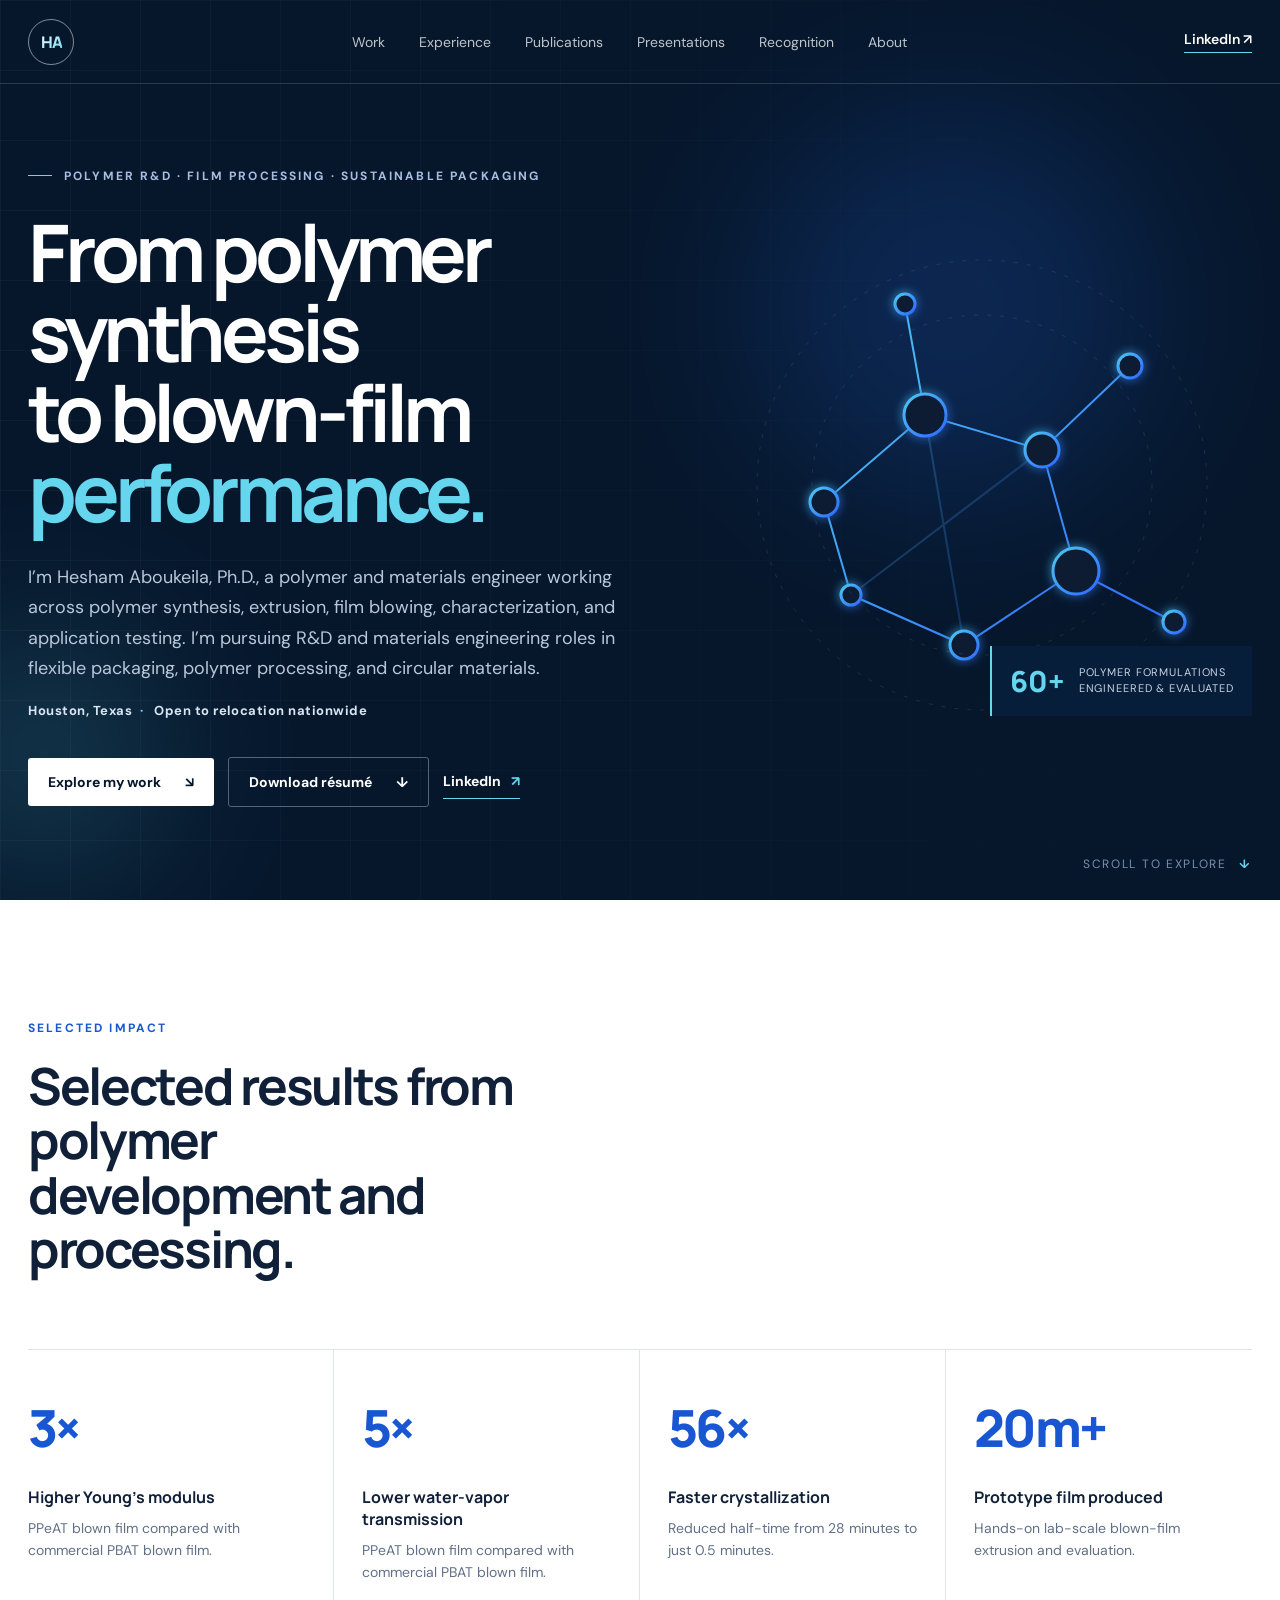
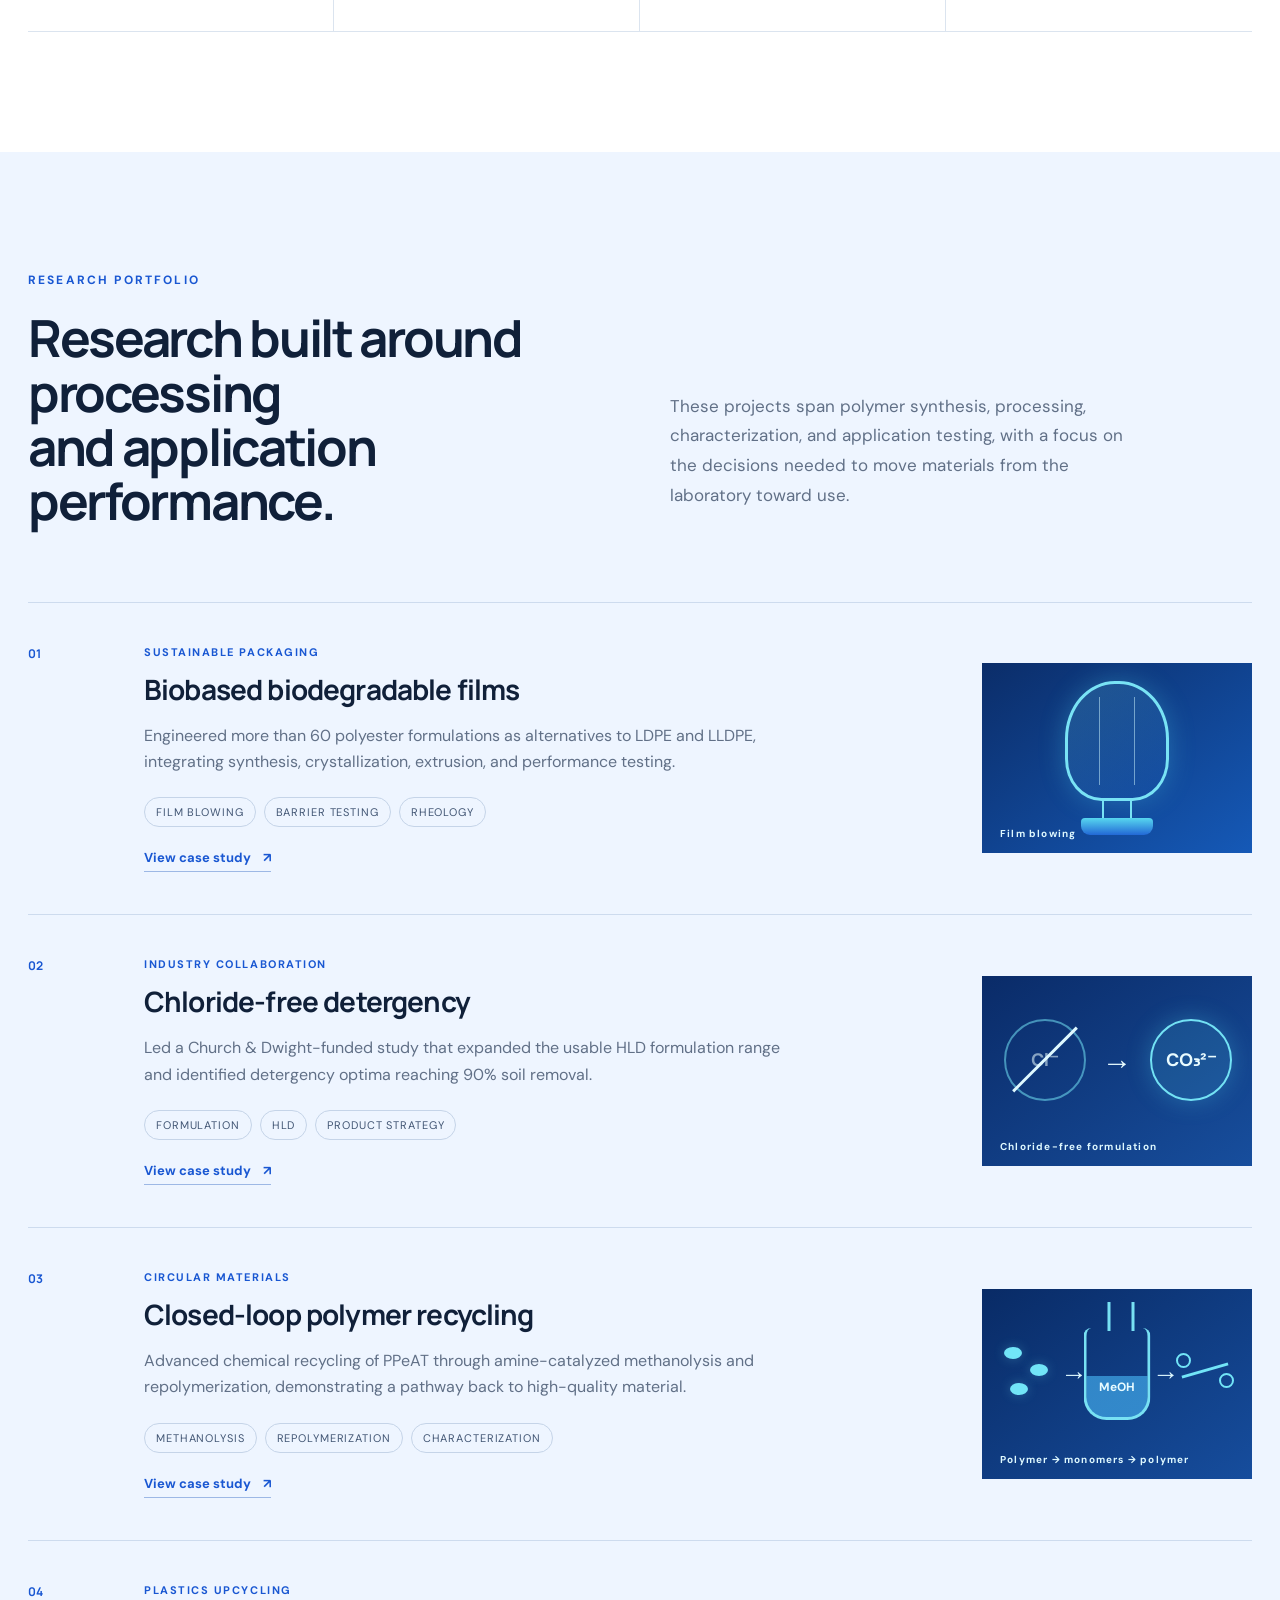
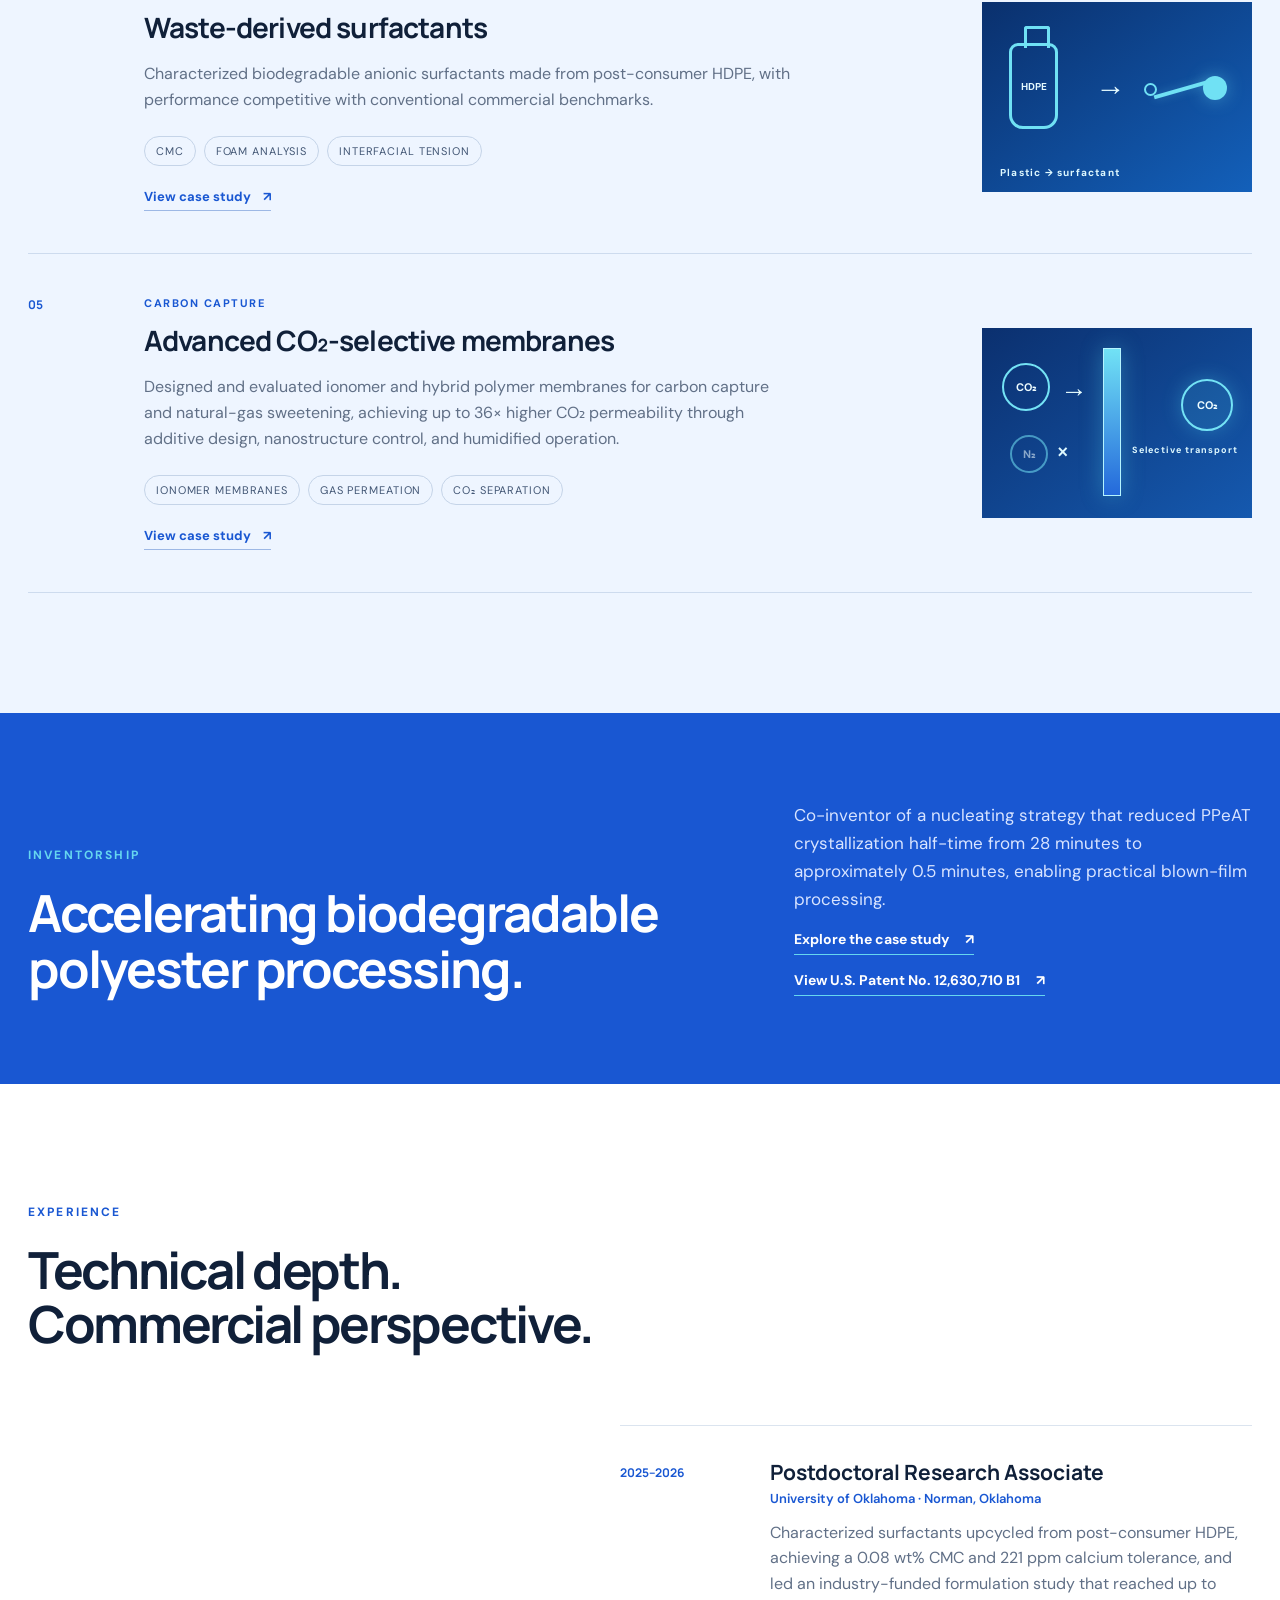
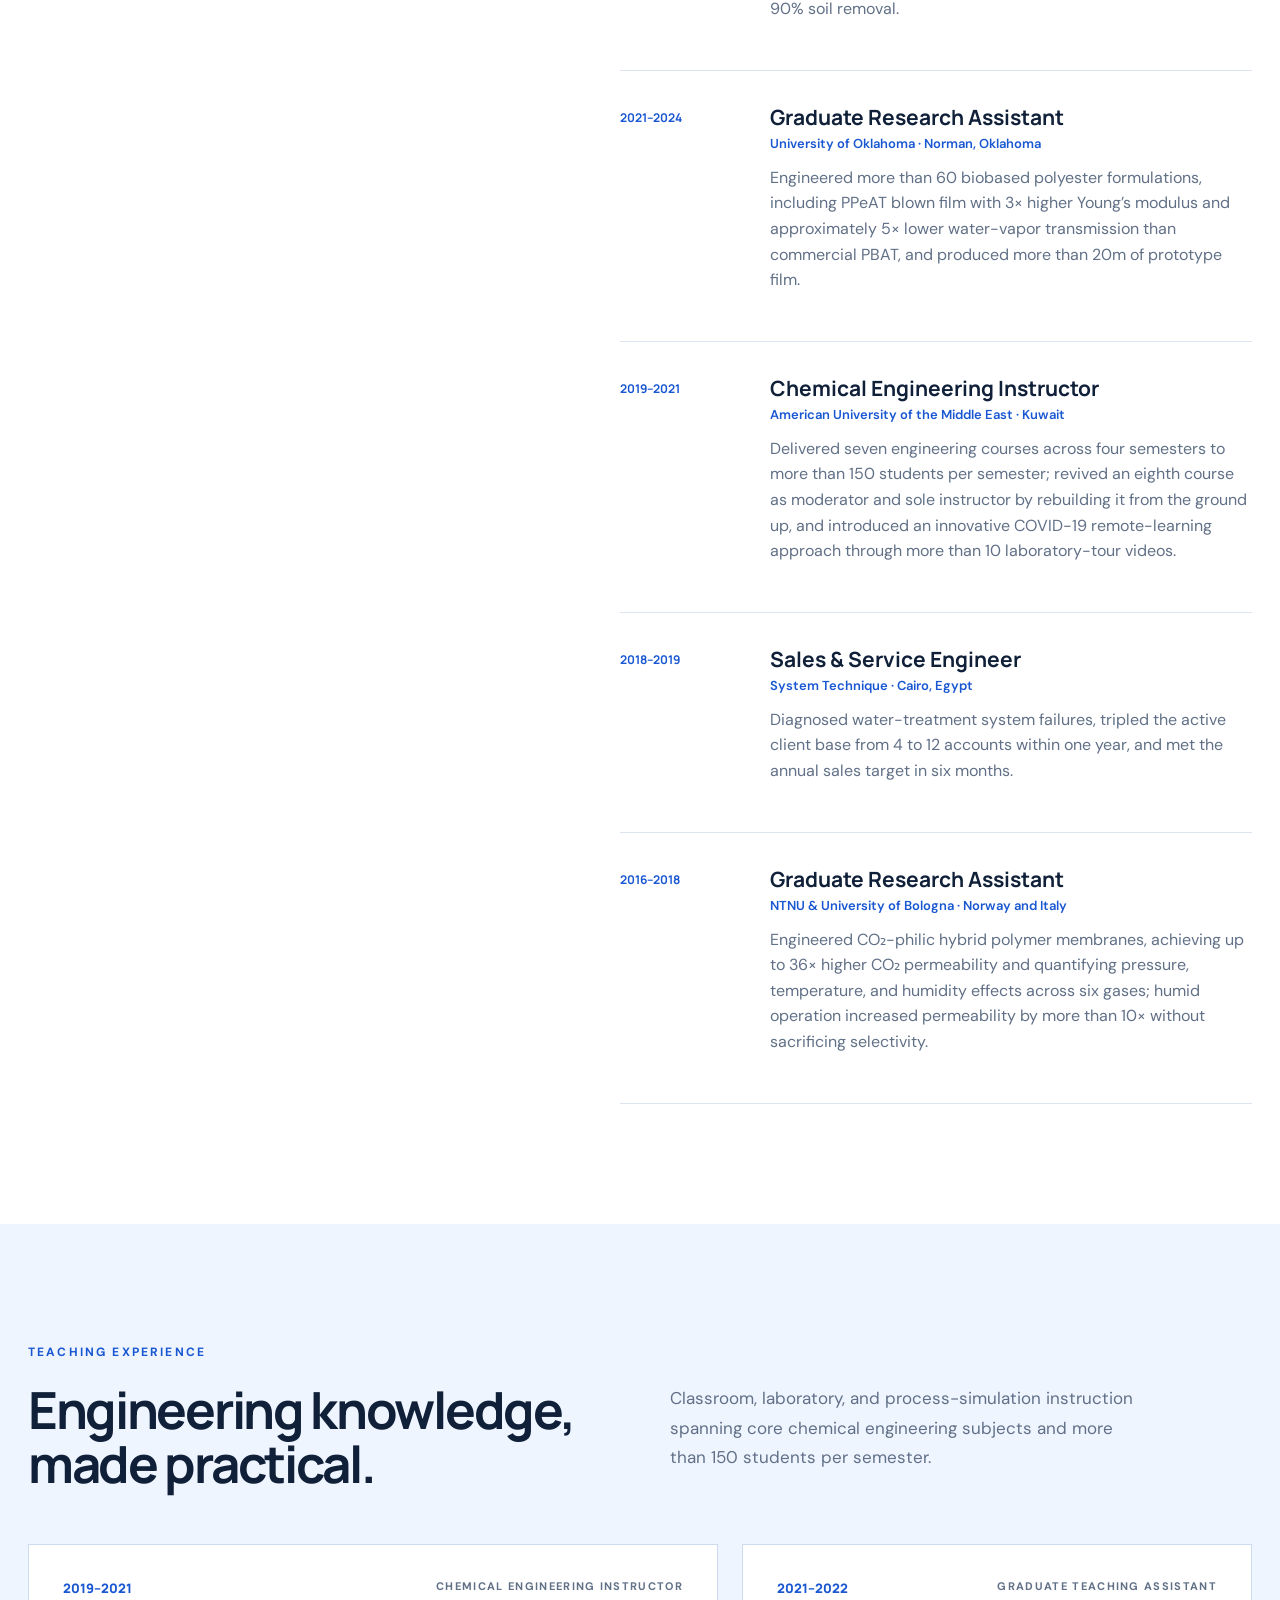
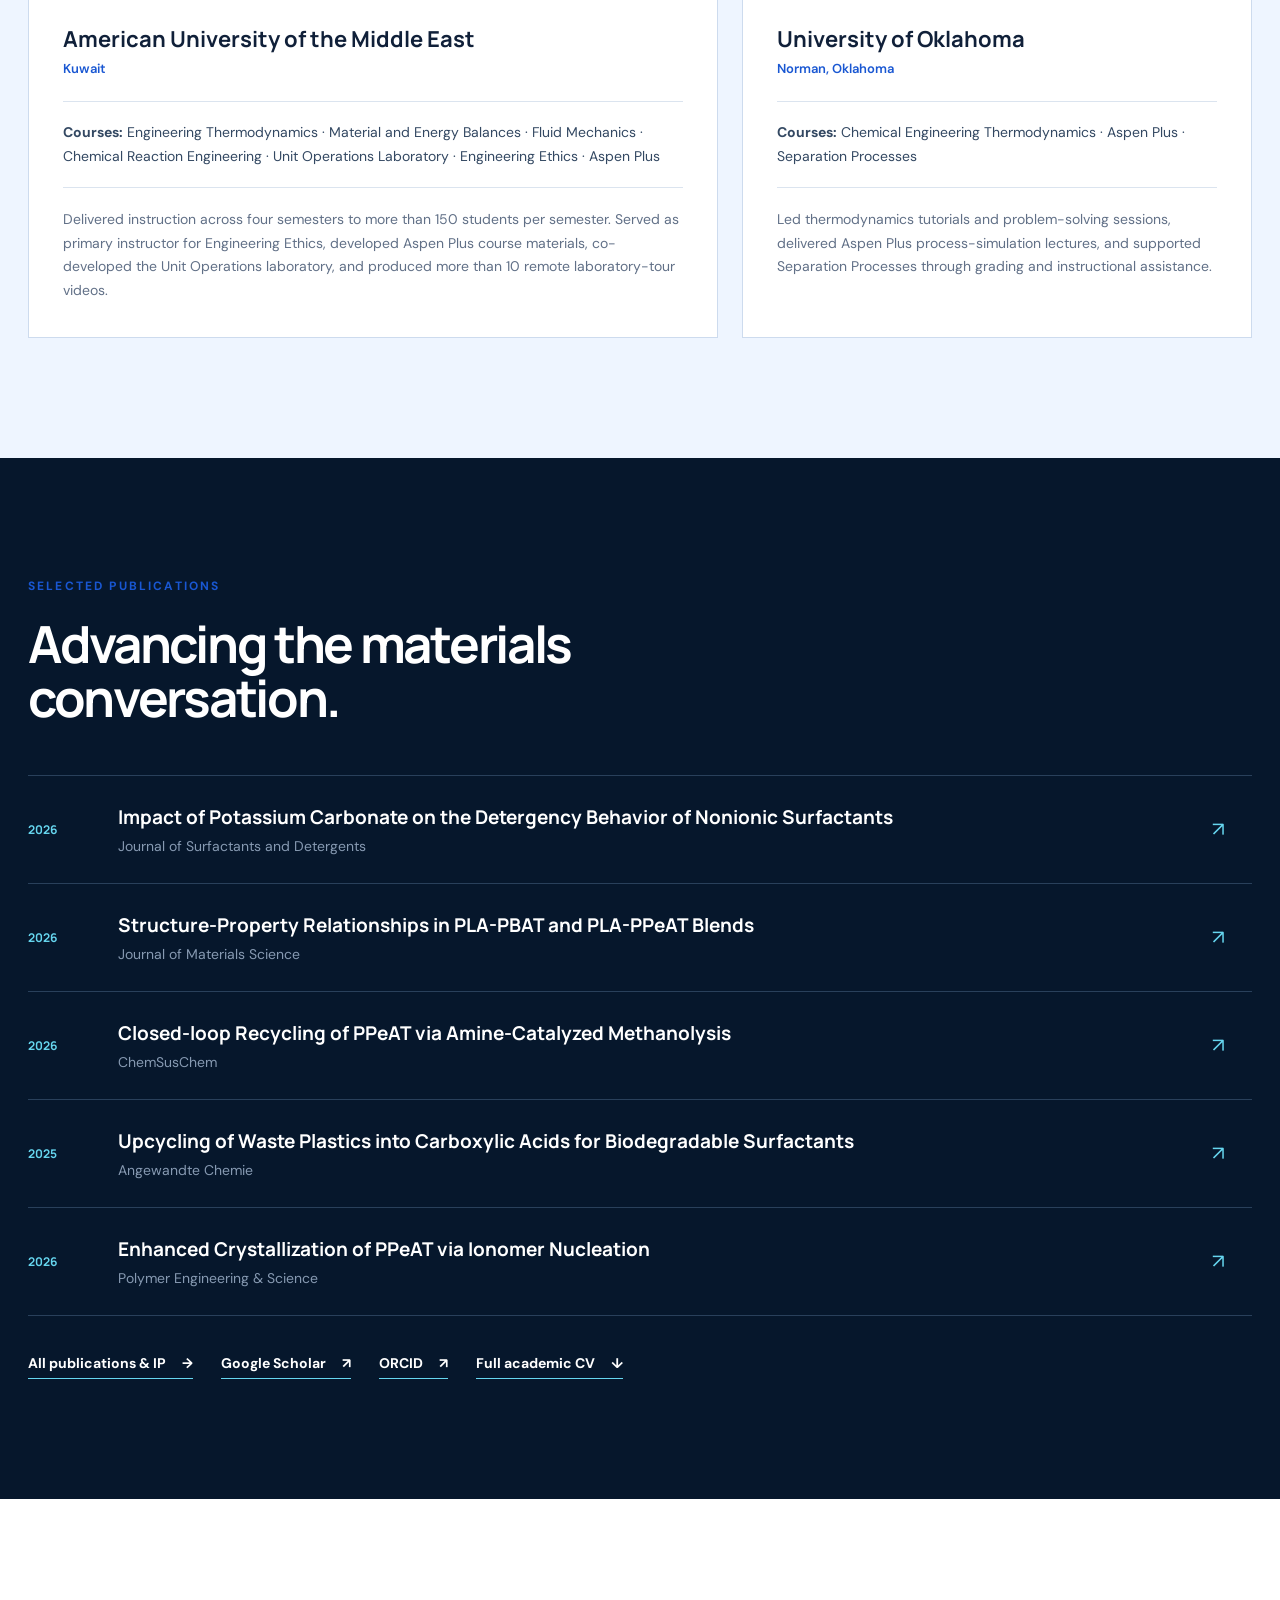
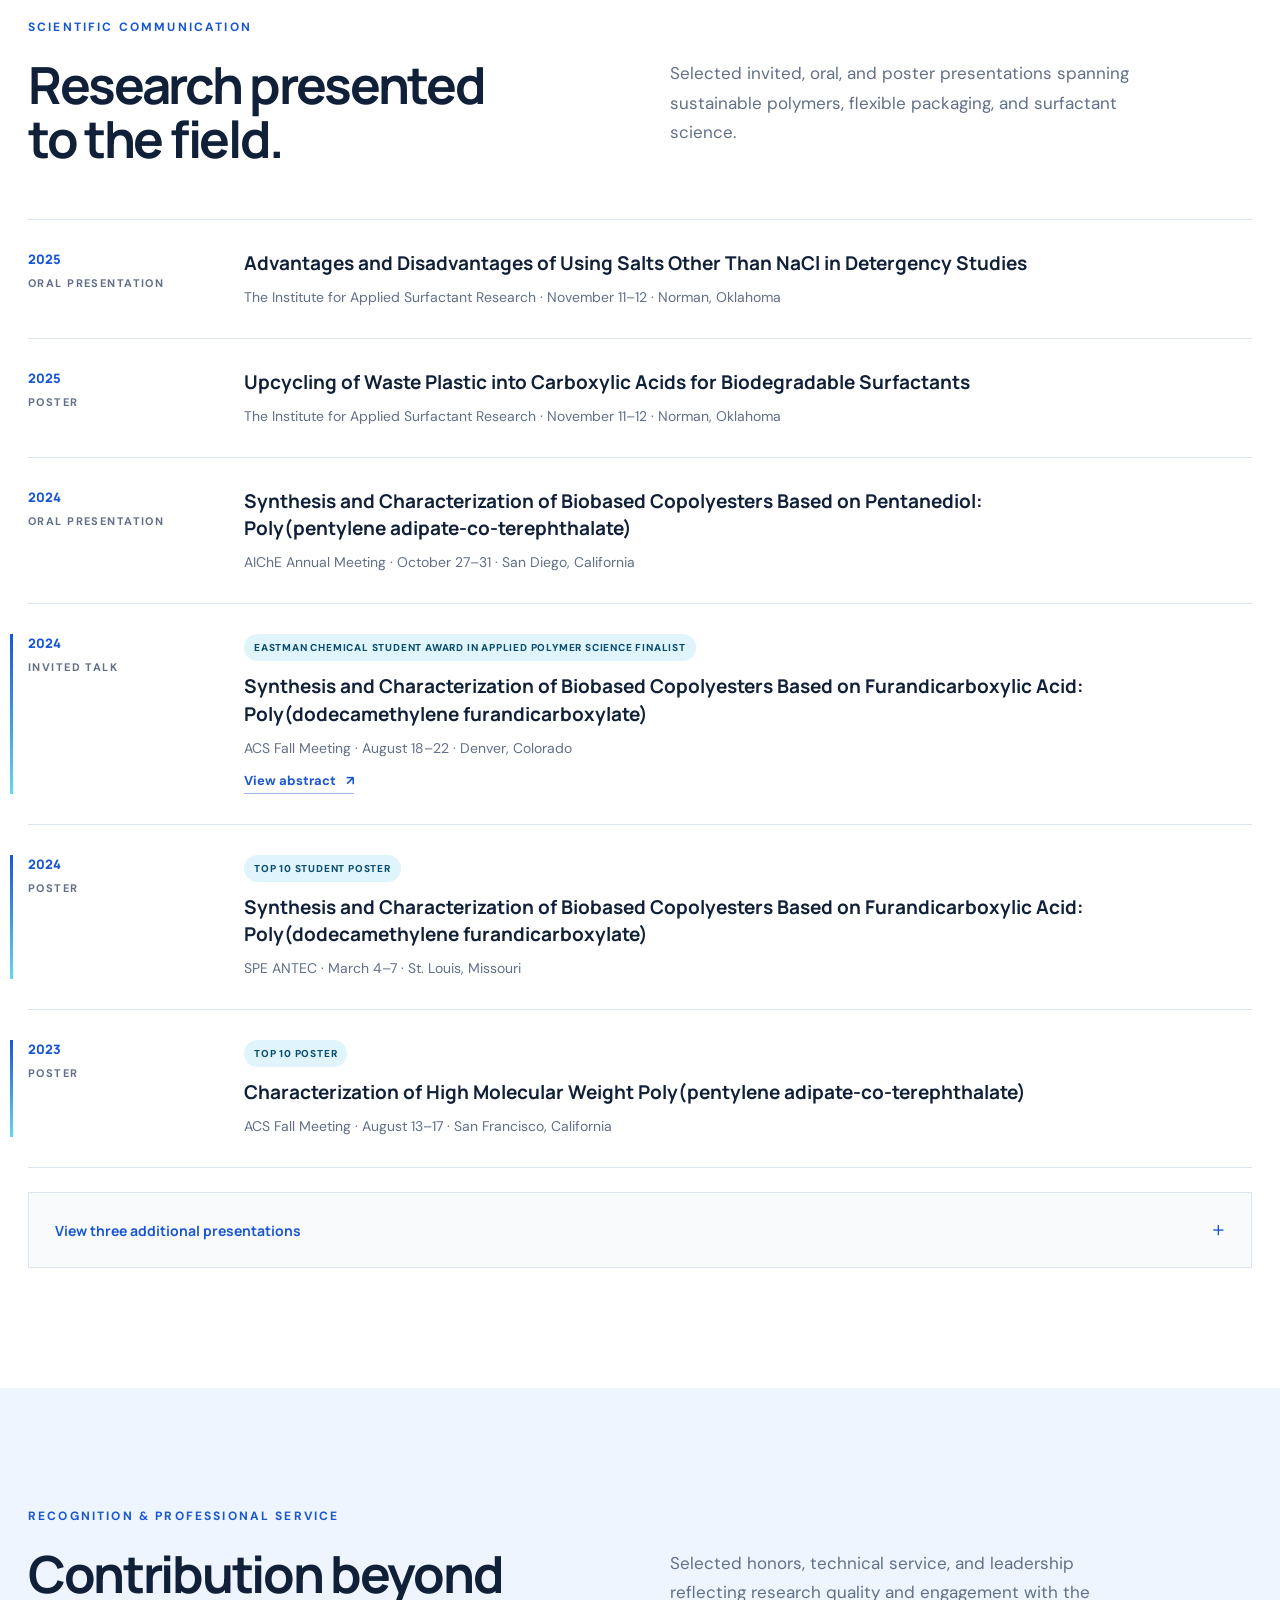
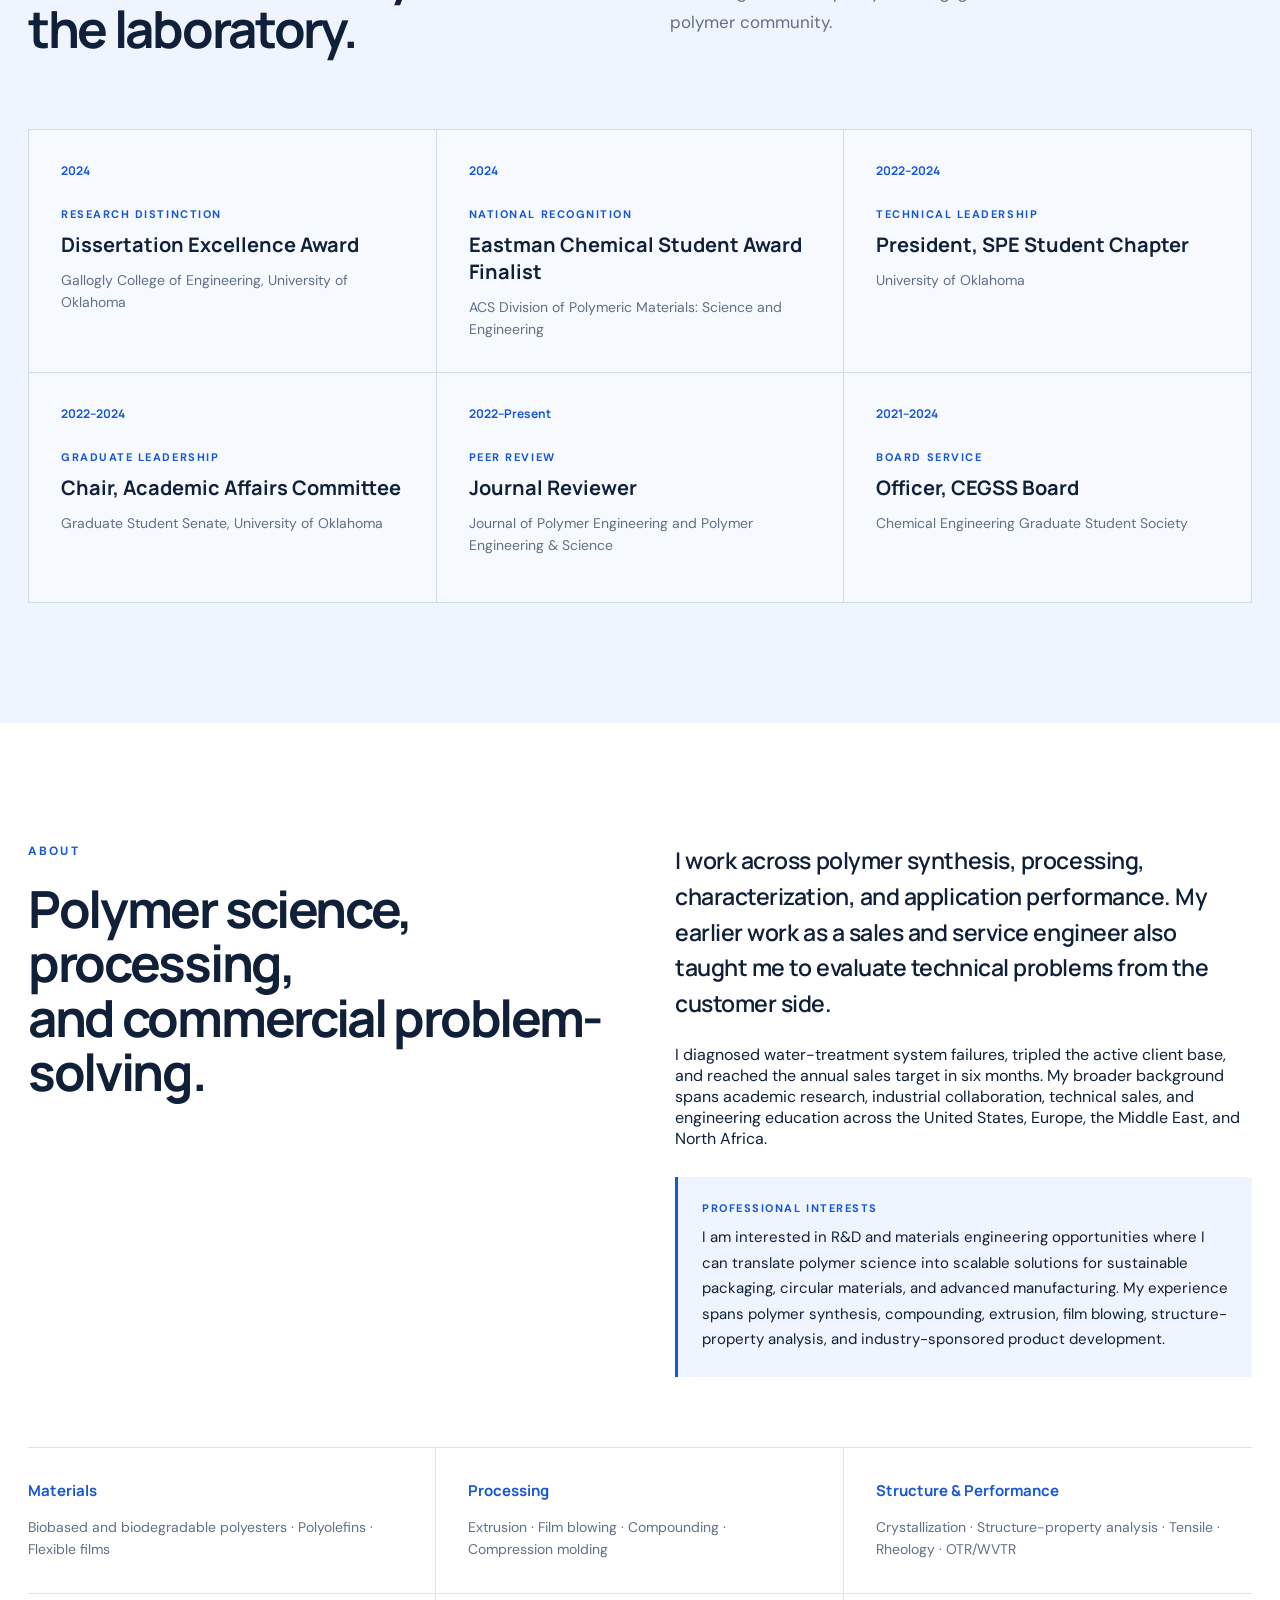
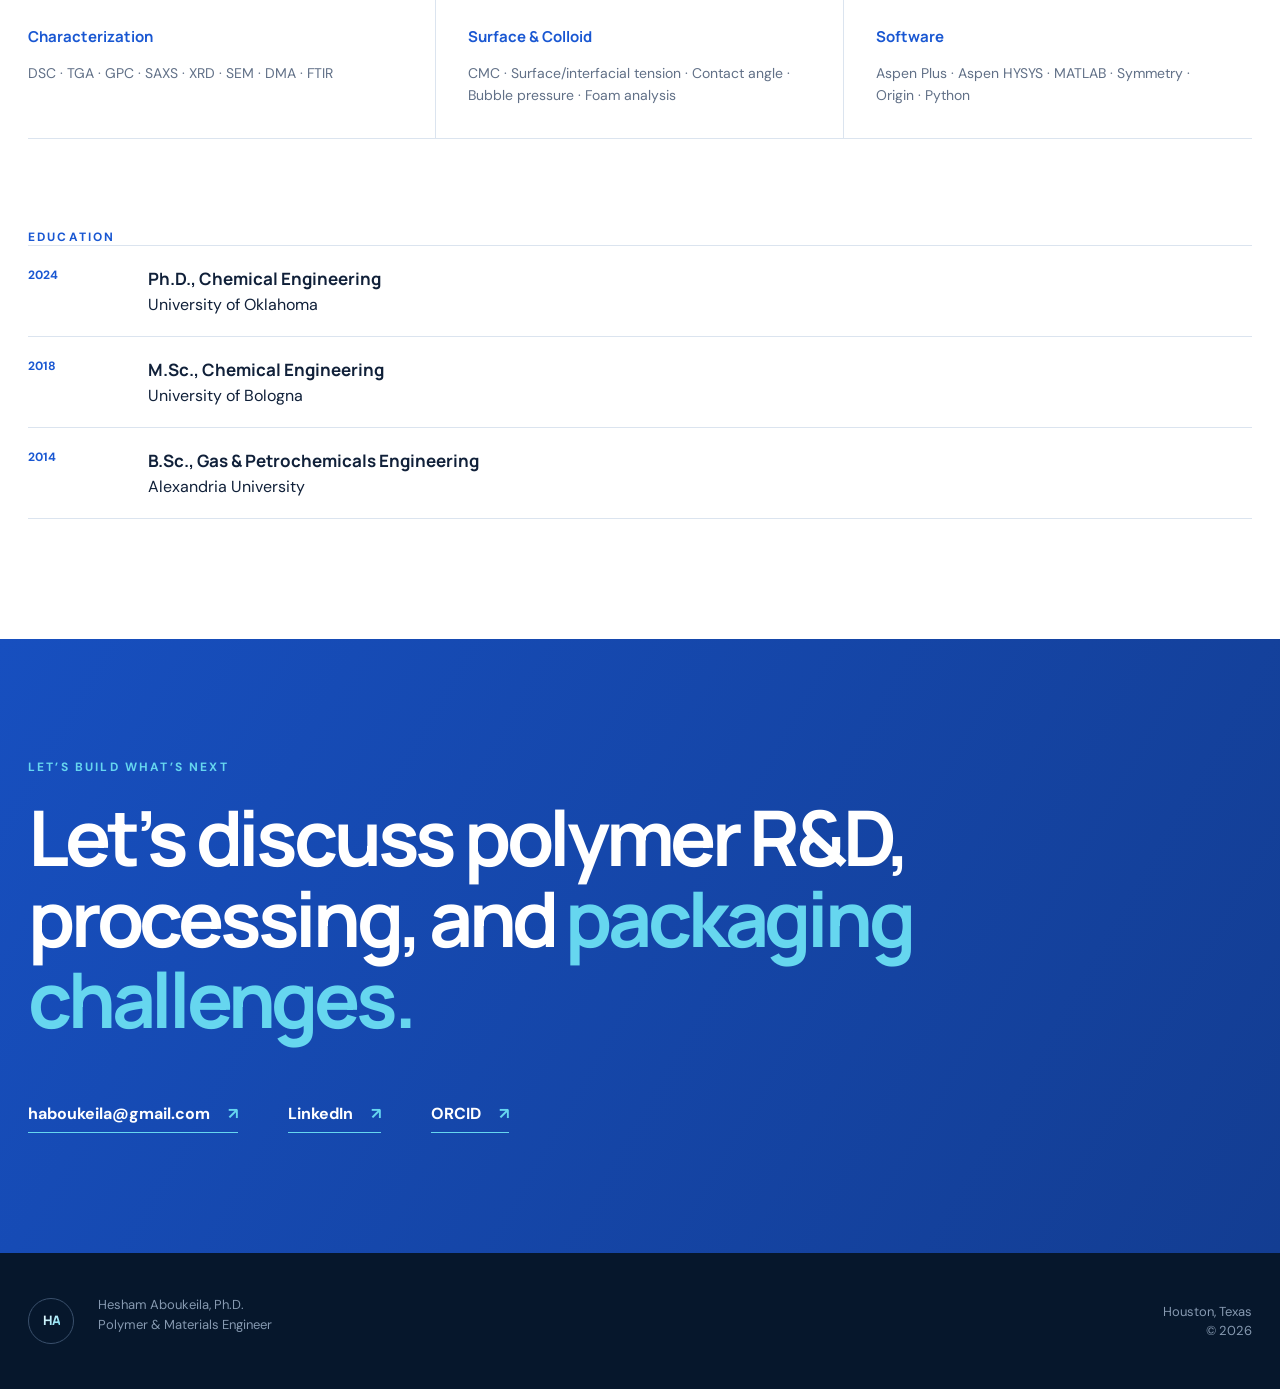
<file: index.html>
<!doctype html>
<html lang="en">
<head>
  <!-- Google tag (gtag.js) -->
  <script async src="https://www.googletagmanager.com/gtag/js?id=G-1Y9TG0JN2R"></script>
  <script>
    window.dataLayer = window.dataLayer || [];
    function gtag(){dataLayer.push(arguments);}
    gtag('js', new Date());
    gtag('config', 'G-1Y9TG0JN2R');
  </script>
  <meta charset="utf-8">
  <meta name="viewport" content="width=device-width,initial-scale=1">
  <meta name="description" content="Hesham Aboukeila, Ph.D. is a polymer and materials engineer advancing sustainable packaging, circular materials, and polymer processing.">
  <link rel="canonical" href="https://hesham-aboukeila.github.io/">
  <meta property="og:type" content="website">
  <meta property="og:url" content="https://hesham-aboukeila.github.io/">
  <meta property="og:title" content="Hesham Aboukeila | Polymer & Materials Engineer">
  <meta property="og:description" content="Polymer R&amp;D spanning synthesis, film processing, packaging performance, and circular materials.">
  <meta property="og:image" content="https://hesham-aboukeila.github.io/og-image.jpg">
  <meta property="og:image:type" content="image/jpeg">
  <meta property="og:image:width" content="1200">
  <meta property="og:image:height" content="630">
  <meta property="og:image:alt" content="Hesham Aboukeila polymer and materials engineering portfolio">
  <meta name="twitter:card" content="summary_large_image">
  <meta name="twitter:title" content="Hesham Aboukeila | Polymer & Materials Engineer">
  <meta name="twitter:description" content="Polymer R&amp;D spanning synthesis, film processing, packaging performance, and circular materials.">
  <meta name="twitter:image" content="https://hesham-aboukeila.github.io/og-image.jpg">
  <meta name="theme-color" content="#071a33">
  <link rel="icon" href="favicon.svg" type="image/svg+xml">
  <link rel="icon" href="favicon-32x32.png" sizes="32x32" type="image/png">
  <link rel="apple-touch-icon" href="apple-touch-icon.png">
  <link rel="manifest" href="site.webmanifest">
  <title>Hesham Aboukeila | Polymer & Materials Engineer</title>
  <link rel="preconnect" href="https://fonts.googleapis.com">
  <link rel="preconnect" href="https://fonts.gstatic.com" crossorigin>
  <link href="https://fonts.googleapis.com/css2?family=DM+Sans:wght@400;500;600;700&family=Manrope:wght@500;600;700;800&display=swap" rel="stylesheet">
  <link rel="stylesheet" href="styles.css?v=11">
  <script type="application/ld+json">
  {
    "@context": "https://schema.org",
    "@type": "ProfilePage",
    "url": "https://hesham-aboukeila.github.io/",
    "name": "Hesham Aboukeila | Polymer & Materials Engineer",
    "mainEntity": {
      "@type": "Person",
      "@id": "https://hesham-aboukeila.github.io/#hesham-aboukeila",
      "name": "Hesham Aboukeila",
      "honorificSuffix": "Ph.D.",
      "jobTitle": "Polymer and Materials Engineer",
      "email": "mailto:haboukeila@gmail.com",
      "url": "https://hesham-aboukeila.github.io/",
      "sameAs": [
        "https://www.linkedin.com/in/heshamaboukeila",
        "https://orcid.org/0000-0002-5541-7204",
        "https://scholar.google.com/citations?user=5-an-XMAAAAJ"
      ],
      "alumniOf": [
        {"@type": "CollegeOrUniversity", "name": "University of Oklahoma"},
        {"@type": "CollegeOrUniversity", "name": "University of Bologna"},
        {"@type": "CollegeOrUniversity", "name": "Alexandria University"}
      ],
      "knowsAbout": [
        "Polymer engineering",
        "Sustainable packaging",
        "Circular materials",
        "Polymer processing",
        "Membrane separations",
        "Surface and colloid science"
      ]
    }
  }
  </script>
</head>
<body>
  <a class="skip-link" href="#main">Skip to content</a>
  <header class="site-header" id="top">
    <a class="brand" href="#top" aria-label="Hesham Aboukeila, home"><span>HA</span></a>
    <nav aria-label="Primary navigation">
      <a href="#work">Work</a><a href="#experience">Experience</a><a href="#publications">Publications</a><a href="#presentations">Presentations</a><a href="#recognition">Recognition</a><a href="#about">About</a><a class="nav-linkedin" href="https://www.linkedin.com/in/heshamaboukeila" target="_blank" rel="noopener">LinkedIn ↗</a>
    </nav>
    <a class="header-contact" href="https://www.linkedin.com/in/heshamaboukeila" target="_blank" rel="noopener">LinkedIn ↗</a>
    <button class="menu" type="button" aria-label="Open navigation" aria-expanded="false"><span></span><span></span></button>
  </header>

  <main id="main">
    <section class="hero">
      <div class="hero-grid"></div>
      <div class="orb orb-one"></div><div class="orb orb-two"></div>
      <div class="hero-copy reveal">
        <p class="eyebrow"><span></span> Polymer R&amp;D · Film processing · Sustainable packaging</p>
        <h1>From polymer synthesis<br>to blown-film<br><em>performance.</em></h1>
        <p class="hero-summary">I’m Hesham Aboukeila, Ph.D., a polymer and materials engineer working across polymer synthesis, extrusion, film blowing, characterization, and application testing. I’m pursuing R&amp;D and materials engineering roles in flexible packaging, polymer processing, and circular materials.</p>
        <p class="hero-location"><span>Houston, Texas</span><span>Open to relocation nationwide</span></p>
        <div class="hero-actions">
          <a class="button primary" href="#work">Explore my work <span>↘</span></a>
          <a class="button ghost" href="Hesham_Aboukeila_Resume.pdf" download>Download résumé <span>↓</span></a>
          <a class="hero-linkedin" href="https://www.linkedin.com/in/heshamaboukeila" target="_blank" rel="noopener">LinkedIn <span>↗</span></a>
        </div>
      </div>
      <div class="hero-visual" aria-hidden="true">
        <svg viewBox="0 0 540 540" role="img">
          <defs><linearGradient id="line" x1="0" y1="0" x2="1" y2="1"><stop stop-color="#4cc9f0"/><stop offset="1" stop-color="#2f67ff"/></linearGradient><filter id="glow"><feGaussianBlur stdDeviation="5" result="b"/><feMerge><feMergeNode in="b"/><feMergeNode in="SourceGraphic"/></feMerge></filter></defs>
          <g class="molecule-lines" stroke="url(#line)" stroke-width="2" fill="none">
            <path d="M112 287L213 200 330 235 418 151M213 200L193 89M330 235L364 356 462 407M364 356L252 430 139 380M112 287L139 380"/>
            <path d="M213 200L252 430M330 235L139 380" opacity=".25"/>
          </g>
          <g fill="#071a33" stroke="url(#line)" stroke-width="3" filter="url(#glow)">
            <circle cx="112" cy="287" r="14"/><circle cx="213" cy="200" r="21"/><circle cx="330" cy="235" r="17"/><circle cx="418" cy="151" r="12"/><circle cx="193" cy="89" r="10"/><circle cx="364" cy="356" r="23"/><circle cx="462" cy="407" r="11"/><circle cx="252" cy="430" r="14"/><circle cx="139" cy="380" r="10"/>
          </g>
          <circle class="orbit" cx="270" cy="270" r="225"/><circle class="orbit small" cx="270" cy="270" r="170"/>
        </svg>
        <div class="visual-note"><strong>60+</strong><span>polymer formulations<br>engineered & evaluated</span></div>
      </div>
      <div class="hero-foot"><span class="scroll">Scroll to explore <b>↓</b></span></div>
    </section>

    <section class="impact section" aria-labelledby="impact-title">
      <div class="section-intro reveal"><p class="kicker">Selected impact</p><h2 id="impact-title">Selected results from polymer<br>development and processing.</h2></div>
      <div class="metrics">
        <article class="metric reveal"><span class="metric-num">3×</span><h3>Higher Young’s modulus</h3><p>PPeAT blown film compared with commercial PBAT blown film.</p></article>
        <article class="metric reveal"><span class="metric-num">5×</span><h3>Lower water-vapor transmission</h3><p>PPeAT blown film compared with commercial PBAT blown film.</p></article>
        <article class="metric reveal"><span class="metric-num">56×</span><h3>Faster crystallization</h3><p>Reduced half-time from 28 minutes to just 0.5 minutes.</p></article>
        <article class="metric reveal"><span class="metric-num">20m+</span><h3>Prototype film produced</h3><p>Hands-on lab-scale blown-film extrusion and evaluation.</p></article>
      </div>
    </section>

    <section class="work section" id="work" aria-labelledby="work-title">
      <div class="section-intro reveal"><p class="kicker">Research portfolio</p><h2 id="work-title">Research built around processing<br>and application performance.</h2><p class="intro-copy">These projects span polymer synthesis, processing, characterization, and application testing, with a focus on the decisions needed to move materials from the laboratory toward use.</p></div>
      <div class="project-list">
        <article class="project reveal"><div class="project-index">01</div><div class="project-body"><p class="tag">Sustainable packaging</p><h3>Biobased biodegradable films</h3><p>Engineered more than 60 polyester formulations as alternatives to LDPE and LLDPE, integrating synthesis, crystallization, extrusion, and performance testing.</p><div class="chips"><span>Film blowing</span><span>Barrier testing</span><span>Rheology</span></div><a class="case-link" href="case-studies/biobased-films.html">View case study <span>↗</span></a></div><div class="project-mark blown-film" aria-hidden="true"><div class="film-bubble"></div><div class="film-neck"></div><div class="die"></div><span class="visual-label">Film blowing</span></div></article>
        <article class="project reveal"><div class="project-index">02</div><div class="project-body"><p class="tag">Industry collaboration</p><h3>Chloride-free detergency</h3><p>Led a Church &amp; Dwight-funded study that expanded the usable HLD formulation range and identified detergency optima reaching 90% soil removal.</p><div class="chips"><span>Formulation</span><span>HLD</span><span>Product strategy</span></div><a class="case-link" href="case-studies/chloride-free-detergency.html">View case study <span>↗</span></a></div><div class="project-mark carbonate-swap" aria-hidden="true"><div class="ion chloride">Cl⁻</div><div class="ion-strike"></div><span class="swap-arrow">→</span><div class="ion carbonate">CO₃²⁻</div><span class="visual-label">Chloride-free formulation</span></div></article>
        <article class="project reveal"><div class="project-index">03</div><div class="project-body"><p class="tag">Circular materials</p><h3>Closed-loop polymer recycling</h3><p>Advanced chemical recycling of PPeAT through amine-catalyzed methanolysis and repolymerization, demonstrating a pathway back to high-quality material.</p><div class="chips"><span>Methanolysis</span><span>Repolymerization</span><span>Characterization</span></div><a class="case-link" href="case-studies/closed-loop-recycling.html">View case study <span>↗</span></a></div><div class="project-mark methanolysis" aria-hidden="true"><div class="recycle-pellets"><i></i><i></i><i></i></div><span class="process-arrow left">→</span><div class="reaction-flask"></div><span class="process-arrow right">→</span><div class="product-chain"><i></i><i></i></div><span class="visual-label">Polymer → monomers → polymer</span></div></article>
        <article class="project reveal"><div class="project-index">04</div><div class="project-body"><p class="tag">Plastics upcycling</p><h3>Waste-derived surfactants</h3><p>Characterized biodegradable anionic surfactants made from post-consumer HDPE, with performance competitive with conventional commercial benchmarks.</p><div class="chips"><span>CMC</span><span>Foam analysis</span><span>Interfacial tension</span></div><a class="case-link" href="case-studies/plastic-derived-surfactants.html">View case study <span>↗</span></a></div><div class="project-mark plastic-surfactant" aria-hidden="true"><div class="hdpe-bottle"></div><span class="conversion-arrow">→</span><div class="surfactant-chain"><i></i></div><span class="visual-label">Plastic → surfactant</span></div></article>
        <article class="project reveal"><div class="project-index">05</div><div class="project-body"><p class="tag">Carbon capture</p><h3>Advanced CO₂-selective membranes</h3><p>Designed and evaluated ionomer and hybrid polymer membranes for carbon capture and natural-gas sweetening, achieving up to 36× higher CO₂ permeability through additive design, nanostructure control, and humidified operation.</p><div class="chips"><span>Ionomer membranes</span><span>Gas permeation</span><span>CO₂ separation</span></div><a class="case-link" href="case-studies/ionomer-membranes.html">View case study <span>↗</span></a></div><div class="project-mark selective-membrane" aria-hidden="true"><div class="gas co2-in">CO₂</div><div class="gas n2">N₂</div><span class="permeate-arrow">→</span><span class="blocked-mark">×</span><div class="selective-layer"></div><div class="gas co2-out">CO₂</div><span class="selectivity-label">Selective transport</span></div></article>
      </div>
    </section>

    <section class="patent-band reveal">
      <div><p class="kicker light">Inventorship</p><h2>Accelerating biodegradable<br>polyester processing.</h2></div>
      <div class="patent-copy"><p>Co-inventor of a nucleating strategy that reduced PPeAT crystallization half-time from 28 minutes to approximately 0.5 minutes, enabling practical blown-film processing.</p><div class="patent-links"><a href="case-studies/crystallization.html">Explore the case study <span>↗</span></a><a href="https://patents.google.com/patent/US12630710B1/en" target="_blank" rel="noopener">View U.S. Patent No. 12,630,710 B1 <span>↗</span></a></div></div>
    </section>

    <section class="experience section" id="experience" aria-labelledby="experience-title">
      <div class="section-intro reveal"><p class="kicker">Experience</p><h2 id="experience-title">Technical depth.<br>Commercial perspective.</h2></div>
      <div class="timeline">
        <article class="role reveal"><div class="role-date">2025–2026</div><div><h3>Postdoctoral Research Associate</h3><p class="place">University of Oklahoma · Norman, Oklahoma</p><p>Characterized surfactants upcycled from post-consumer HDPE, achieving a 0.08 wt% CMC and 221 ppm calcium tolerance, and led an industry-funded formulation study that reached up to 90% soil removal.</p></div></article>
        <article class="role reveal"><div class="role-date">2021–2024</div><div><h3>Graduate Research Assistant</h3><p class="place">University of Oklahoma · Norman, Oklahoma</p><p>Engineered more than 60 biobased polyester formulations, including PPeAT blown film with 3× higher Young’s modulus and approximately 5× lower water-vapor transmission than commercial PBAT, and produced more than 20m of prototype film.</p></div></article>
        <article class="role reveal"><div class="role-date">2019–2021</div><div><h3>Chemical Engineering Instructor</h3><p class="place">American University of the Middle East · Kuwait</p><p>Delivered seven engineering courses across four semesters to more than 150 students per semester; revived an eighth course as moderator and sole instructor by rebuilding it from the ground up, and introduced an innovative COVID-19 remote-learning approach through more than 10 laboratory-tour videos.</p></div></article>
        <article class="role reveal"><div class="role-date">2018–2019</div><div><h3>Sales & Service Engineer</h3><p class="place">System Technique · Cairo, Egypt</p><p>Diagnosed water-treatment system failures, tripled the active client base from 4 to 12 accounts within one year, and met the annual sales target in six months.</p></div></article>
        <article class="role reveal"><div class="role-date">2016–2018</div><div><h3>Graduate Research Assistant</h3><p class="place">NTNU & University of Bologna · Norway and Italy</p><p>Engineered CO₂-philic hybrid polymer membranes, achieving up to 36× higher CO₂ permeability and quantifying pressure, temperature, and humidity effects across six gases; humid operation increased permeability by more than 10× without sacrificing selectivity.</p></div></article>
      </div>
    </section>

    <section class="teaching section" id="teaching" aria-labelledby="teaching-title">
      <div class="section-intro reveal">
        <p class="kicker">Teaching experience</p>
        <h2 id="teaching-title">Engineering knowledge,<br>made practical.</h2>
        <p class="intro-copy">Classroom, laboratory, and process-simulation instruction spanning core chemical engineering subjects and more than 150 students per semester.</p>
      </div>
      <div class="teaching-grid">
        <article class="teaching-card reveal">
          <div class="teaching-meta"><span>2019–2021</span><strong>Chemical Engineering Instructor</strong></div>
          <h3>American University of the Middle East</h3>
          <p class="place">Kuwait</p>
          <p class="teaching-courses"><strong>Courses:</strong> Engineering Thermodynamics · Material and Energy Balances · Fluid Mechanics · Chemical Reaction Engineering · Unit Operations Laboratory · Engineering Ethics · Aspen Plus</p>
          <p class="teaching-impact">Delivered instruction across four semesters to more than 150 students per semester. Served as primary instructor for Engineering Ethics, developed Aspen Plus course materials, co-developed the Unit Operations laboratory, and produced more than 10 remote laboratory-tour videos.</p>
        </article>
        <article class="teaching-card reveal">
          <div class="teaching-meta"><span>2021–2022</span><strong>Graduate Teaching Assistant</strong></div>
          <h3>University of Oklahoma</h3>
          <p class="place">Norman, Oklahoma</p>
          <p class="teaching-courses"><strong>Courses:</strong> Chemical Engineering Thermodynamics · Aspen Plus · Separation Processes</p>
          <p class="teaching-impact">Led thermodynamics tutorials and problem-solving sessions, delivered Aspen Plus process-simulation lectures, and supported Separation Processes through grading and instructional assistance.</p>
        </article>
      </div>
    </section>

    <section class="publications section" id="publications" aria-labelledby="pub-title">
      <div class="section-intro reveal"><p class="kicker">Selected publications</p><h2 id="pub-title">Advancing the materials<br>conversation.</h2></div>
      <div class="pub-list">
        <a class="publication reveal" href="https://doi.org/10.1002/jsde.70064" target="_blank" rel="noopener"><span class="pub-year">2026</span><div><h3>Impact of Potassium Carbonate on the Detergency Behavior of Nonionic Surfactants</h3><p>Journal of Surfactants and Detergents</p></div><span class="arrow">↗</span></a>
        <a class="publication reveal" href="https://doi.org/10.1007/s10853-026-12836-3" target="_blank" rel="noopener"><span class="pub-year">2026</span><div><h3>Structure-Property Relationships in PLA-PBAT and PLA-PPeAT Blends</h3><p>Journal of Materials Science</p></div><span class="arrow">↗</span></a>
        <a class="publication reveal" href="https://doi.org/10.1002/cssc.70664" target="_blank" rel="noopener"><span class="pub-year">2026</span><div><h3>Closed-loop Recycling of PPeAT via Amine-Catalyzed Methanolysis</h3><p>ChemSusChem</p></div><span class="arrow">↗</span></a>
        <a class="publication reveal" href="https://doi.org/10.1002/anie.202517471" target="_blank" rel="noopener"><span class="pub-year">2025</span><div><h3>Upcycling of Waste Plastics into Carboxylic Acids for Biodegradable Surfactants</h3><p>Angewandte Chemie</p></div><span class="arrow">↗</span></a>
        <a class="publication reveal" href="https://doi.org/10.1002/pen.70307" target="_blank" rel="noopener"><span class="pub-year">2026</span><div><h3>Enhanced Crystallization of PPeAT via Ionomer Nucleation</h3><p>Polymer Engineering & Science</p></div><span class="arrow">↗</span></a>
      </div>
      <div class="research-links reveal"><a class="scholar-link" href="publications.html">All publications &amp; IP <span>→</span></a><a class="scholar-link" href="https://scholar.google.com/citations?user=5-an-XMAAAAJ&hl=en" target="_blank" rel="noopener">Google Scholar <span>↗</span></a><a class="scholar-link" href="https://orcid.org/0000-0002-5541-7204" target="_blank" rel="me noopener">ORCID <span>↗</span></a><a class="scholar-link" href="Hesham_Aboukeila_Full_Academic_CV.pdf" download>Full academic CV <span>↓</span></a></div>
    </section>

    <section class="presentations section" id="presentations" aria-labelledby="presentations-title">
      <div class="section-intro reveal">
        <p class="kicker">Scientific communication</p>
        <h2 id="presentations-title">Research presented<br>to the field.</h2>
        <p class="intro-copy">Selected invited, oral, and poster presentations spanning sustainable polymers, flexible packaging, and surfactant science.</p>
      </div>
      <div class="presentation-list">
        <article class="presentation reveal">
          <div class="presentation-meta"><span>2025</span><strong>Oral presentation</strong></div>
          <div class="presentation-body"><h3>Advantages and Disadvantages of Using Salts Other Than NaCl in Detergency Studies</h3><p>The Institute for Applied Surfactant Research · November 11–12 · Norman, Oklahoma</p></div>
        </article>
        <article class="presentation reveal">
          <div class="presentation-meta"><span>2025</span><strong>Poster</strong></div>
          <div class="presentation-body"><h3>Upcycling of Waste Plastic into Carboxylic Acids for Biodegradable Surfactants</h3><p>The Institute for Applied Surfactant Research · November 11–12 · Norman, Oklahoma</p></div>
        </article>
        <article class="presentation reveal">
          <div class="presentation-meta"><span>2024</span><strong>Oral presentation</strong></div>
          <div class="presentation-body"><h3>Synthesis and Characterization of Biobased Copolyesters Based on Pentanediol: Poly(pentylene adipate-co-terephthalate)</h3><p>AIChE Annual Meeting · October 27–31 · San Diego, California</p></div>
        </article>
        <article class="presentation featured-presentation reveal">
          <div class="presentation-meta"><span>2024</span><strong>Invited talk</strong></div>
          <div class="presentation-body"><div class="presentation-badge">Eastman Chemical Student Award in Applied Polymer Science Finalist</div><h3>Synthesis and Characterization of Biobased Copolyesters Based on Furandicarboxylic Acid: Poly(dodecamethylene furandicarboxylate)</h3><p>ACS Fall Meeting · August 18–22 · Denver, Colorado</p><a href="https://acs.digitellinc.com/p/s/synthesis-and-characterization-of-biobased-copolyesters-based-on-furandicarboxylic-acid-polydodecamethylene-furandicarboxylate-613106" target="_blank" rel="noopener">View abstract <span>↗</span></a></div>
        </article>
        <article class="presentation featured-presentation reveal">
          <div class="presentation-meta"><span>2024</span><strong>Poster</strong></div>
          <div class="presentation-body"><div class="presentation-badge">Top 10 Student Poster</div><h3>Synthesis and Characterization of Biobased Copolyesters Based on Furandicarboxylic Acid: Poly(dodecamethylene furandicarboxylate)</h3><p>SPE ANTEC · March 4–7 · St. Louis, Missouri</p></div>
        </article>
        <article class="presentation featured-presentation reveal">
          <div class="presentation-meta"><span>2023</span><strong>Poster</strong></div>
          <div class="presentation-body"><div class="presentation-badge">Top 10 Poster</div><h3>Characterization of High Molecular Weight Poly(pentylene adipate-co-terephthalate)</h3><p>ACS Fall Meeting · August 13–17 · San Francisco, California</p></div>
        </article>
      </div>
      <details class="additional-presentations reveal">
        <summary>View three additional presentations <span>+</span></summary>
        <div class="additional-list">
          <article class="presentation">
            <div class="presentation-meta"><span>2024</span><strong>Poster</strong></div>
            <div class="presentation-body"><h3>Synthesis and Characterization of Biobased Copolyesters Based on Pentanediol: Poly(pentylene adipate-co-terephthalate)</h3><p>ACS Fall Meeting · August 18–22 · Denver, Colorado</p><a href="https://acs.digitellinc.com/p/s/title-synthesis-and-characterization-of-biobased-copolyesters-based-on-pentanediol-polypentylene-adipate-co-terephthalate-poster-board-s01-610985" target="_blank" rel="noopener">View abstract <span>↗</span></a></div>
          </article>
          <article class="presentation">
            <div class="presentation-meta"><span>2023</span><strong>Poster</strong></div>
            <div class="presentation-body"><h3>Synthesis and Characterization of High Molecular Weight Branched Poly(pentylene adipate-co-terephthalate)</h3><p>ACS Southwest Regional Meeting · November 15–18 · Oklahoma City, Oklahoma</p></div>
          </article>
          <article class="presentation">
            <div class="presentation-meta"><span>2023</span><strong>Poster</strong></div>
            <div class="presentation-body"><h3>Effect of Modified Silica on the Glass Transition Temperature of Polyisobutylene</h3><p>SPE ANTEC · March 27–30 · Denver, Colorado</p><a href="https://www.4spe.org/i4a/pages/index.cfm?pageID=8127" target="_blank" rel="noopener">View proceedings entry <span>↗</span></a></div>
          </article>
        </div>
      </details>
    </section>
    <section class="recognition section" id="recognition" aria-labelledby="recognition-title">
      <div class="section-intro reveal"><p class="kicker">Recognition & professional service</p><h2 id="recognition-title">Contribution beyond<br>the laboratory.</h2><p class="intro-copy">Selected honors, technical service, and leadership reflecting research quality and engagement with the polymer community.</p></div>
      <div class="recognition-grid">
        <article class="recognition-card reveal"><span>2024</span><p class="tag">Research distinction</p><h3>Dissertation Excellence Award</h3><p>Gallogly College of Engineering, University of Oklahoma</p></article>
        <article class="recognition-card reveal"><span>2024</span><p class="tag">National recognition</p><h3>Eastman Chemical Student Award Finalist</h3><p>ACS Division of Polymeric Materials: Science and Engineering</p></article>
        <article class="recognition-card reveal"><span>2022–2024</span><p class="tag">Technical leadership</p><h3>President, SPE Student Chapter</h3><p>University of Oklahoma</p></article>
        <article class="recognition-card reveal"><span>2022–2024</span><p class="tag">Graduate leadership</p><h3>Chair, Academic Affairs Committee</h3><p>Graduate Student Senate, University of Oklahoma</p></article>
        <article class="recognition-card reveal"><span>2022–Present</span><p class="tag">Peer review</p><h3>Journal Reviewer</h3><p>Journal of Polymer Engineering and Polymer Engineering & Science</p></article>
        <article class="recognition-card reveal"><span>2021–2024</span><p class="tag">Board service</p><h3>Officer, CEGSS Board</h3><p>Chemical Engineering Graduate Student Society</p></article>
      </div>
    </section>

    <section class="about section" id="about" aria-labelledby="about-title">
      <div class="about-heading reveal"><p class="kicker">About</p><h2 id="about-title">Polymer science, processing,<br>and commercial problem-solving.</h2></div>
      <div class="about-copy reveal"><p class="lead">I work across polymer synthesis, processing, characterization, and application performance. My earlier work as a sales and service engineer also taught me to evaluate technical problems from the customer side.</p><p>I diagnosed water-treatment system failures, tripled the active client base, and reached the annual sales target in six months. My broader background spans academic research, industrial collaboration, technical sales, and engineering education across the United States, Europe, the Middle East, and North Africa.</p><div class="interest-statement"><span>Professional interests</span><p>I am interested in R&amp;D and materials engineering opportunities where I can translate polymer science into scalable solutions for sustainable packaging, circular materials, and advanced manufacturing. My experience spans polymer synthesis, compounding, extrusion, film blowing, structure-property analysis, and industry-sponsored product development.</p></div></div>
      <div class="expertise reveal">
        <div><h3>Materials</h3><p>Biobased and biodegradable polyesters · Polyolefins · Flexible films</p></div>
        <div><h3>Processing</h3><p>Extrusion · Film blowing · Compounding · Compression molding</p></div>
        <div><h3>Structure & Performance</h3><p>Crystallization · Structure-property analysis · Tensile · Rheology · OTR/WVTR</p></div>
        <div><h3>Characterization</h3><p>DSC · TGA · GPC · SAXS · XRD · SEM · DMA · FTIR</p></div>
        <div><h3>Surface & Colloid</h3><p>CMC · Surface/interfacial tension · Contact angle · Bubble pressure · Foam analysis</p></div>
        <div><h3>Software</h3><p>Aspen Plus · Aspen HYSYS · MATLAB · Symmetry · Origin · Python</p></div>
      </div>
      <div class="education reveal">
        <p class="kicker">Education</p>
        <div><span>2024</span><p><strong>Ph.D., Chemical Engineering</strong>University of Oklahoma</p></div>
        <div><span>2018</span><p><strong>M.Sc., Chemical Engineering</strong>University of Bologna</p></div>
        <div><span>2014</span><p><strong>B.Sc., Gas & Petrochemicals Engineering</strong>Alexandria University</p></div>
      </div>
    </section>

    <section class="contact">
      <p class="kicker light">Let’s build what’s next</p>
      <h2>Let’s discuss polymer R&amp;D,<br>processing, and <em>packaging challenges.</em></h2>
      <div class="contact-links"><a href="mailto:haboukeila@gmail.com">haboukeila@gmail.com <span>↗</span></a><a href="https://www.linkedin.com/in/heshamaboukeila" target="_blank" rel="noopener">LinkedIn <span>↗</span></a><a href="https://orcid.org/0000-0002-5541-7204" target="_blank" rel="me noopener">ORCID <span>↗</span></a></div>
    </section>
  </main>

  <footer><a class="brand footer-brand" href="#top"><span>HA</span></a><p>Hesham Aboukeila, Ph.D.<br>Polymer & Materials Engineer</p><p class="footer-right">Houston, Texas<br><span id="year"></span></p></footer>
  <script src="script.js"></script>
</body>
</html>
</file>
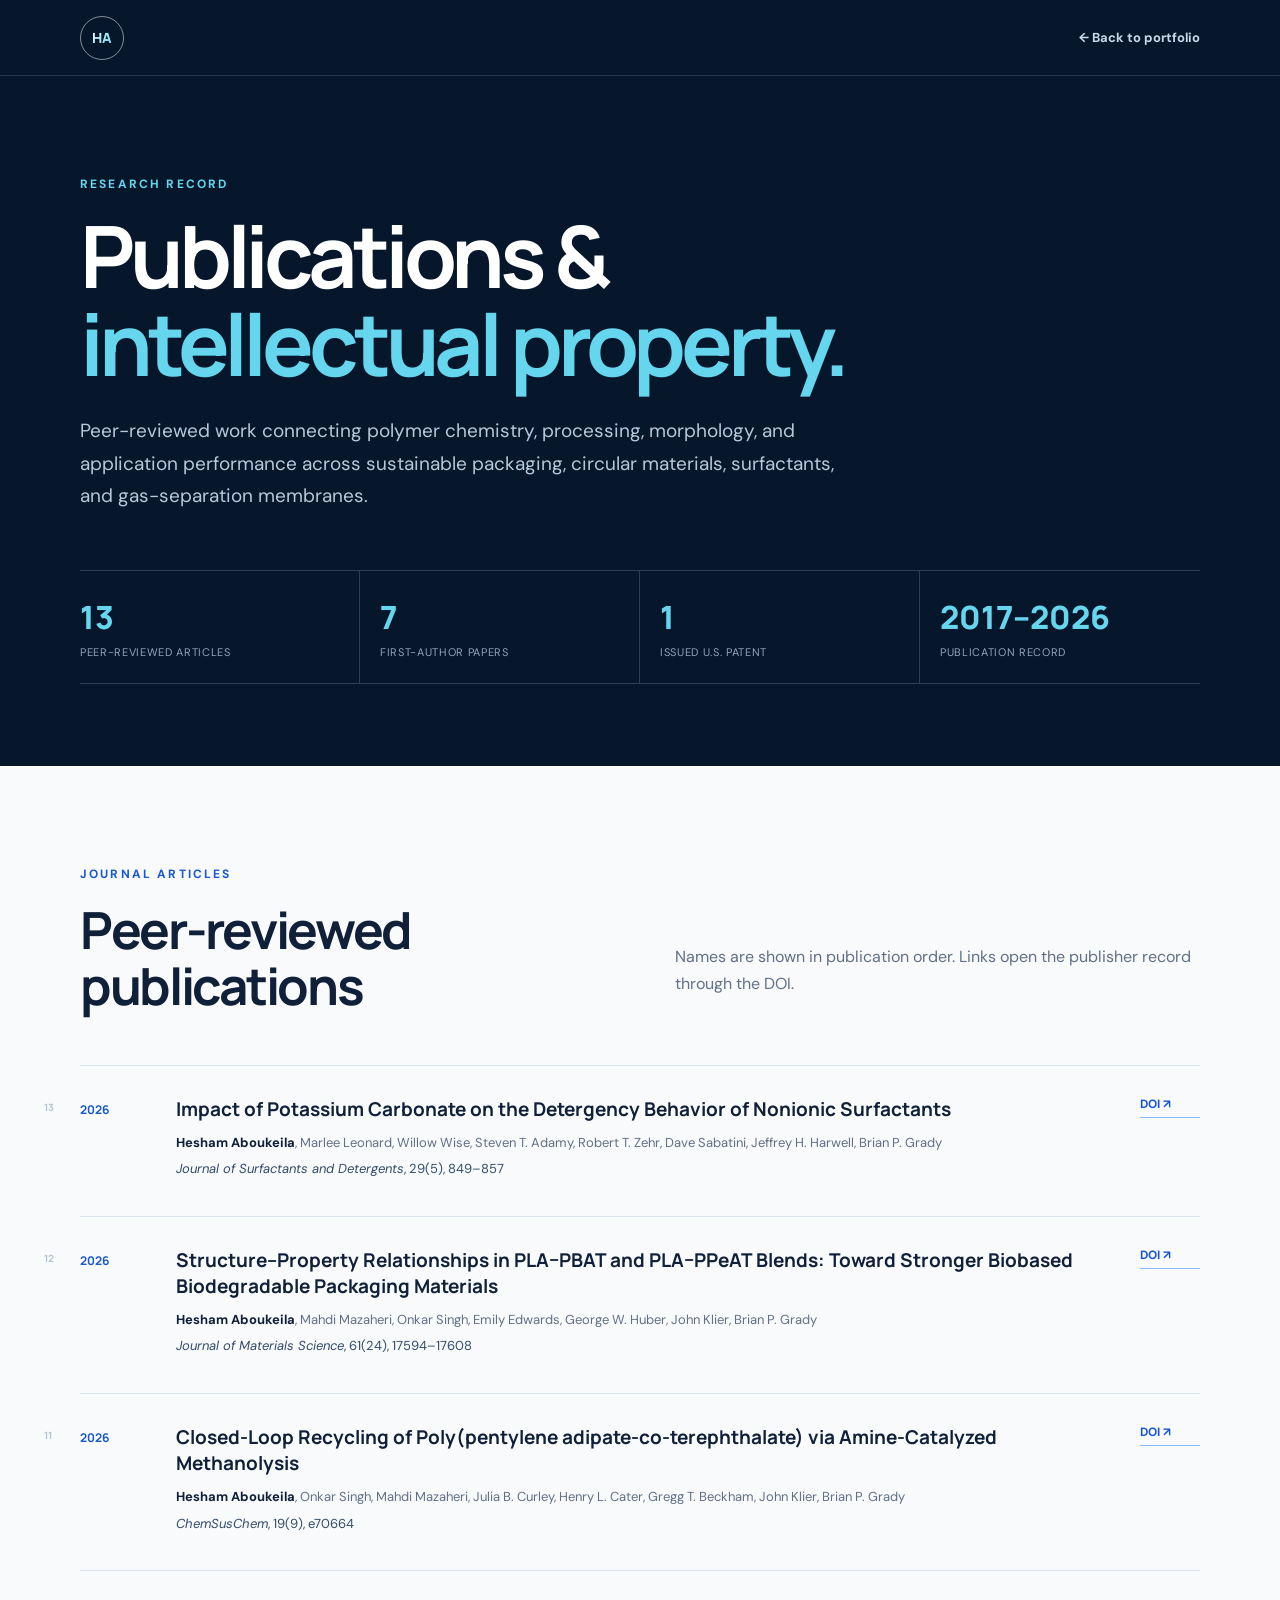
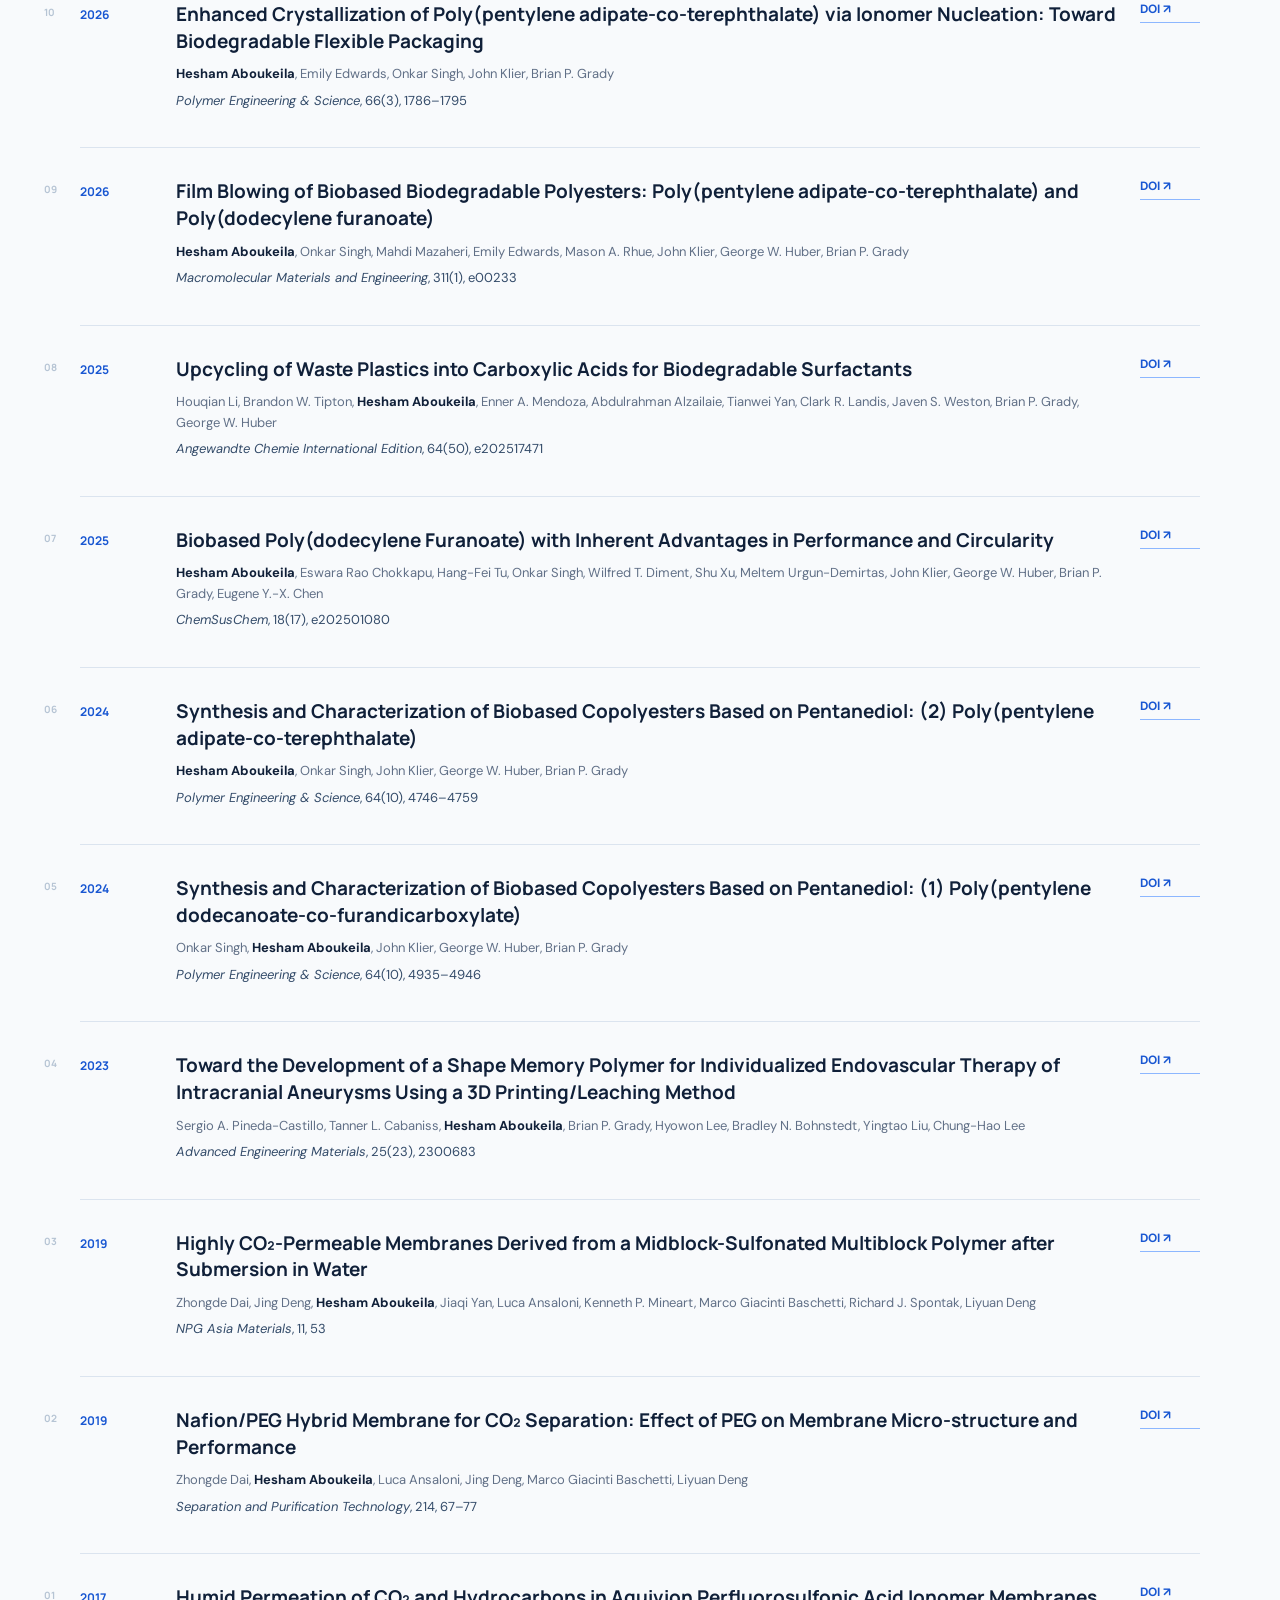
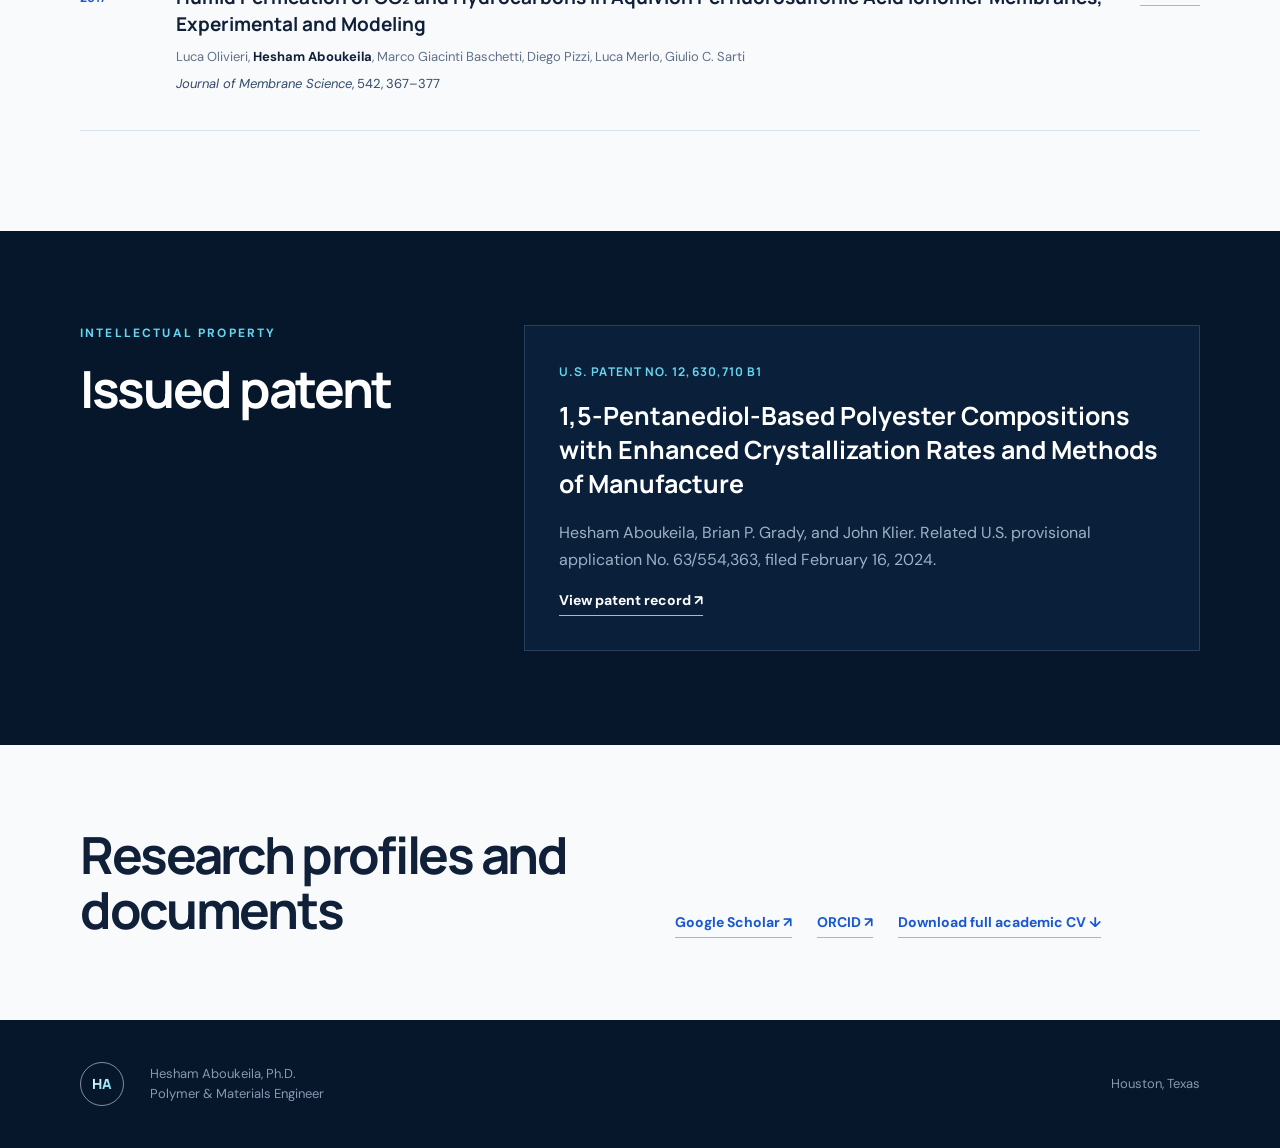
<file: publications.html>
<!doctype html>
<html lang="en">
<head>
  <meta charset="utf-8"><meta name="viewport" content="width=device-width,initial-scale=1">
  <meta name="description" content="Peer-reviewed publications and intellectual property by Hesham Aboukeila, Ph.D., spanning sustainable polymers, recycling, surfactants, and gas-separation membranes.">
  <link rel="canonical" href="https://hesham-aboukeila.github.io/publications.html">
  <meta property="og:type" content="website"><meta property="og:url" content="https://hesham-aboukeila.github.io/publications.html"><meta property="og:title" content="Publications & Intellectual Property | Hesham Aboukeila"><meta property="og:description" content="13 peer-reviewed articles and intellectual property in sustainable polymer and materials engineering."><meta property="og:image" content="https://hesham-aboukeila.github.io/og-image.jpg"><meta name="twitter:card" content="summary_large_image">
  <link rel="icon" href="favicon.svg" type="image/svg+xml"><link rel="apple-touch-icon" href="apple-touch-icon.png"><link rel="manifest" href="site.webmanifest">
  <title>Publications & Intellectual Property | Hesham Aboukeila</title>
  <link rel="preconnect" href="https://fonts.googleapis.com"><link rel="preconnect" href="https://fonts.gstatic.com" crossorigin><link href="https://fonts.googleapis.com/css2?family=DM+Sans:wght@400;500;600;700&family=Manrope:wght@500;600;700;800&display=swap" rel="stylesheet">
  <link rel="stylesheet" href="publications.css">
  <script type="application/ld+json">{"@context":"https://schema.org","@type":"CollectionPage","name":"Publications & Intellectual Property","url":"https://hesham-aboukeila.github.io/publications.html","author":{"@id":"https://hesham-aboukeila.github.io/#hesham-aboukeila"},"about":["Sustainable polymers","Chemical recycling","Surfactants","Gas-separation membranes"]}</script>
</head>
<body>
  <nav class="pub-nav"><a class="brand" href="index.html" aria-label="Hesham Aboukeila home"><span>HA</span></a><a class="back" href="index.html#publications">← Back to portfolio</a></nav>
  <header class="pub-hero">
    <p class="kicker">Research record</p><h1>Publications &<br><em>intellectual property.</em></h1>
    <p class="lede">Peer-reviewed work connecting polymer chemistry, processing, morphology, and application performance across sustainable packaging, circular materials, surfactants, and gas-separation membranes.</p>
    <div class="pub-metrics"><div><strong>13</strong><span>Peer-reviewed articles</span></div><div><strong>7</strong><span>First-author papers</span></div><div><strong>1</strong><span>Issued U.S. patent</span></div><div><strong>2017–2026</strong><span>Publication record</span></div></div>
  </header>
  <main>
    <section class="pub-section" aria-labelledby="articles-title">
      <div class="section-head"><p class="kicker">Journal articles</p><h2 id="articles-title">Peer-reviewed publications</h2><p>Names are shown in publication order. Links open the publisher record through the DOI.</p></div>
      <ol class="publication-list" reversed>
        <li><span class="year">2026</span><div><h3>Impact of Potassium Carbonate on the Detergency Behavior of Nonionic Surfactants</h3><p><strong>Hesham Aboukeila</strong>, Marlee Leonard, Willow Wise, Steven T. Adamy, Robert T. Zehr, Dave Sabatini, Jeffrey H. Harwell, Brian P. Grady</p><p class="venue"><em>Journal of Surfactants and Detergents</em>, 29(5), 849–857</p></div><a href="https://doi.org/10.1002/jsde.70064" target="_blank" rel="noopener" aria-label="Open DOI for detergency publication">DOI ↗</a></li>
        <li><span class="year">2026</span><div><h3>Structure–Property Relationships in PLA–PBAT and PLA–PPeAT Blends: Toward Stronger Biobased Biodegradable Packaging Materials</h3><p><strong>Hesham Aboukeila</strong>, Mahdi Mazaheri, Onkar Singh, Emily Edwards, George W. Huber, John Klier, Brian P. Grady</p><p class="venue"><em>Journal of Materials Science</em>, 61(24), 17594–17608</p></div><a href="https://doi.org/10.1007/s10853-026-12836-3" target="_blank" rel="noopener" aria-label="Open DOI for polymer blends publication">DOI ↗</a></li>
        <li><span class="year">2026</span><div><h3>Closed-Loop Recycling of Poly(pentylene adipate-co-terephthalate) via Amine-Catalyzed Methanolysis</h3><p><strong>Hesham Aboukeila</strong>, Onkar Singh, Mahdi Mazaheri, Julia B. Curley, Henry L. Cater, Gregg T. Beckham, John Klier, Brian P. Grady</p><p class="venue"><em>ChemSusChem</em>, 19(9), e70664</p></div><a href="https://doi.org/10.1002/cssc.70664" target="_blank" rel="noopener" aria-label="Open DOI for closed-loop recycling publication">DOI ↗</a></li>
        <li><span class="year">2026</span><div><h3>Enhanced Crystallization of Poly(pentylene adipate-co-terephthalate) via Ionomer Nucleation: Toward Biodegradable Flexible Packaging</h3><p><strong>Hesham Aboukeila</strong>, Emily Edwards, Onkar Singh, John Klier, Brian P. Grady</p><p class="venue"><em>Polymer Engineering & Science</em>, 66(3), 1786–1795</p></div><a href="https://doi.org/10.1002/pen.70307" target="_blank" rel="noopener" aria-label="Open DOI for crystallization publication">DOI ↗</a></li>
        <li><span class="year">2026</span><div><h3>Film Blowing of Biobased Biodegradable Polyesters: Poly(pentylene adipate-co-terephthalate) and Poly(dodecylene furanoate)</h3><p><strong>Hesham Aboukeila</strong>, Onkar Singh, Mahdi Mazaheri, Emily Edwards, Mason A. Rhue, John Klier, George W. Huber, Brian P. Grady</p><p class="venue"><em>Macromolecular Materials and Engineering</em>, 311(1), e00233</p></div><a href="https://doi.org/10.1002/mame.202500233" target="_blank" rel="noopener" aria-label="Open DOI for film blowing publication">DOI ↗</a></li>
        <li><span class="year">2025</span><div><h3>Upcycling of Waste Plastics into Carboxylic Acids for Biodegradable Surfactants</h3><p>Houqian Li, Brandon W. Tipton, <strong>Hesham Aboukeila</strong>, Enner A. Mendoza, Abdulrahman Alzailaie, Tianwei Yan, Clark R. Landis, Javen S. Weston, Brian P. Grady, George W. Huber</p><p class="venue"><em>Angewandte Chemie International Edition</em>, 64(50), e202517471</p></div><a href="https://doi.org/10.1002/anie.202517471" target="_blank" rel="noopener" aria-label="Open DOI for plastic upcycling publication">DOI ↗</a></li>
        <li><span class="year">2025</span><div><h3>Biobased Poly(dodecylene Furanoate) with Inherent Advantages in Performance and Circularity</h3><p><strong>Hesham Aboukeila</strong>, Eswara Rao Chokkapu, Hang-Fei Tu, Onkar Singh, Wilfred T. Diment, Shu Xu, Meltem Urgun-Demirtas, John Klier, George W. Huber, Brian P. Grady, Eugene Y.-X. Chen</p><p class="venue"><em>ChemSusChem</em>, 18(17), e202501080</p></div><a href="https://doi.org/10.1002/cssc.202501080" target="_blank" rel="noopener" aria-label="Open DOI for PDDF circularity publication">DOI ↗</a></li>
        <li><span class="year">2024</span><div><h3>Synthesis and Characterization of Biobased Copolyesters Based on Pentanediol: (2) Poly(pentylene adipate-co-terephthalate)</h3><p><strong>Hesham Aboukeila</strong>, Onkar Singh, John Klier, George W. Huber, Brian P. Grady</p><p class="venue"><em>Polymer Engineering & Science</em>, 64(10), 4746–4759</p></div><a href="https://doi.org/10.1002/pen.26878" target="_blank" rel="noopener" aria-label="Open DOI for PPeAT synthesis publication">DOI ↗</a></li>
        <li><span class="year">2024</span><div><h3>Synthesis and Characterization of Biobased Copolyesters Based on Pentanediol: (1) Poly(pentylene dodecanoate-co-furandicarboxylate)</h3><p>Onkar Singh, <strong>Hesham Aboukeila</strong>, John Klier, George W. Huber, Brian P. Grady</p><p class="venue"><em>Polymer Engineering & Science</em>, 64(10), 4935–4946</p></div><a href="https://doi.org/10.1002/pen.26892" target="_blank" rel="noopener" aria-label="Open DOI for PDDF synthesis publication">DOI ↗</a></li>
        <li><span class="year">2023</span><div><h3>Toward the Development of a Shape Memory Polymer for Individualized Endovascular Therapy of Intracranial Aneurysms Using a 3D Printing/Leaching Method</h3><p>Sergio A. Pineda-Castillo, Tanner L. Cabaniss, <strong>Hesham Aboukeila</strong>, Brian P. Grady, Hyowon Lee, Bradley N. Bohnstedt, Yingtao Liu, Chung-Hao Lee</p><p class="venue"><em>Advanced Engineering Materials</em>, 25(23), 2300683</p></div><a href="https://doi.org/10.1002/adem.202300683" target="_blank" rel="noopener" aria-label="Open DOI for shape memory polymer publication">DOI ↗</a></li>
        <li><span class="year">2019</span><div><h3>Highly CO₂-Permeable Membranes Derived from a Midblock-Sulfonated Multiblock Polymer after Submersion in Water</h3><p>Zhongde Dai, Jing Deng, <strong>Hesham Aboukeila</strong>, Jiaqi Yan, Luca Ansaloni, Kenneth P. Mineart, Marco Giacinti Baschetti, Richard J. Spontak, Liyuan Deng</p><p class="venue"><em>NPG Asia Materials</em>, 11, 53</p></div><a href="https://doi.org/10.1038/s41427-019-0155-5" target="_blank" rel="noopener" aria-label="Open DOI for multiblock membrane publication">DOI ↗</a></li>
        <li><span class="year">2019</span><div><h3>Nafion/PEG Hybrid Membrane for CO₂ Separation: Effect of PEG on Membrane Micro-structure and Performance</h3><p>Zhongde Dai, <strong>Hesham Aboukeila</strong>, Luca Ansaloni, Jing Deng, Marco Giacinti Baschetti, Liyuan Deng</p><p class="venue"><em>Separation and Purification Technology</em>, 214, 67–77</p></div><a href="https://doi.org/10.1016/j.seppur.2018.03.062" target="_blank" rel="noopener" aria-label="Open DOI for Nafion PEG membrane publication">DOI ↗</a></li>
        <li><span class="year">2017</span><div><h3>Humid Permeation of CO₂ and Hydrocarbons in Aquivion Perfluorosulfonic Acid Ionomer Membranes, Experimental and Modeling</h3><p>Luca Olivieri, <strong>Hesham Aboukeila</strong>, Marco Giacinti Baschetti, Diego Pizzi, Luca Merlo, Giulio C. Sarti</p><p class="venue"><em>Journal of Membrane Science</em>, 542, 367–377</p></div><a href="https://doi.org/10.1016/j.memsci.2017.08.030" target="_blank" rel="noopener" aria-label="Open DOI for Aquivion membrane publication">DOI ↗</a></li>
      </ol>
    </section>
    <section class="ip-section" aria-labelledby="ip-title">
      <div><p class="kicker">Intellectual property</p><h2 id="ip-title">Issued patent</h2></div>
      <article class="patent-card"><span>U.S. Patent No. 12,630,710 B1</span><h3>1,5-Pentanediol-Based Polyester Compositions with Enhanced Crystallization Rates and Methods of Manufacture</h3><p>Hesham Aboukeila, Brian P. Grady, and John Klier. Related U.S. provisional application No. 63/554,363, filed February 16, 2024.</p><a href="https://patents.google.com/patent/US12630710B1/en" target="_blank" rel="noopener">View patent record ↗</a></article>
    </section>
    <section class="profile-links"><h2>Research profiles and documents</h2><div><a href="https://scholar.google.com/citations?user=5-an-XMAAAAJ&hl=en" target="_blank" rel="noopener">Google Scholar ↗</a><a href="https://orcid.org/0000-0002-5541-7204" target="_blank" rel="me noopener">ORCID ↗</a><a href="Hesham_Aboukeila_Full_Academic_CV.pdf" download>Download full academic CV ↓</a></div></section>
  </main>
  <footer><a class="brand" href="index.html"><span>HA</span></a><p>Hesham Aboukeila, Ph.D.<br>Polymer & Materials Engineer</p><p>Houston, Texas</p></footer>
</body>
</html>
</file>
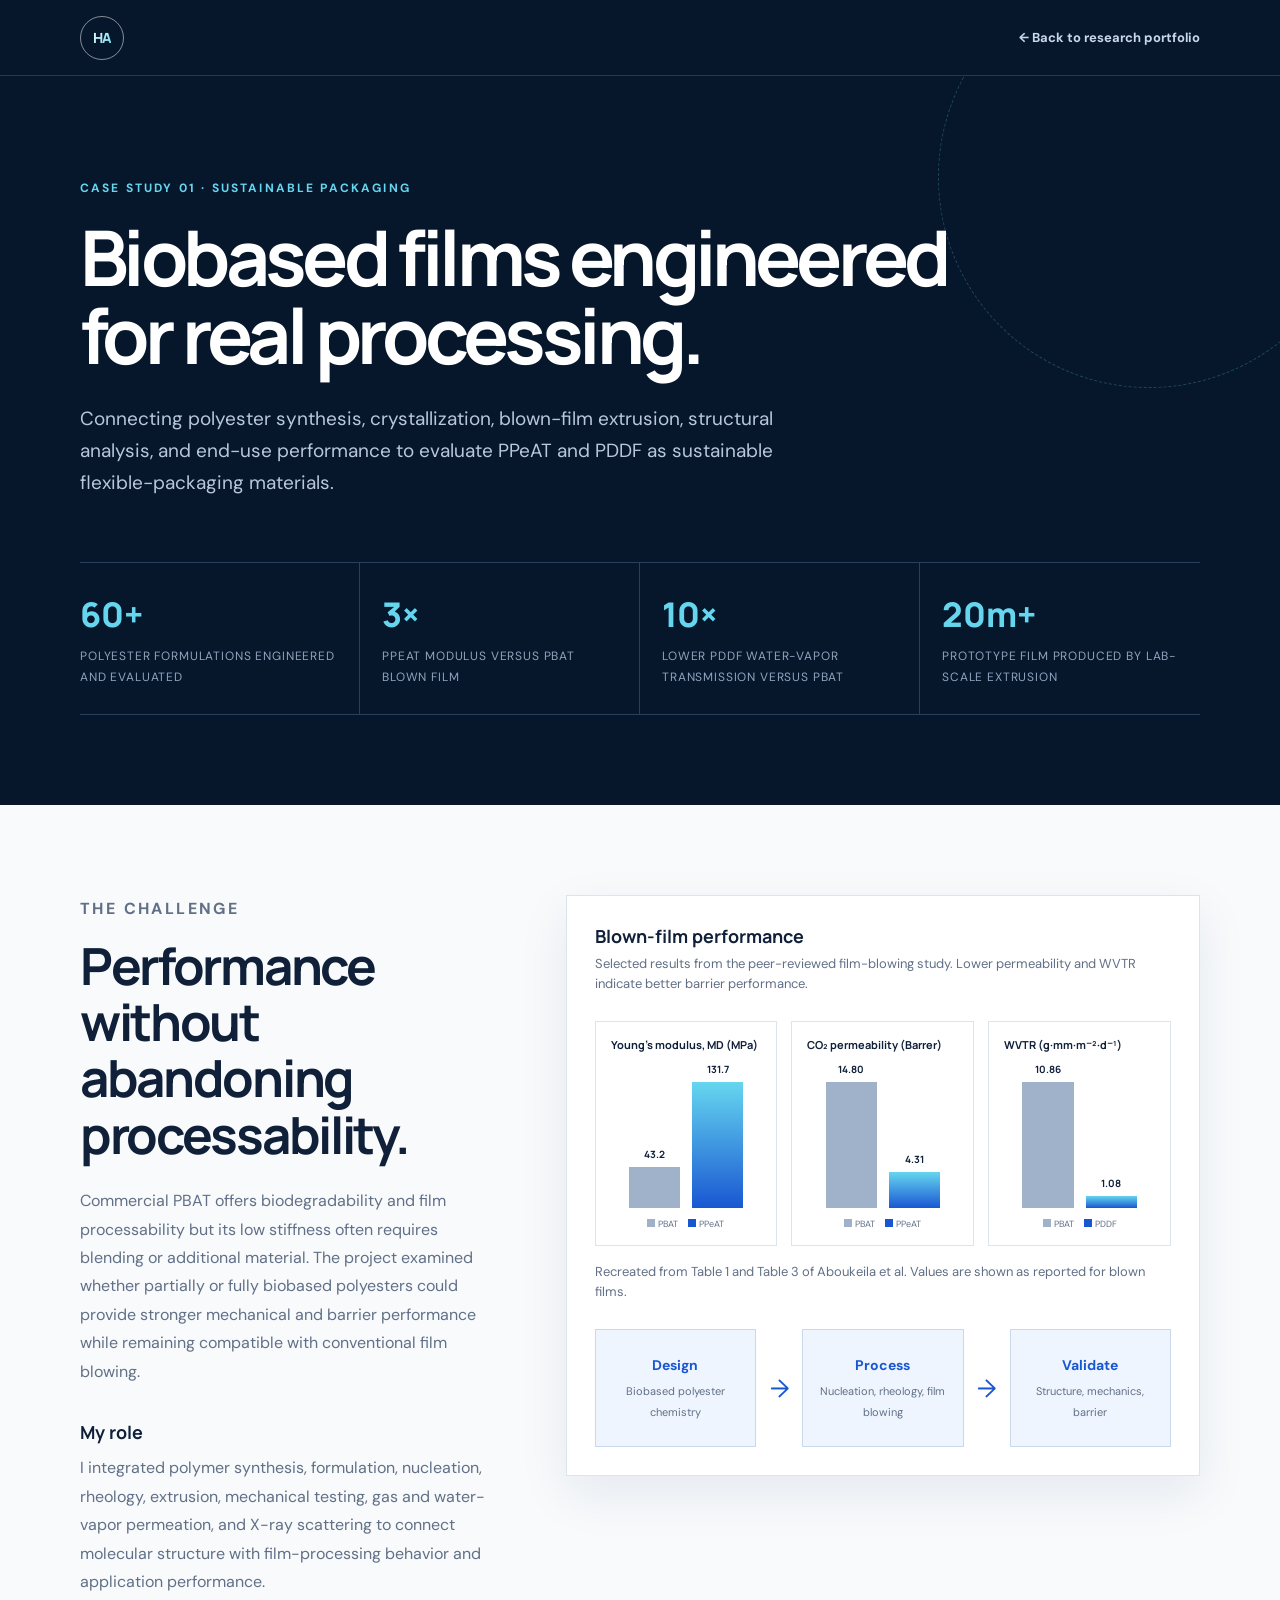
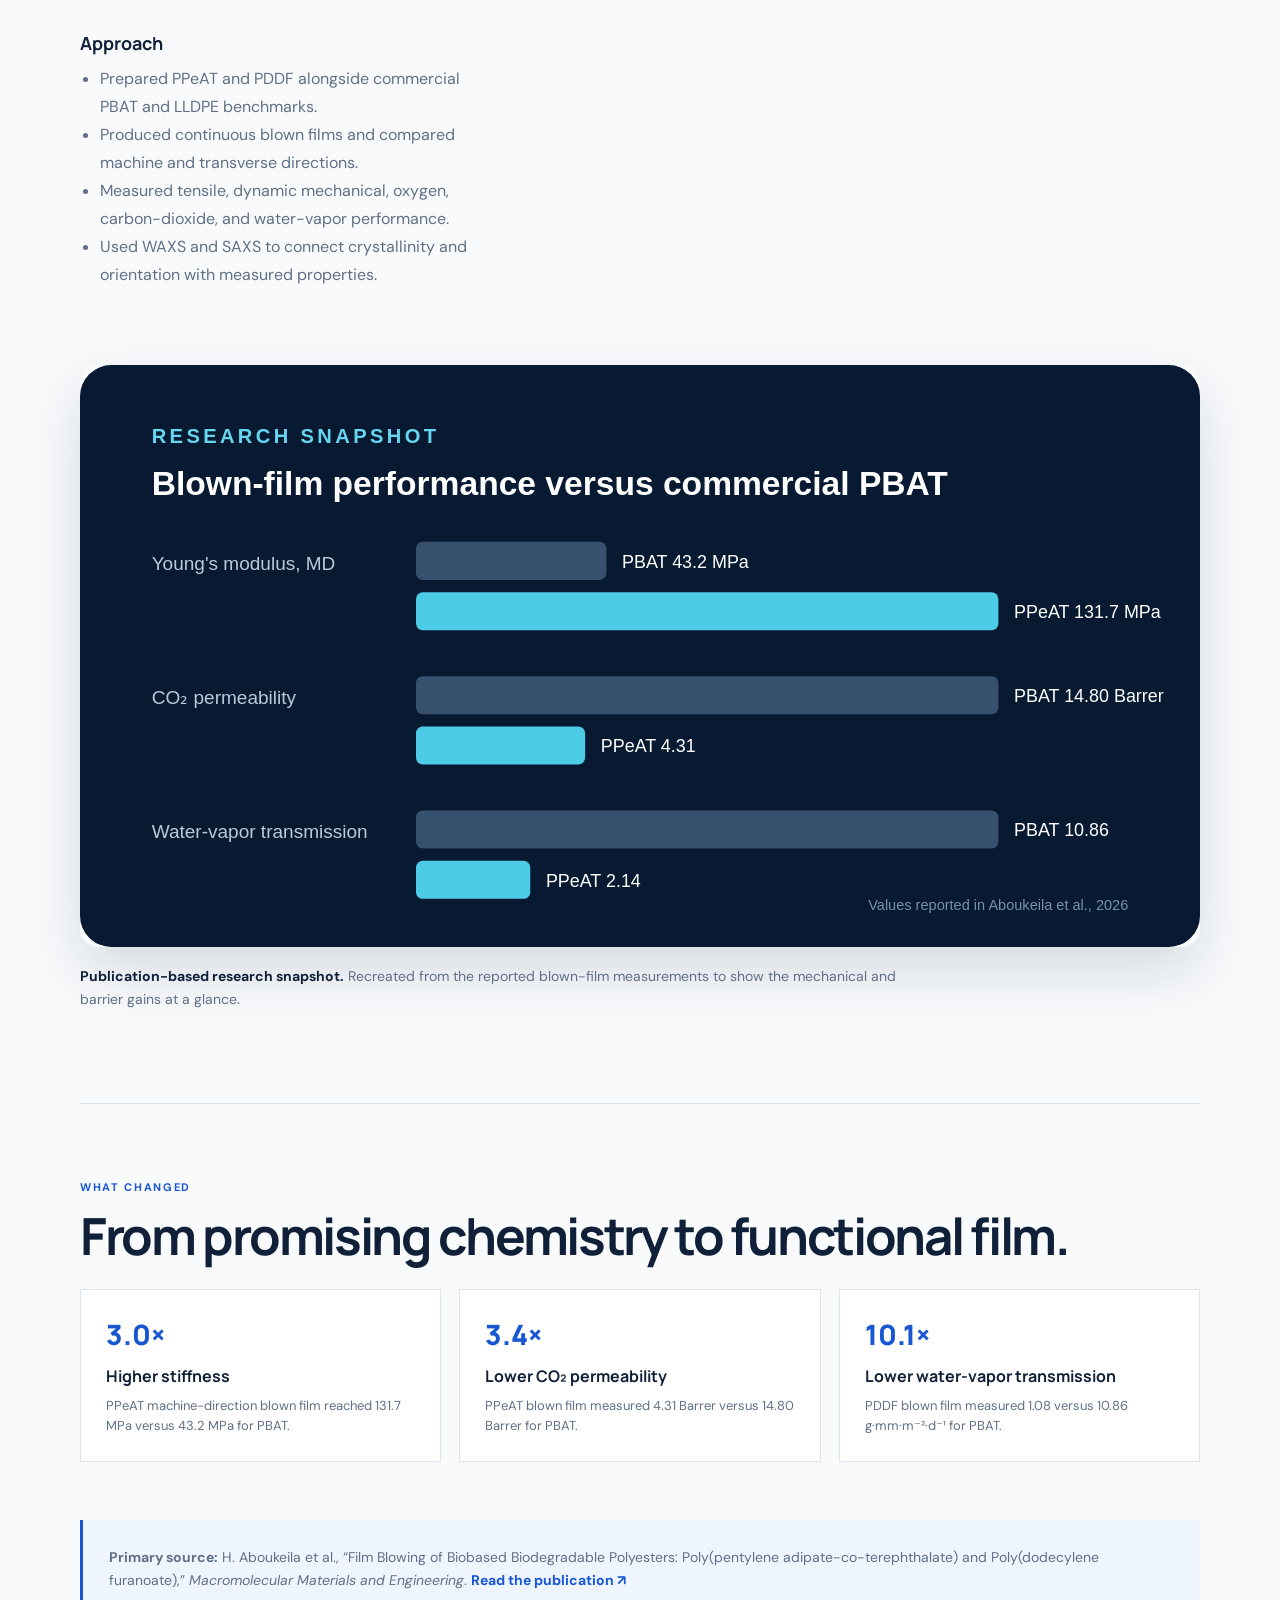
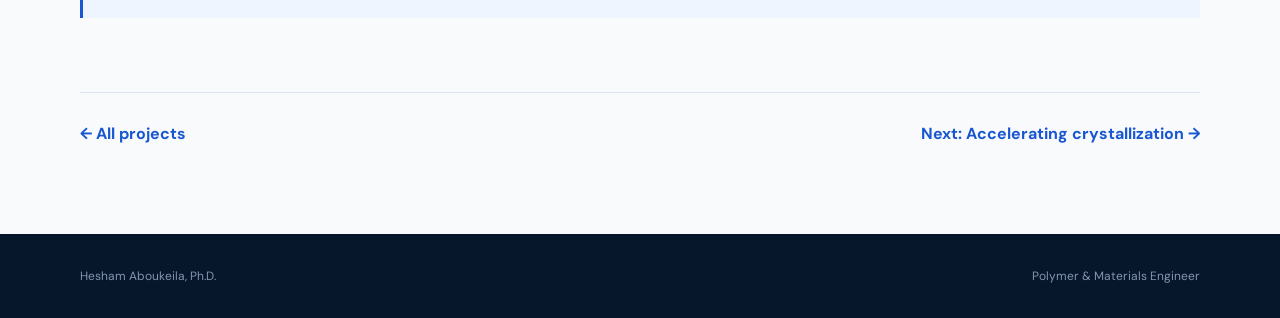
<file: case-studies/biobased-films.html>
<!doctype html>
<html lang="en">
<head>
  <meta charset="utf-8"><meta name="viewport" content="width=device-width,initial-scale=1">
  <meta name="description" content="Case study: biobased biodegradable polyester films for flexible packaging by Hesham Aboukeila.">
  <link rel="canonical" href="https://hesham-aboukeila.github.io/case-studies/biobased-films.html">
  <meta property="og:type" content="article"><meta property="og:url" content="https://hesham-aboukeila.github.io/case-studies/biobased-films.html">
  <meta property="og:title" content="Biobased Films Engineered for Real Processing"><meta property="og:description" content="Polyester synthesis, crystallization, film blowing, and performance testing for sustainable flexible packaging.">
  <meta property="og:image" content="https://hesham-aboukeila.github.io/images/social/biobased-films.jpg"><meta property="og:image:width" content="1200"><meta property="og:image:height" content="630"><meta property="og:image:alt" content="Biobased films case study by Hesham Aboukeila"><meta name="twitter:card" content="summary_large_image"><meta name="twitter:title" content="Biobased Films Engineered for Real Processing"><meta name="twitter:description" content="Polyester synthesis, film blowing, and performance testing for sustainable flexible packaging."><meta name="twitter:image" content="https://hesham-aboukeila.github.io/images/social/biobased-films.jpg">
  <link rel="icon" href="../favicon.svg" type="image/svg+xml"><link rel="apple-touch-icon" href="../apple-touch-icon.png"><link rel="manifest" href="../site.webmanifest">
  <title>Biobased Films | Hesham Aboukeila</title>
  <link rel="preconnect" href="https://fonts.googleapis.com"><link rel="preconnect" href="https://fonts.gstatic.com" crossorigin>
  <link href="https://fonts.googleapis.com/css2?family=DM+Sans:wght@400;500;600;700&family=Manrope:wght@500;600;700;800&display=swap" rel="stylesheet">
  <link rel="stylesheet" href="case-study.css?v=2">
  <script type="application/ld+json">{"@context":"https://schema.org","@type":"WebPage","@id":"https://hesham-aboukeila.github.io/case-studies/biobased-films.html","name":"Biobased Films Engineered for Real Processing","description":"Biobased biodegradable polyester films for sustainable flexible packaging.","author":{"@id":"https://hesham-aboukeila.github.io/#hesham-aboukeila"},"citation":"https://doi.org/10.1002/mame.202500233"}</script>
</head>
<body>
  <nav class="case-nav"><a class="brand" href="../index.html"><span>HA</span></a><a class="back" href="../index.html#work">← Back to research portfolio</a></nav>
  <header class="case-hero">
    <p class="kicker">Case study 01 · Sustainable packaging</p>
    <h1>Biobased films engineered for real processing.</h1>
    <p class="lede">Connecting polyester synthesis, crystallization, blown-film extrusion, structural analysis, and end-use performance to evaluate PPeAT and PDDF as sustainable flexible-packaging materials.</p>
    <div class="metric-row">
      <div class="case-metric"><strong>60+</strong><span>Polyester formulations engineered and evaluated</span></div>
      <div class="case-metric"><strong>3×</strong><span>PPeAT modulus versus PBAT blown film</span></div>
      <div class="case-metric"><strong>10×</strong><span>Lower PDDF water-vapor transmission versus PBAT</span></div>
      <div class="case-metric"><strong>20m+</strong><span>Prototype film produced by lab-scale extrusion</span></div>
    </div>
  </header>
  <main class="case-main">
    <section class="case-grid">
      <div class="case-copy">
        <p class="case-label">The challenge</p><h2>Performance without abandoning processability.</h2>
        <p>Commercial PBAT offers biodegradability and film processability but its low stiffness often requires blending or additional material. The project examined whether partially or fully biobased polyesters could provide stronger mechanical and barrier performance while remaining compatible with conventional film blowing.</p>
        <h3>My role</h3><p>I integrated polymer synthesis, formulation, nucleation, rheology, extrusion, mechanical testing, gas and water-vapor permeation, and X-ray scattering to connect molecular structure with film-processing behavior and application performance.</p>
        <h3>Approach</h3><ul><li>Prepared PPeAT and PDDF alongside commercial PBAT and LLDPE benchmarks.</li><li>Produced continuous blown films and compared machine and transverse directions.</li><li>Measured tensile, dynamic mechanical, oxygen, carbon-dioxide, and water-vapor performance.</li><li>Used WAXS and SAXS to connect crystallinity and orientation with measured properties.</li></ul>
      </div>
      <div class="visual-panel">
        <h3>Blown-film performance</h3><p>Selected results from the peer-reviewed film-blowing study. Lower permeability and WVTR indicate better barrier performance.</p>
        <div class="mini-charts">
          <div class="mini-chart"><h4>Young's modulus, MD (MPa)</h4><div class="paired-bars"><div style="height:33%"><span>43.2</span></div><div style="height:100%"><span>131.7</span></div></div><div class="mini-key"><span><i></i>PBAT</span><span><i class="blue"></i>PPeAT</span></div></div>
          <div class="mini-chart"><h4>CO₂ permeability (Barrer)</h4><div class="paired-bars"><div style="height:100%"><span>14.80</span></div><div style="height:29%"><span>4.31</span></div></div><div class="mini-key"><span><i></i>PBAT</span><span><i class="blue"></i>PPeAT</span></div></div>
          <div class="mini-chart"><h4>WVTR (g·mm·m⁻²·d⁻¹)</h4><div class="paired-bars"><div style="height:100%"><span>10.86</span></div><div style="height:10%"><span>1.08</span></div></div><div class="mini-key"><span><i></i>PBAT</span><span><i class="blue"></i>PDDF</span></div></div>
        </div>
        <p class="chart-note">Recreated from Table 1 and Table 3 of Aboukeila et al. Values are shown as reported for blown films.</p>
        <div class="process-flow"><div class="process-step"><div><strong>Design</strong><span>Biobased polyester chemistry</span></div></div><div class="process-arrow">→</div><div class="process-step"><div><strong>Process</strong><span>Nucleation, rheology, film blowing</span></div></div><div class="process-arrow">→</div><div class="process-step"><div><strong>Validate</strong><span>Structure, mechanics, barrier</span></div></div></div>
      </div>
    </section>
    <figure class="research-figure">
      <img src="../images/research/biobased-film-performance.svg" alt="Comparison of PPeAT and PDDF blown-film properties with commercial PBAT." width="1000" height="520" loading="lazy">
      <figcaption><strong>Publication-based research snapshot.</strong> Recreated from the reported blown-film measurements to show the mechanical and barrier gains at a glance.</figcaption>
    </figure>
    <section class="evidence">
      <p class="case-label">What changed</p><h2>From promising chemistry to functional film.</h2>
      <div class="evidence-grid">
        <article class="evidence-card"><span>3.0×</span><h3>Higher stiffness</h3><p>PPeAT machine-direction blown film reached 131.7 MPa versus 43.2 MPa for PBAT.</p></article>
        <article class="evidence-card"><span>3.4×</span><h3>Lower CO₂ permeability</h3><p>PPeAT blown film measured 4.31 Barrer versus 14.80 Barrer for PBAT.</p></article>
        <article class="evidence-card"><span>10.1×</span><h3>Lower water-vapor transmission</h3><p>PDDF blown film measured 1.08 versus 10.86 g·mm·m⁻²·d⁻¹ for PBAT.</p></article>
      </div>
      <div class="source-box"><p><strong>Primary source:</strong> H. Aboukeila et al., “Film Blowing of Biobased Biodegradable Polyesters: Poly(pentylene adipate-co-terephthalate) and Poly(dodecylene furanoate),” <em>Macromolecular Materials and Engineering</em>. <a href="https://doi.org/10.1002/mame.202500233" target="_blank" rel="noopener">Read the publication ↗</a></p></div>
      <div class="next-case"><a href="../index.html#work">← All projects</a><a href="crystallization.html">Next: Accelerating crystallization →</a></div>
    </section>
  </main>
  <footer><span>Hesham Aboukeila, Ph.D.</span><span>Polymer & Materials Engineer</span></footer>
</body>
</html>
</file>
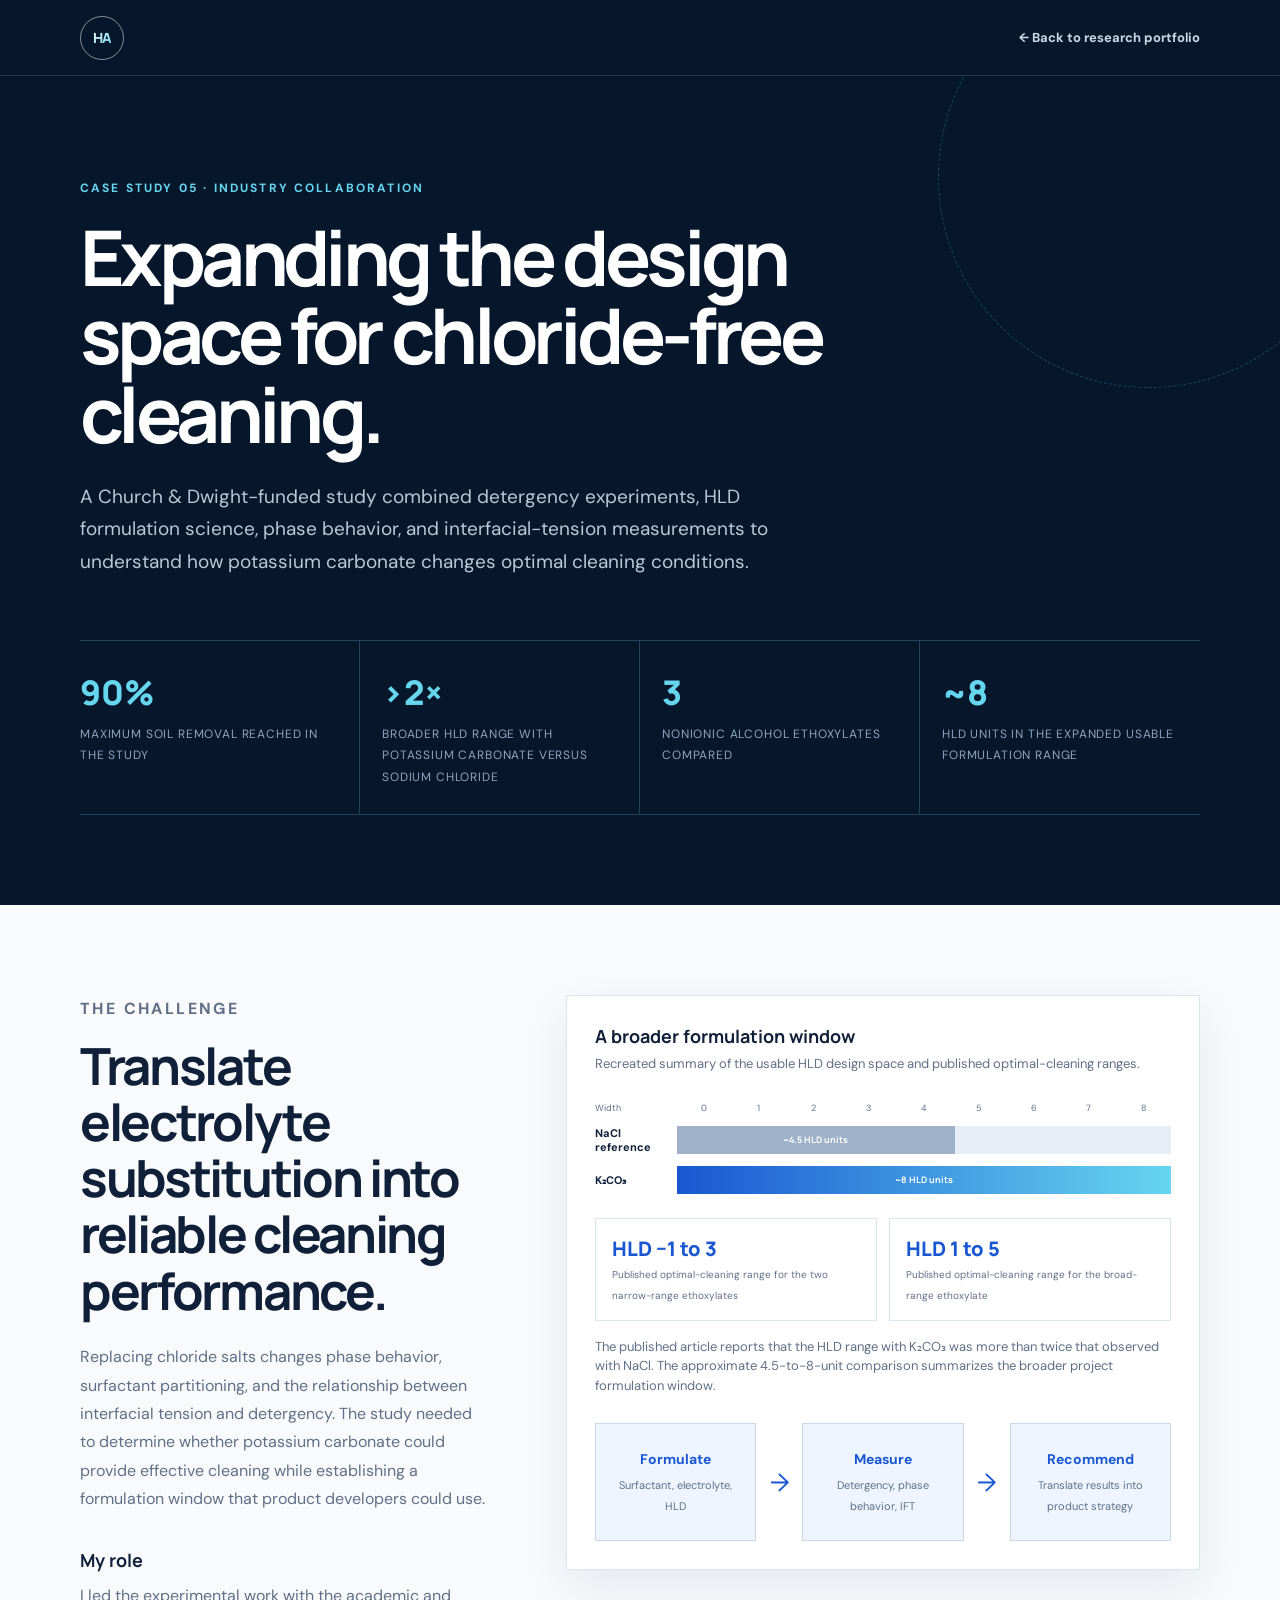
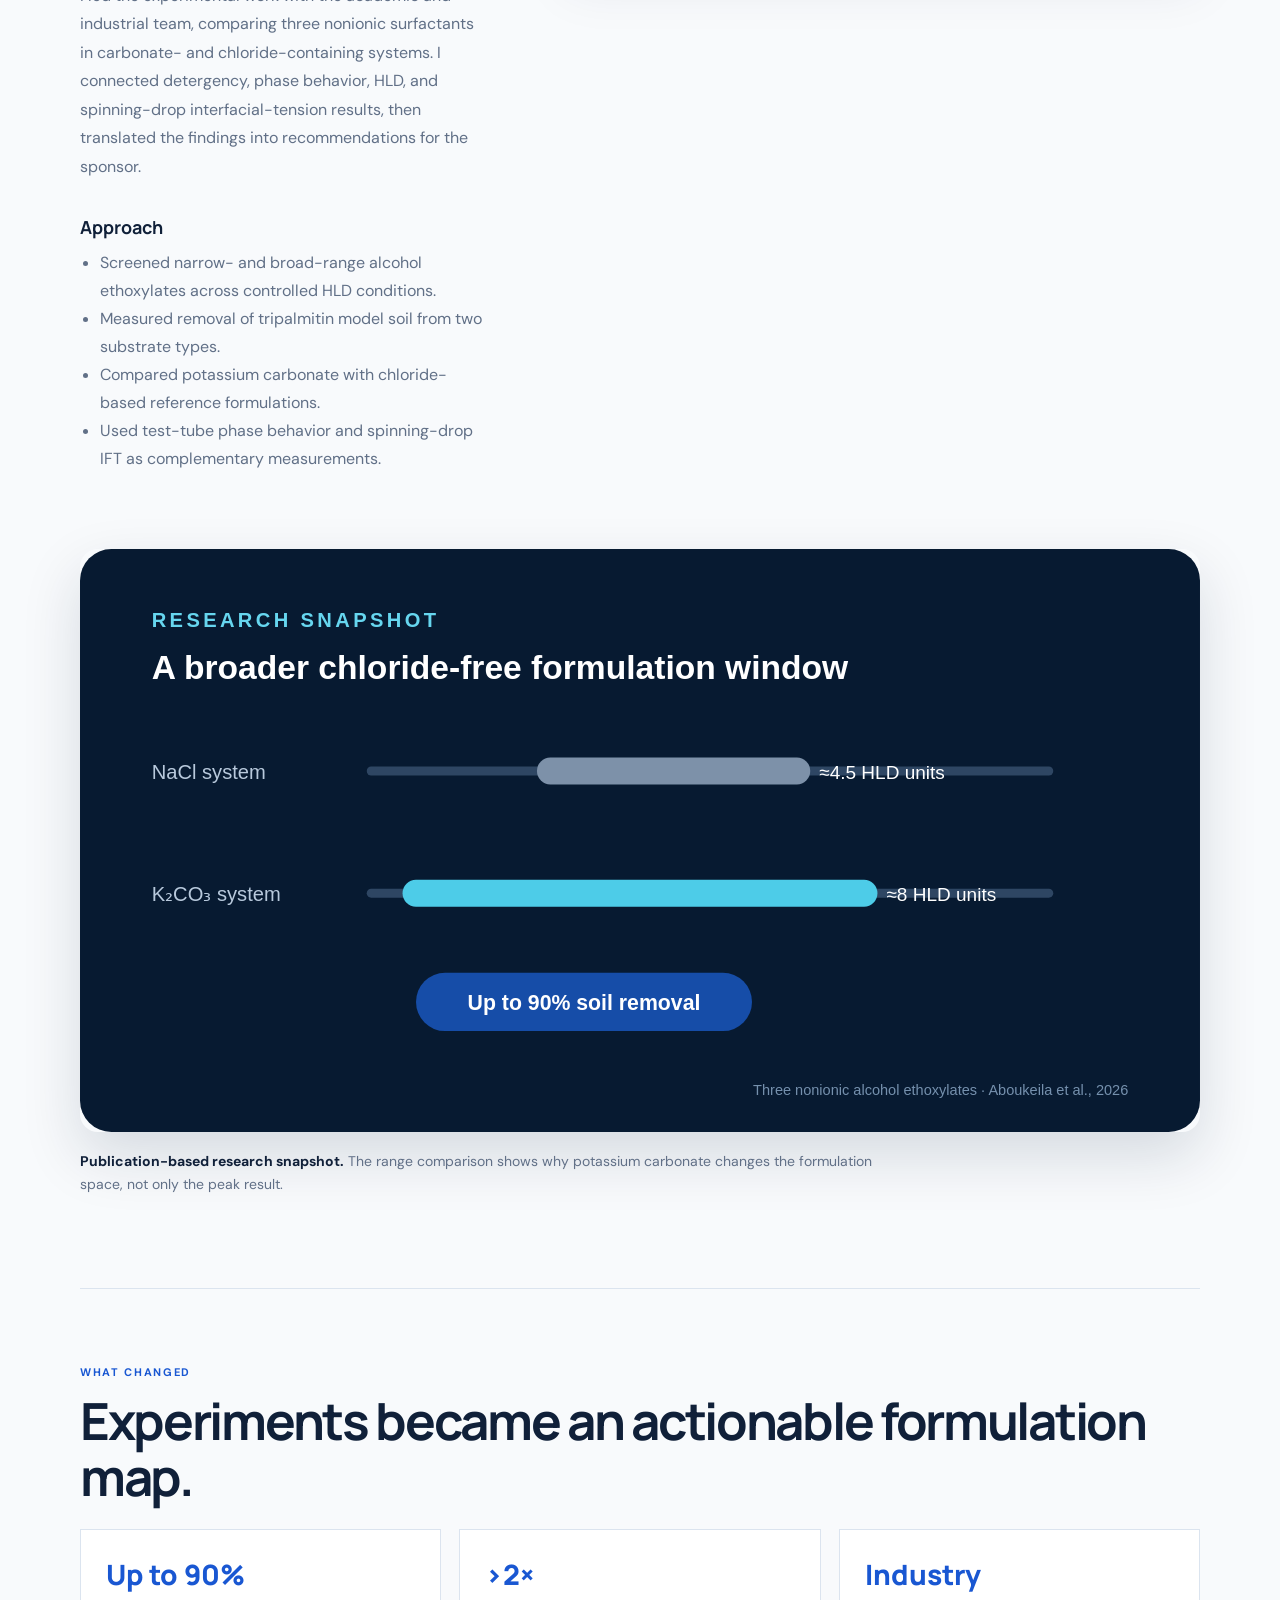
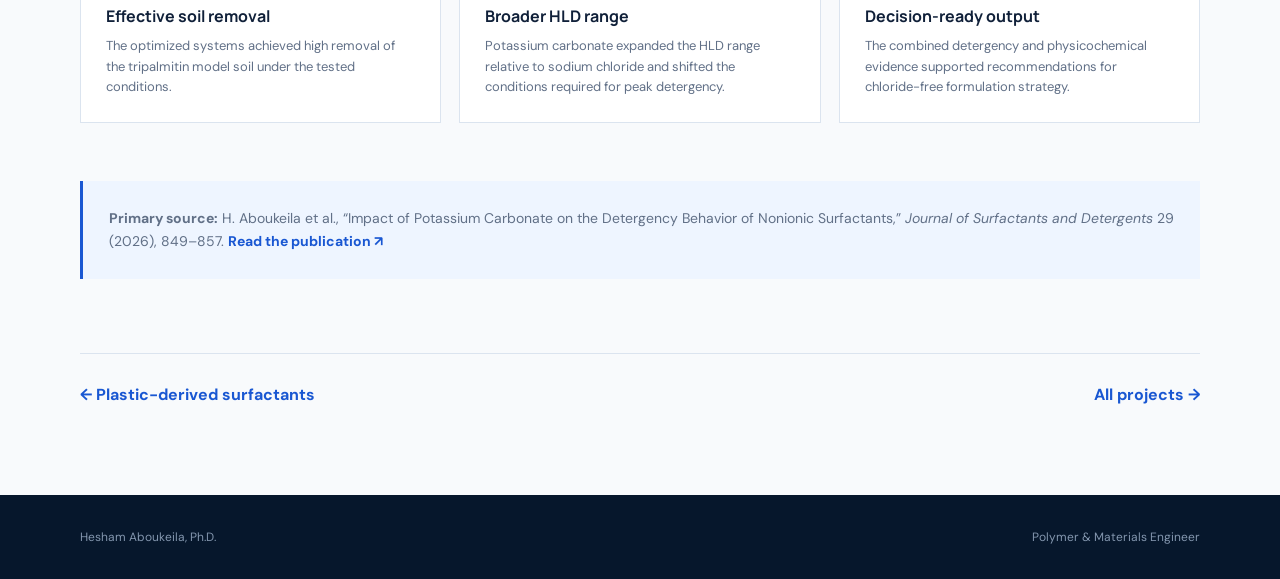
<file: case-studies/chloride-free-detergency.html>
<!doctype html>
<html lang="en">
<head>
  <meta charset="utf-8"><meta name="viewport" content="width=device-width,initial-scale=1">
  <meta name="description" content="Case study: chloride-free detergency formulation using potassium carbonate, HLD, and nonionic surfactants by Hesham Aboukeila.">
  <link rel="canonical" href="https://hesham-aboukeila.github.io/case-studies/chloride-free-detergency.html">
  <meta property="og:type" content="article"><meta property="og:url" content="https://hesham-aboukeila.github.io/case-studies/chloride-free-detergency.html">
  <meta property="og:title" content="Chloride-Free Detergency Formulation"><meta property="og:description" content="Using HLD, phase behavior, and interfacial tension to expand the design space for chloride-free cleaning.">
  <meta property="og:image" content="https://hesham-aboukeila.github.io/images/social/chloride-free-detergency.jpg"><meta property="og:image:width" content="1200"><meta property="og:image:height" content="630"><meta property="og:image:alt" content="Chloride-free detergency case study by Hesham Aboukeila"><meta name="twitter:card" content="summary_large_image"><meta name="twitter:title" content="Chloride-Free Detergency Formulation"><meta name="twitter:description" content="HLD-guided formulation science for chloride-free cleaning."><meta name="twitter:image" content="https://hesham-aboukeila.github.io/images/social/chloride-free-detergency.jpg">
  <link rel="icon" href="../favicon.svg" type="image/svg+xml"><link rel="apple-touch-icon" href="../apple-touch-icon.png"><link rel="manifest" href="../site.webmanifest">
  <title>Chloride-Free Detergency | Hesham Aboukeila</title>
  <link rel="preconnect" href="https://fonts.googleapis.com"><link rel="preconnect" href="https://fonts.gstatic.com" crossorigin>
  <link href="https://fonts.googleapis.com/css2?family=DM+Sans:wght@400;500;600;700&family=Manrope:wght@500;600;700;800&display=swap" rel="stylesheet">
  <link rel="stylesheet" href="case-study.css">
  <script type="application/ld+json">{"@context":"https://schema.org","@type":"WebPage","@id":"https://hesham-aboukeila.github.io/case-studies/chloride-free-detergency.html","name":"Chloride-Free Detergency Formulation","description":"HLD-guided chloride-free detergency using potassium carbonate and nonionic surfactants.","author":{"@id":"https://hesham-aboukeila.github.io/#hesham-aboukeila"},"citation":"https://doi.org/10.1002/jsde.70064"}</script>
</head>
<body>
  <nav class="case-nav"><a class="brand" href="../index.html"><span>HA</span></a><a class="back" href="../index.html#work">← Back to research portfolio</a></nav>
  <header class="case-hero">
    <p class="kicker">Case study 05 · Industry collaboration</p>
    <h1>Expanding the design space for chloride-free cleaning.</h1>
    <p class="lede">A Church &amp; Dwight-funded study combined detergency experiments, HLD formulation science, phase behavior, and interfacial-tension measurements to understand how potassium carbonate changes optimal cleaning conditions.</p>
    <div class="metric-row">
      <div class="case-metric"><strong>90%</strong><span>Maximum soil removal reached in the study</span></div>
      <div class="case-metric"><strong>&gt;2×</strong><span>Broader HLD range with potassium carbonate versus sodium chloride</span></div>
      <div class="case-metric"><strong>3</strong><span>Nonionic alcohol ethoxylates compared</span></div>
      <div class="case-metric"><strong>~8</strong><span>HLD units in the expanded usable formulation range</span></div>
    </div>
  </header>
  <main class="case-main">
    <section class="case-grid">
      <div class="case-copy">
        <p class="case-label">The challenge</p><h2>Translate electrolyte substitution into reliable cleaning performance.</h2>
        <p>Replacing chloride salts changes phase behavior, surfactant partitioning, and the relationship between interfacial tension and detergency. The study needed to determine whether potassium carbonate could provide effective cleaning while establishing a formulation window that product developers could use.</p>
        <h3>My role</h3><p>I led the experimental work with the academic and industrial team, comparing three nonionic surfactants in carbonate- and chloride-containing systems. I connected detergency, phase behavior, HLD, and spinning-drop interfacial-tension results, then translated the findings into recommendations for the sponsor.</p>
        <h3>Approach</h3><ul><li>Screened narrow- and broad-range alcohol ethoxylates across controlled HLD conditions.</li><li>Measured removal of tripalmitin model soil from two substrate types.</li><li>Compared potassium carbonate with chloride-based reference formulations.</li><li>Used test-tube phase behavior and spinning-drop IFT as complementary measurements.</li></ul>
      </div>
      <div class="visual-panel">
        <h3>A broader formulation window</h3><p>Recreated summary of the usable HLD design space and published optimal-cleaning ranges.</p>
        <div class="window-chart">
          <div class="window-axis"><span>Width</span><span>0</span><span>1</span><span>2</span><span>3</span><span>4</span><span>5</span><span>6</span><span>7</span><span>8</span></div>
          <div class="window-row"><span class="window-name">NaCl reference</span><div class="window-track"><div class="window-range reference" style="left:0;width:56.25%">~4.5 HLD units</div></div></div>
          <div class="window-row"><span class="window-name">K₂CO₃</span><div class="window-track"><div class="window-range" style="left:0;width:100%">~8 HLD units</div></div></div>
        </div>
        <div class="hld-bands">
          <div class="hld-band"><strong>HLD −1 to 3</strong><span>Published optimal-cleaning range for the two narrow-range ethoxylates</span></div>
          <div class="hld-band"><strong>HLD 1 to 5</strong><span>Published optimal-cleaning range for the broad-range ethoxylate</span></div>
        </div>
        <p class="chart-note">The published article reports that the HLD range with K₂CO₃ was more than twice that observed with NaCl. The approximate 4.5-to-8-unit comparison summarizes the broader project formulation window.</p>
        <div class="process-flow"><div class="process-step"><div><strong>Formulate</strong><span>Surfactant, electrolyte, HLD</span></div></div><div class="process-arrow">→</div><div class="process-step"><div><strong>Measure</strong><span>Detergency, phase behavior, IFT</span></div></div><div class="process-arrow">→</div><div class="process-step"><div><strong>Recommend</strong><span>Translate results into product strategy</span></div></div></div>
      </div>
    </section>
    <figure class="research-figure">
      <img src="../images/research/detergency-window.svg" alt="Potassium carbonate expands the accessible HLD formulation range compared with sodium chloride." width="1000" height="520" loading="lazy">
      <figcaption><strong>Publication-based research snapshot.</strong> The range comparison shows why potassium carbonate changes the formulation space, not only the peak result.</figcaption>
    </figure>
    <section class="evidence">
      <p class="case-label">What changed</p><h2>Experiments became an actionable formulation map.</h2>
      <div class="evidence-grid">
        <article class="evidence-card"><span>Up to 90%</span><h3>Effective soil removal</h3><p>The optimized systems achieved high removal of the tripalmitin model soil under the tested conditions.</p></article>
        <article class="evidence-card"><span>&gt;2×</span><h3>Broader HLD range</h3><p>Potassium carbonate expanded the HLD range relative to sodium chloride and shifted the conditions required for peak detergency.</p></article>
        <article class="evidence-card"><span>Industry</span><h3>Decision-ready output</h3><p>The combined detergency and physicochemical evidence supported recommendations for chloride-free formulation strategy.</p></article>
      </div>
      <div class="source-box"><p><strong>Primary source:</strong> H. Aboukeila et al., “Impact of Potassium Carbonate on the Detergency Behavior of Nonionic Surfactants,” <em>Journal of Surfactants and Detergents</em> 29 (2026), 849–857. <a href="https://doi.org/10.1002/jsde.70064" target="_blank" rel="noopener">Read the publication ↗</a></p></div>
      <div class="next-case"><a href="plastic-derived-surfactants.html">← Plastic-derived surfactants</a><a href="../index.html#work">All projects →</a></div>
    </section>
  </main>
  <footer><span>Hesham Aboukeila, Ph.D.</span><span>Polymer &amp; Materials Engineer</span></footer>
</body>
</html>
</file>
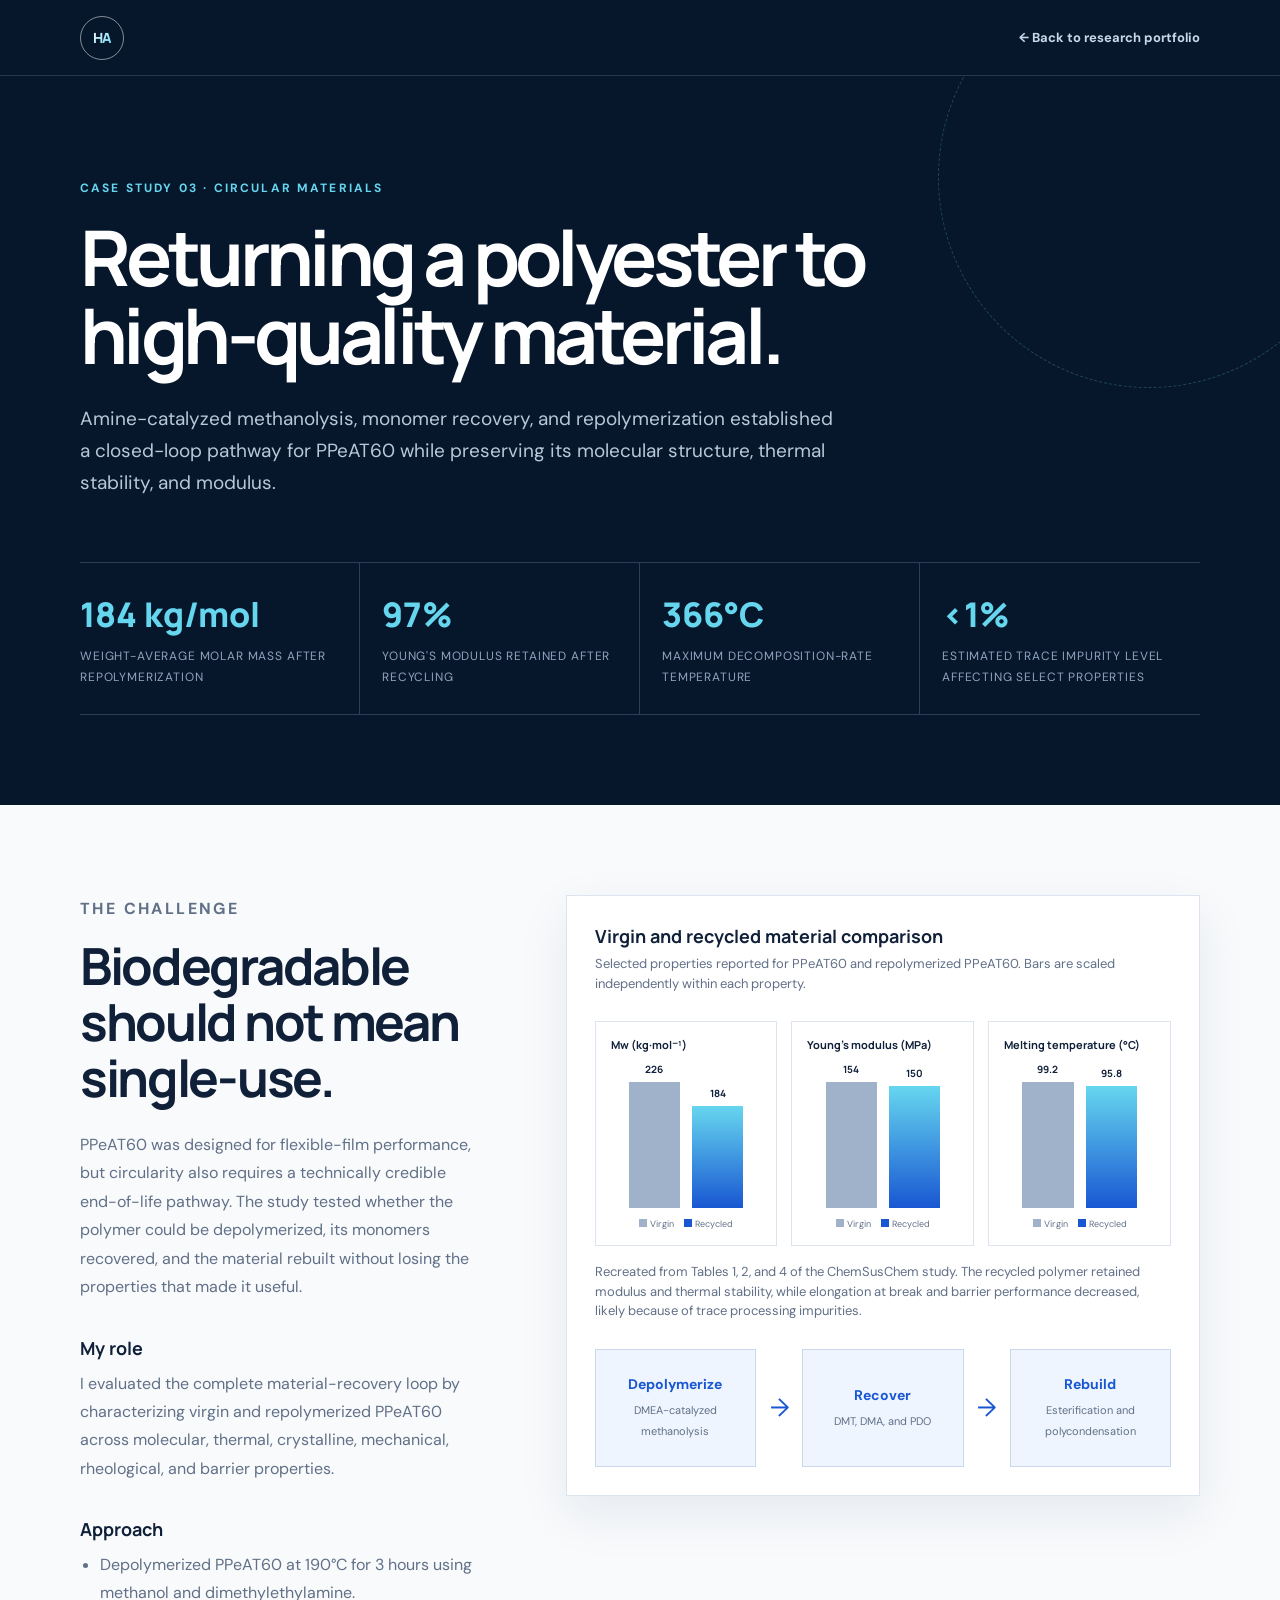
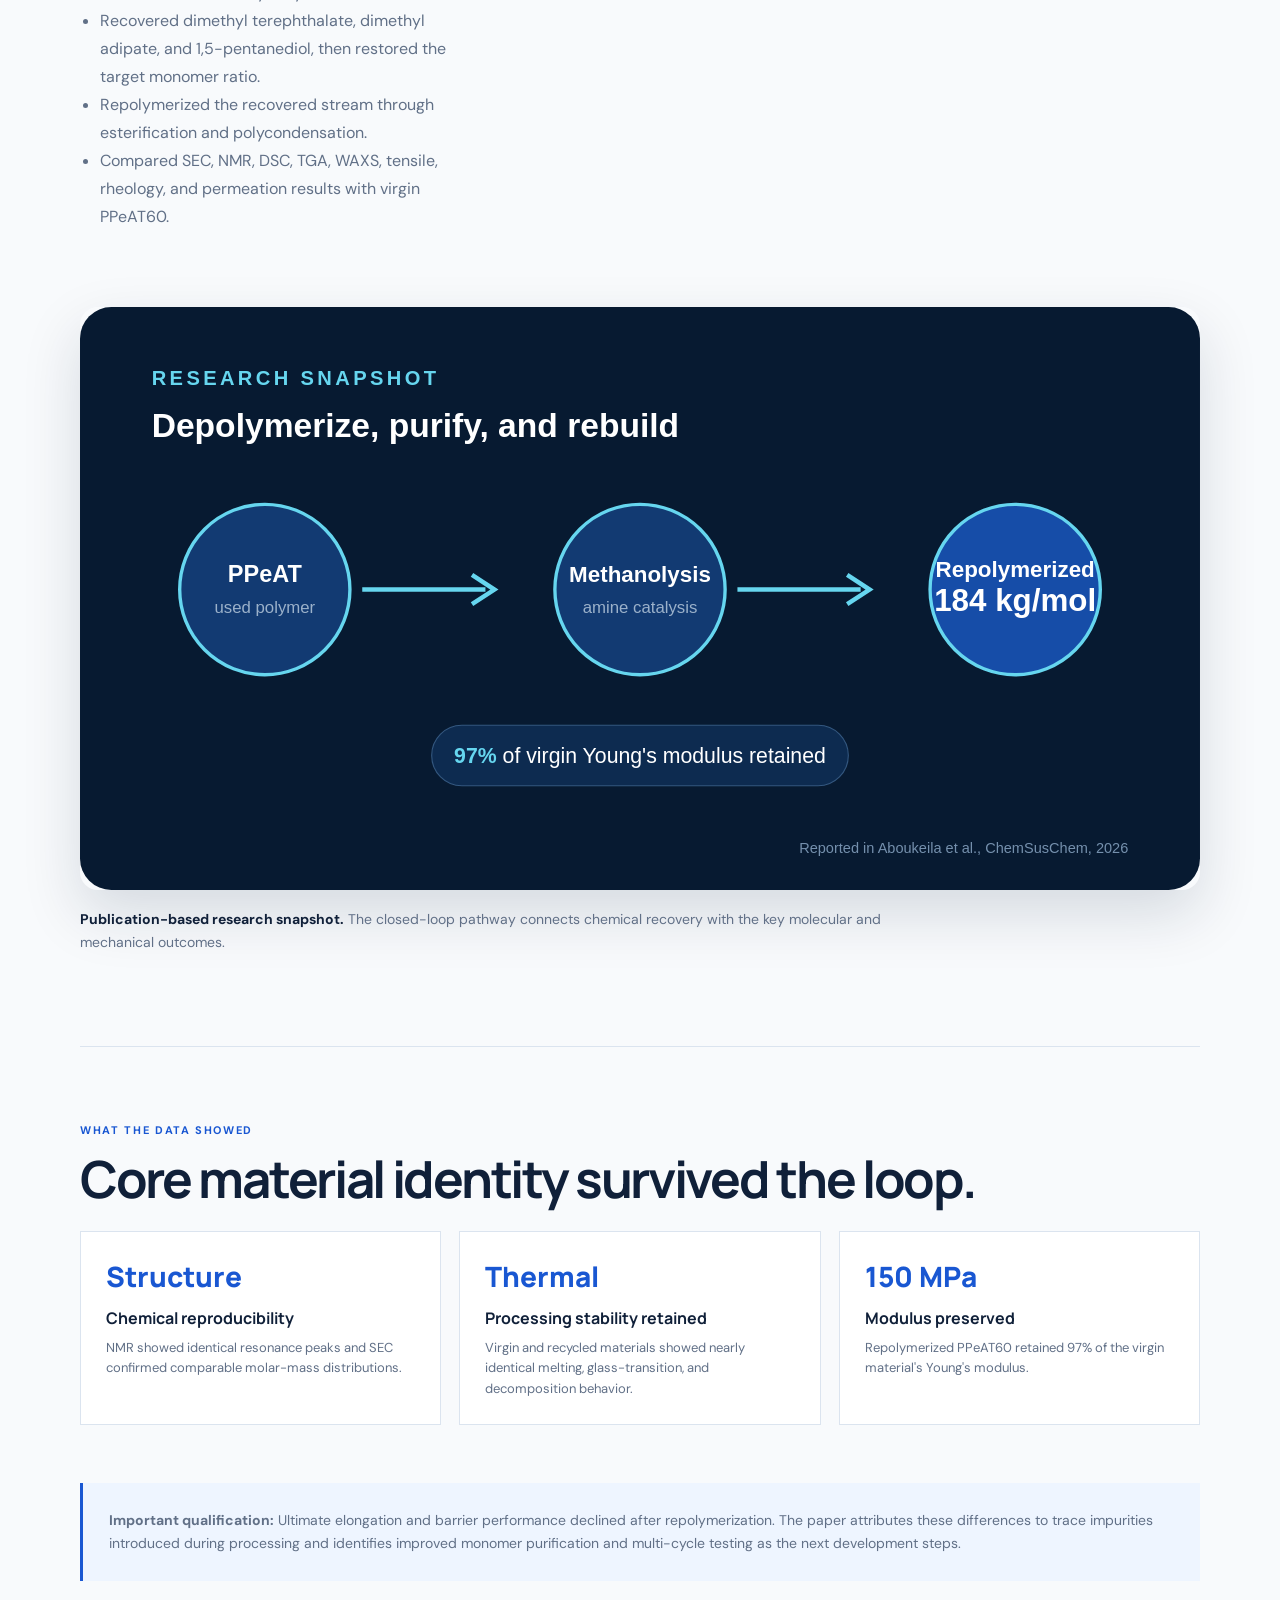
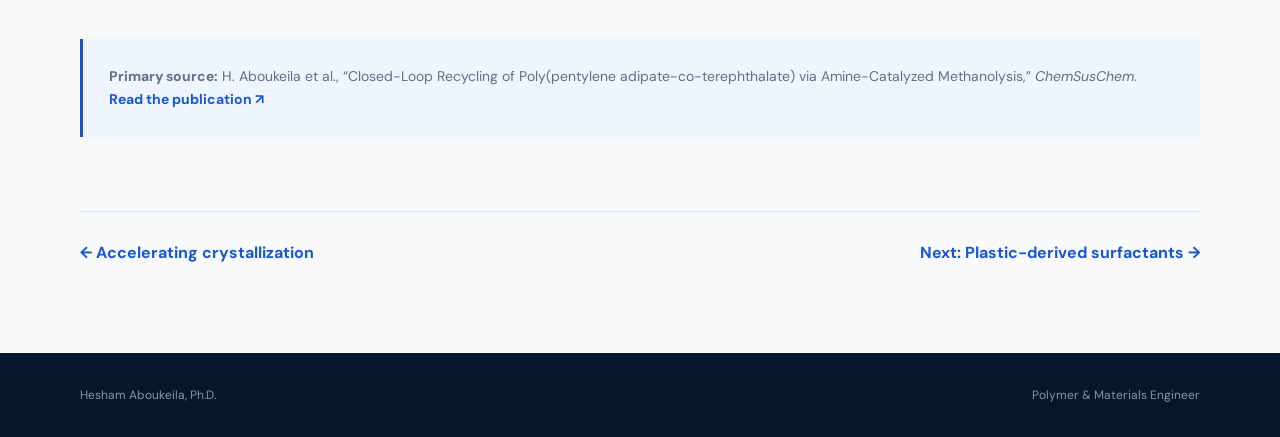
<file: case-studies/closed-loop-recycling.html>
<!doctype html>
<html lang="en">
<head>
  <meta charset="utf-8"><meta name="viewport" content="width=device-width,initial-scale=1">
  <meta name="description" content="Case study: closed-loop chemical recycling of PPeAT by amine-catalyzed methanolysis by Hesham Aboukeila.">
  <link rel="canonical" href="https://hesham-aboukeila.github.io/case-studies/closed-loop-recycling.html">
  <meta property="og:type" content="article"><meta property="og:url" content="https://hesham-aboukeila.github.io/case-studies/closed-loop-recycling.html">
  <meta property="og:title" content="Closed-Loop Recycling of PPeAT"><meta property="og:description" content="Depolymerization, monomer recovery, and repolymerization while preserving material performance.">
  <meta property="og:image" content="https://hesham-aboukeila.github.io/images/social/closed-loop-recycling.jpg"><meta property="og:image:width" content="1200"><meta property="og:image:height" content="630"><meta property="og:image:alt" content="Closed-loop polyester recycling case study by Hesham Aboukeila"><meta name="twitter:card" content="summary_large_image"><meta name="twitter:title" content="Closed-Loop Recycling of PPeAT"><meta name="twitter:description" content="Depolymerization, monomer recovery, and repolymerization while preserving performance."><meta name="twitter:image" content="https://hesham-aboukeila.github.io/images/social/closed-loop-recycling.jpg">
  <link rel="icon" href="../favicon.svg" type="image/svg+xml"><link rel="apple-touch-icon" href="../apple-touch-icon.png"><link rel="manifest" href="../site.webmanifest">
  <title>Closed-Loop Recycling | Hesham Aboukeila</title>
  <link rel="preconnect" href="https://fonts.googleapis.com"><link rel="preconnect" href="https://fonts.gstatic.com" crossorigin>
  <link href="https://fonts.googleapis.com/css2?family=DM+Sans:wght@400;500;600;700&family=Manrope:wght@500;600;700;800&display=swap" rel="stylesheet"><link rel="stylesheet" href="case-study.css?v=2">
  <script type="application/ld+json">{"@context":"https://schema.org","@type":"WebPage","@id":"https://hesham-aboukeila.github.io/case-studies/closed-loop-recycling.html","name":"Closed-Loop Recycling of PPeAT","description":"Amine-catalyzed methanolysis, monomer recovery, and repolymerization of PPeAT.","author":{"@id":"https://hesham-aboukeila.github.io/#hesham-aboukeila"},"citation":"https://doi.org/10.1002/cssc.70664"}</script>
</head>
<body>
  <nav class="case-nav"><a class="brand" href="../index.html"><span>HA</span></a><a class="back" href="../index.html#work">← Back to research portfolio</a></nav>
  <header class="case-hero">
    <p class="kicker">Case study 03 · Circular materials</p>
    <h1>Returning a polyester to high-quality material.</h1>
    <p class="lede">Amine-catalyzed methanolysis, monomer recovery, and repolymerization established a closed-loop pathway for PPeAT60 while preserving its molecular structure, thermal stability, and modulus.</p>
    <div class="metric-row">
      <div class="case-metric"><strong>184 kg/mol</strong><span>Weight-average molar mass after repolymerization</span></div>
      <div class="case-metric"><strong>97%</strong><span>Young's modulus retained after recycling</span></div>
      <div class="case-metric"><strong>366°C</strong><span>Maximum decomposition-rate temperature</span></div>
      <div class="case-metric"><strong>&lt;1%</strong><span>Estimated trace impurity level affecting select properties</span></div>
    </div>
  </header>
  <main class="case-main">
    <section class="case-grid">
      <div class="case-copy">
        <p class="case-label">The challenge</p><h2>Biodegradable should not mean single-use.</h2>
        <p>PPeAT60 was designed for flexible-film performance, but circularity also requires a technically credible end-of-life pathway. The study tested whether the polymer could be depolymerized, its monomers recovered, and the material rebuilt without losing the properties that made it useful.</p>
        <h3>My role</h3><p>I evaluated the complete material-recovery loop by characterizing virgin and repolymerized PPeAT60 across molecular, thermal, crystalline, mechanical, rheological, and barrier properties.</p>
        <h3>Approach</h3><ul><li>Depolymerized PPeAT60 at 190°C for 3 hours using methanol and dimethylethylamine.</li><li>Recovered dimethyl terephthalate, dimethyl adipate, and 1,5-pentanediol, then restored the target monomer ratio.</li><li>Repolymerized the recovered stream through esterification and polycondensation.</li><li>Compared SEC, NMR, DSC, TGA, WAXS, tensile, rheology, and permeation results with virgin PPeAT60.</li></ul>
      </div>
      <div class="visual-panel">
        <h3>Virgin and recycled material comparison</h3><p>Selected properties reported for PPeAT60 and repolymerized PPeAT60. Bars are scaled independently within each property.</p>
        <div class="mini-charts">
          <div class="mini-chart"><h4>Mw (kg·mol⁻¹)</h4><div class="paired-bars"><div style="height:100%"><span>226</span></div><div style="height:81%"><span>184</span></div></div><div class="mini-key"><span><i></i>Virgin</span><span><i class="blue"></i>Recycled</span></div></div>
          <div class="mini-chart"><h4>Young's modulus (MPa)</h4><div class="paired-bars"><div style="height:100%"><span>154</span></div><div style="height:97%"><span>150</span></div></div><div class="mini-key"><span><i></i>Virgin</span><span><i class="blue"></i>Recycled</span></div></div>
          <div class="mini-chart"><h4>Melting temperature (°C)</h4><div class="paired-bars"><div style="height:100%"><span>99.2</span></div><div style="height:97%"><span>95.8</span></div></div><div class="mini-key"><span><i></i>Virgin</span><span><i class="blue"></i>Recycled</span></div></div>
        </div>
        <p class="chart-note">Recreated from Tables 1, 2, and 4 of the ChemSusChem study. The recycled polymer retained modulus and thermal stability, while elongation at break and barrier performance decreased, likely because of trace processing impurities.</p>
        <div class="process-flow"><div class="process-step"><div><strong>Depolymerize</strong><span>DMEA-catalyzed methanolysis</span></div></div><div class="process-arrow">→</div><div class="process-step"><div><strong>Recover</strong><span>DMT, DMA, and PDO</span></div></div><div class="process-arrow">→</div><div class="process-step"><div><strong>Rebuild</strong><span>Esterification and polycondensation</span></div></div></div>
      </div>
    </section>
    <figure class="research-figure">
      <img src="../images/research/closed-loop-retention.svg" alt="Closed-loop PPeAT recycling pathway showing repolymerized molar mass and modulus retention." width="1000" height="520" loading="lazy">
      <figcaption><strong>Publication-based research snapshot.</strong> The closed-loop pathway connects chemical recovery with the key molecular and mechanical outcomes.</figcaption>
    </figure>
    <section class="evidence">
      <p class="case-label">What the data showed</p><h2>Core material identity survived the loop.</h2>
      <div class="evidence-grid">
        <article class="evidence-card"><span>Structure</span><h3>Chemical reproducibility</h3><p>NMR showed identical resonance peaks and SEC confirmed comparable molar-mass distributions.</p></article>
        <article class="evidence-card"><span>Thermal</span><h3>Processing stability retained</h3><p>Virgin and recycled materials showed nearly identical melting, glass-transition, and decomposition behavior.</p></article>
        <article class="evidence-card"><span>150 MPa</span><h3>Modulus preserved</h3><p>Repolymerized PPeAT60 retained 97% of the virgin material's Young's modulus.</p></article>
      </div>
      <div class="source-box"><p><strong>Important qualification:</strong> Ultimate elongation and barrier performance declined after repolymerization. The paper attributes these differences to trace impurities introduced during processing and identifies improved monomer purification and multi-cycle testing as the next development steps.</p></div>
      <div class="source-box"><p><strong>Primary source:</strong> H. Aboukeila et al., “Closed-Loop Recycling of Poly(pentylene adipate-co-terephthalate) via Amine-Catalyzed Methanolysis,” <em>ChemSusChem</em>. <a href="https://doi.org/10.1002/cssc.70664" target="_blank" rel="noopener">Read the publication ↗</a></p></div>
      <div class="next-case"><a href="crystallization.html">← Accelerating crystallization</a><a href="plastic-derived-surfactants.html">Next: Plastic-derived surfactants →</a></div>
    </section>
  </main>
  <footer><span>Hesham Aboukeila, Ph.D.</span><span>Polymer & Materials Engineer</span></footer>
</body>
</html>
</file>
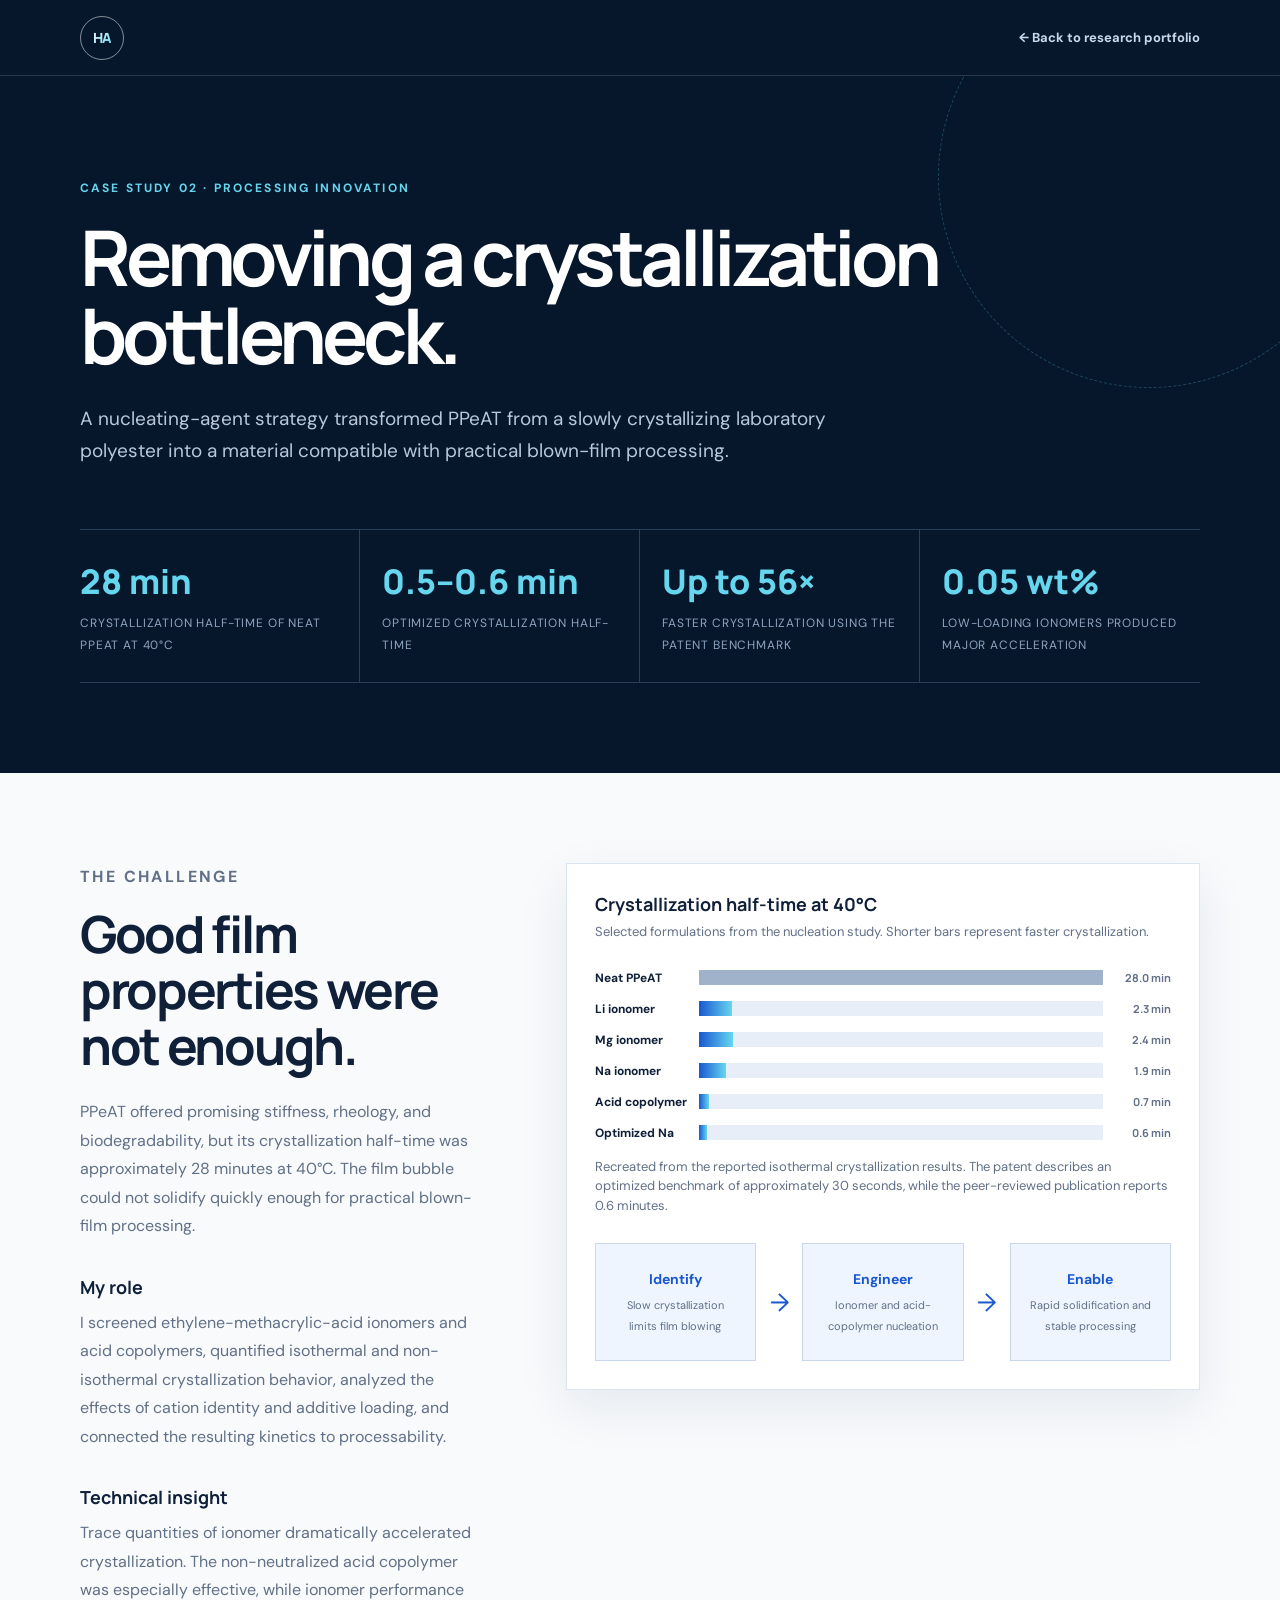
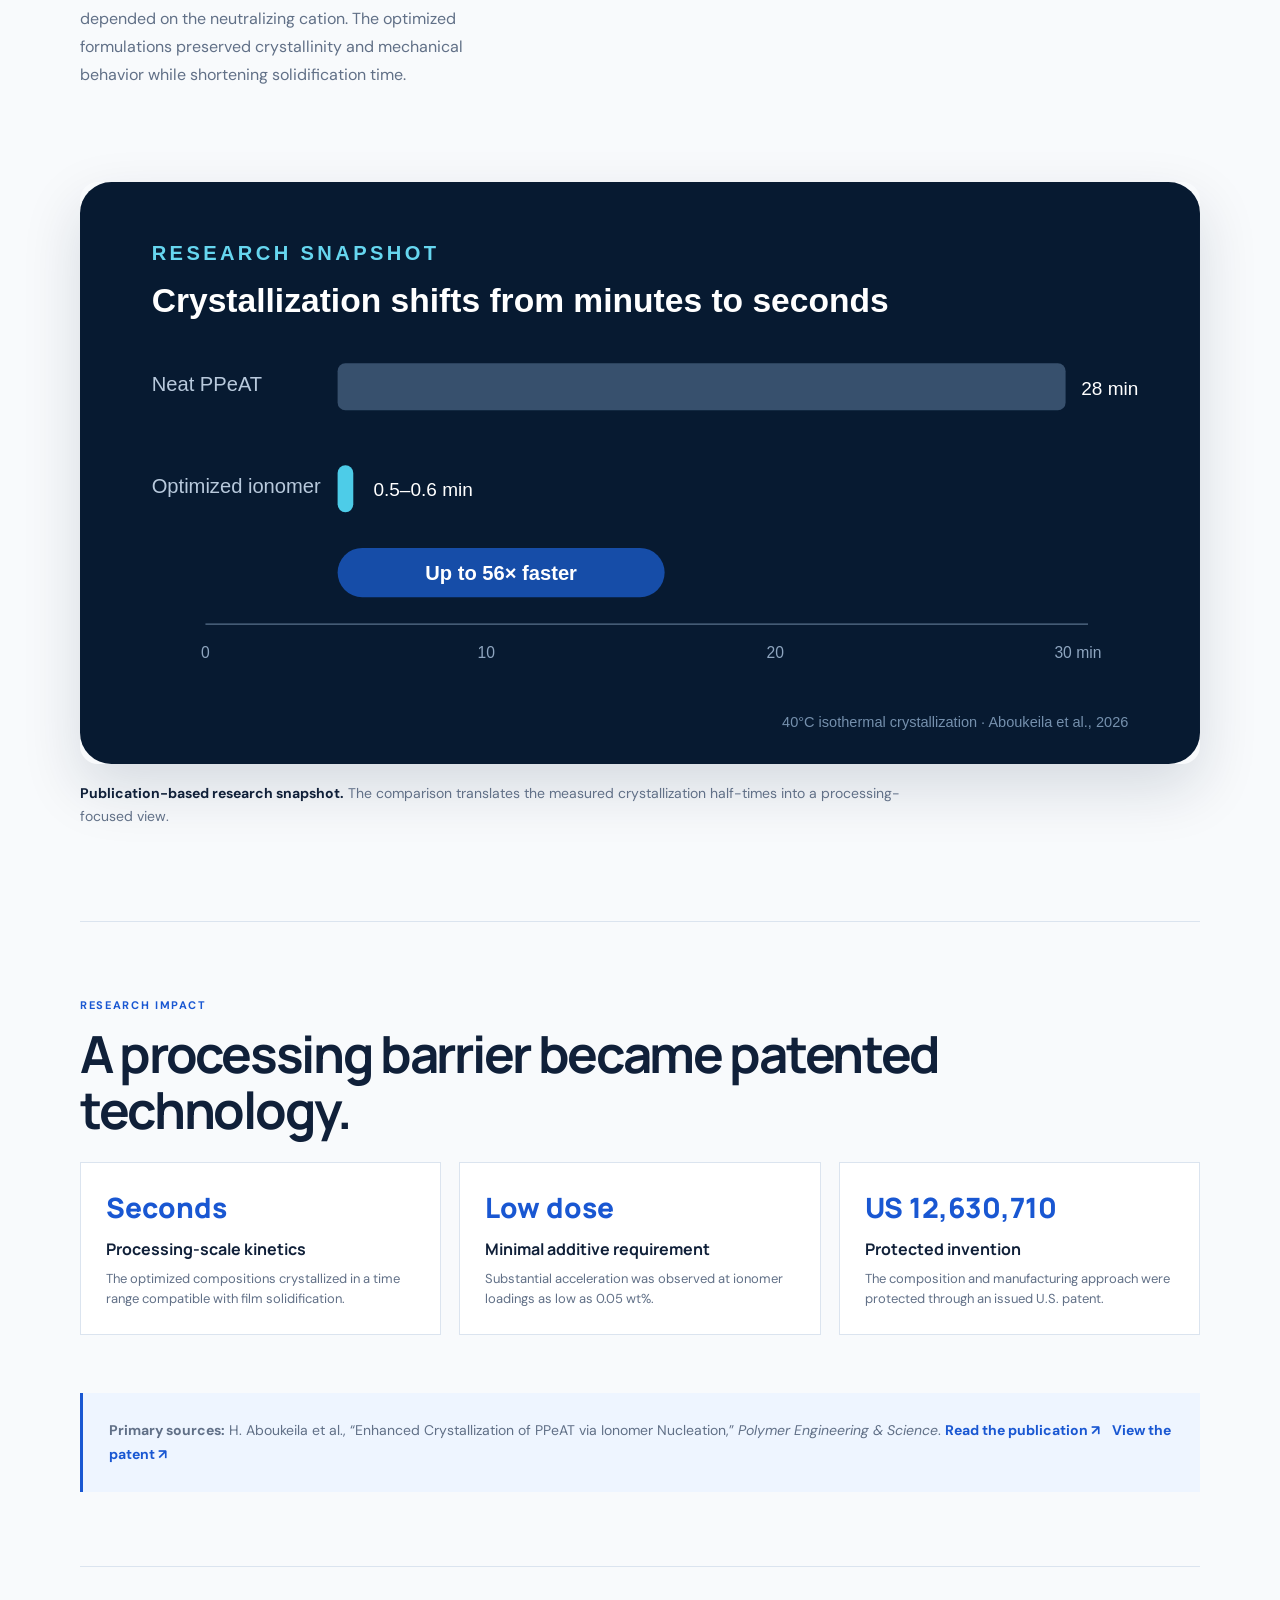
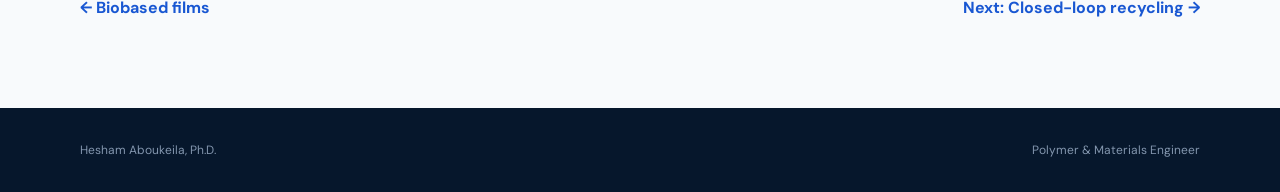
<file: case-studies/crystallization.html>
<!doctype html>
<html lang="en">
<head>
  <meta charset="utf-8"><meta name="viewport" content="width=device-width,initial-scale=1">
  <meta name="description" content="Case study: accelerating PPeAT crystallization with ionomer nucleating agents by Hesham Aboukeila.">
  <link rel="canonical" href="https://hesham-aboukeila.github.io/case-studies/crystallization.html">
  <meta property="og:type" content="article"><meta property="og:url" content="https://hesham-aboukeila.github.io/case-studies/crystallization.html">
  <meta property="og:title" content="Accelerating PPeAT Crystallization"><meta property="og:description" content="An ionomer nucleation strategy that accelerated crystallization by up to 56 times.">
  <meta property="og:image" content="https://hesham-aboukeila.github.io/images/social/crystallization.jpg"><meta property="og:image:width" content="1200"><meta property="og:image:height" content="630"><meta property="og:image:alt" content="PPeAT crystallization case study by Hesham Aboukeila"><meta name="twitter:card" content="summary_large_image"><meta name="twitter:title" content="Accelerating PPeAT Crystallization"><meta name="twitter:description" content="An ionomer nucleation strategy that accelerated crystallization by up to 56 times."><meta name="twitter:image" content="https://hesham-aboukeila.github.io/images/social/crystallization.jpg">
  <link rel="icon" href="../favicon.svg" type="image/svg+xml"><link rel="apple-touch-icon" href="../apple-touch-icon.png"><link rel="manifest" href="../site.webmanifest">
  <title>Accelerating Crystallization | Hesham Aboukeila</title>
  <link rel="preconnect" href="https://fonts.googleapis.com"><link rel="preconnect" href="https://fonts.gstatic.com" crossorigin>
  <link href="https://fonts.googleapis.com/css2?family=DM+Sans:wght@400;500;600;700&family=Manrope:wght@500;600;700;800&display=swap" rel="stylesheet"><link rel="stylesheet" href="case-study.css">
  <script type="application/ld+json">{"@context":"https://schema.org","@type":"WebPage","@id":"https://hesham-aboukeila.github.io/case-studies/crystallization.html","name":"Accelerating PPeAT Crystallization","description":"Ionomer nucleating agents for faster PPeAT crystallization and practical film processing.","author":{"@id":"https://hesham-aboukeila.github.io/#hesham-aboukeila"},"citation":["https://doi.org/10.1002/pen.70307","https://patents.google.com/patent/US12630710B1/en"]}</script>
</head>
<body>
  <nav class="case-nav"><a class="brand" href="../index.html"><span>HA</span></a><a class="back" href="../index.html#work">← Back to research portfolio</a></nav>
  <header class="case-hero">
    <p class="kicker">Case study 02 · Processing innovation</p>
    <h1>Removing a crystallization bottleneck.</h1>
    <p class="lede">A nucleating-agent strategy transformed PPeAT from a slowly crystallizing laboratory polyester into a material compatible with practical blown-film processing.</p>
    <div class="metric-row">
      <div class="case-metric"><strong>28 min</strong><span>Crystallization half-time of neat PPeAT at 40°C</span></div>
      <div class="case-metric"><strong>0.5–0.6 min</strong><span>Optimized crystallization half-time</span></div>
      <div class="case-metric"><strong>Up to 56×</strong><span>Faster crystallization using the patent benchmark</span></div>
      <div class="case-metric"><strong>0.05 wt%</strong><span>Low-loading ionomers produced major acceleration</span></div>
    </div>
  </header>
  <main class="case-main">
    <section class="case-grid">
      <div class="case-copy">
        <p class="case-label">The challenge</p><h2>Good film properties were not enough.</h2>
        <p>PPeAT offered promising stiffness, rheology, and biodegradability, but its crystallization half-time was approximately 28 minutes at 40°C. The film bubble could not solidify quickly enough for practical blown-film processing.</p>
        <h3>My role</h3><p>I screened ethylene-methacrylic-acid ionomers and acid copolymers, quantified isothermal and non-isothermal crystallization behavior, analyzed the effects of cation identity and additive loading, and connected the resulting kinetics to processability.</p>
        <h3>Technical insight</h3><p>Trace quantities of ionomer dramatically accelerated crystallization. The non-neutralized acid copolymer was especially effective, while ionomer performance depended on the neutralizing cation. The optimized formulations preserved crystallinity and mechanical behavior while shortening solidification time.</p>
      </div>
      <div class="visual-panel">
        <h3>Crystallization half-time at 40°C</h3><p>Selected formulations from the nucleation study. Shorter bars represent faster crystallization.</p>
        <div class="bar-chart">
          <div class="bar-group"><span class="bar-label">Neat PPeAT</span><div class="bar-track"><div class="bar alt" style="width:100%"></div></div><span class="bar-value">28.0 min</span></div>
          <div class="bar-group"><span class="bar-label">Li ionomer</span><div class="bar-track"><div class="bar" style="width:8.2%"></div></div><span class="bar-value">2.3 min</span></div>
          <div class="bar-group"><span class="bar-label">Mg ionomer</span><div class="bar-track"><div class="bar" style="width:8.6%"></div></div><span class="bar-value">2.4 min</span></div>
          <div class="bar-group"><span class="bar-label">Na ionomer</span><div class="bar-track"><div class="bar" style="width:6.8%"></div></div><span class="bar-value">1.9 min</span></div>
          <div class="bar-group"><span class="bar-label">Acid copolymer</span><div class="bar-track"><div class="bar" style="width:2.5%"></div></div><span class="bar-value">0.7 min</span></div>
          <div class="bar-group"><span class="bar-label">Optimized Na</span><div class="bar-track"><div class="bar" style="width:2.1%"></div></div><span class="bar-value">0.6 min</span></div>
        </div>
        <p class="chart-note">Recreated from the reported isothermal crystallization results. The patent describes an optimized benchmark of approximately 30 seconds, while the peer-reviewed publication reports 0.6 minutes.</p>
        <div class="process-flow"><div class="process-step"><div><strong>Identify</strong><span>Slow crystallization limits film blowing</span></div></div><div class="process-arrow">→</div><div class="process-step"><div><strong>Engineer</strong><span>Ionomer and acid-copolymer nucleation</span></div></div><div class="process-arrow">→</div><div class="process-step"><div><strong>Enable</strong><span>Rapid solidification and stable processing</span></div></div></div>
      </div>
    </section>
    <figure class="research-figure">
      <img src="../images/research/crystallization-kinetics.svg" alt="Crystallization half-time drops from 28 minutes to approximately 0.5 to 0.6 minutes with optimized ionomer nucleation." width="1000" height="520" loading="lazy">
      <figcaption><strong>Publication-based research snapshot.</strong> The comparison translates the measured crystallization half-times into a processing-focused view.</figcaption>
    </figure>
    <section class="evidence">
      <p class="case-label">Research impact</p><h2>A processing barrier became patented technology.</h2>
      <div class="evidence-grid">
        <article class="evidence-card"><span>Seconds</span><h3>Processing-scale kinetics</h3><p>The optimized compositions crystallized in a time range compatible with film solidification.</p></article>
        <article class="evidence-card"><span>Low dose</span><h3>Minimal additive requirement</h3><p>Substantial acceleration was observed at ionomer loadings as low as 0.05 wt%.</p></article>
        <article class="evidence-card"><span>US 12,630,710</span><h3>Protected invention</h3><p>The composition and manufacturing approach were protected through an issued U.S. patent.</p></article>
      </div>
      <div class="source-box"><p><strong>Primary sources:</strong> H. Aboukeila et al., “Enhanced Crystallization of PPeAT via Ionomer Nucleation,” <em>Polymer Engineering & Science</em>. <a href="https://doi.org/10.1002/pen.70307" target="_blank" rel="noopener">Read the publication ↗</a> &nbsp; <a href="https://patents.google.com/patent/US12630710B1/en" target="_blank" rel="noopener">View the patent ↗</a></p></div>
      <div class="next-case"><a href="biobased-films.html">← Biobased films</a><a href="closed-loop-recycling.html">Next: Closed-loop recycling →</a></div>
    </section>
  </main>
  <footer><span>Hesham Aboukeila, Ph.D.</span><span>Polymer & Materials Engineer</span></footer>
</body>
</html>
</file>
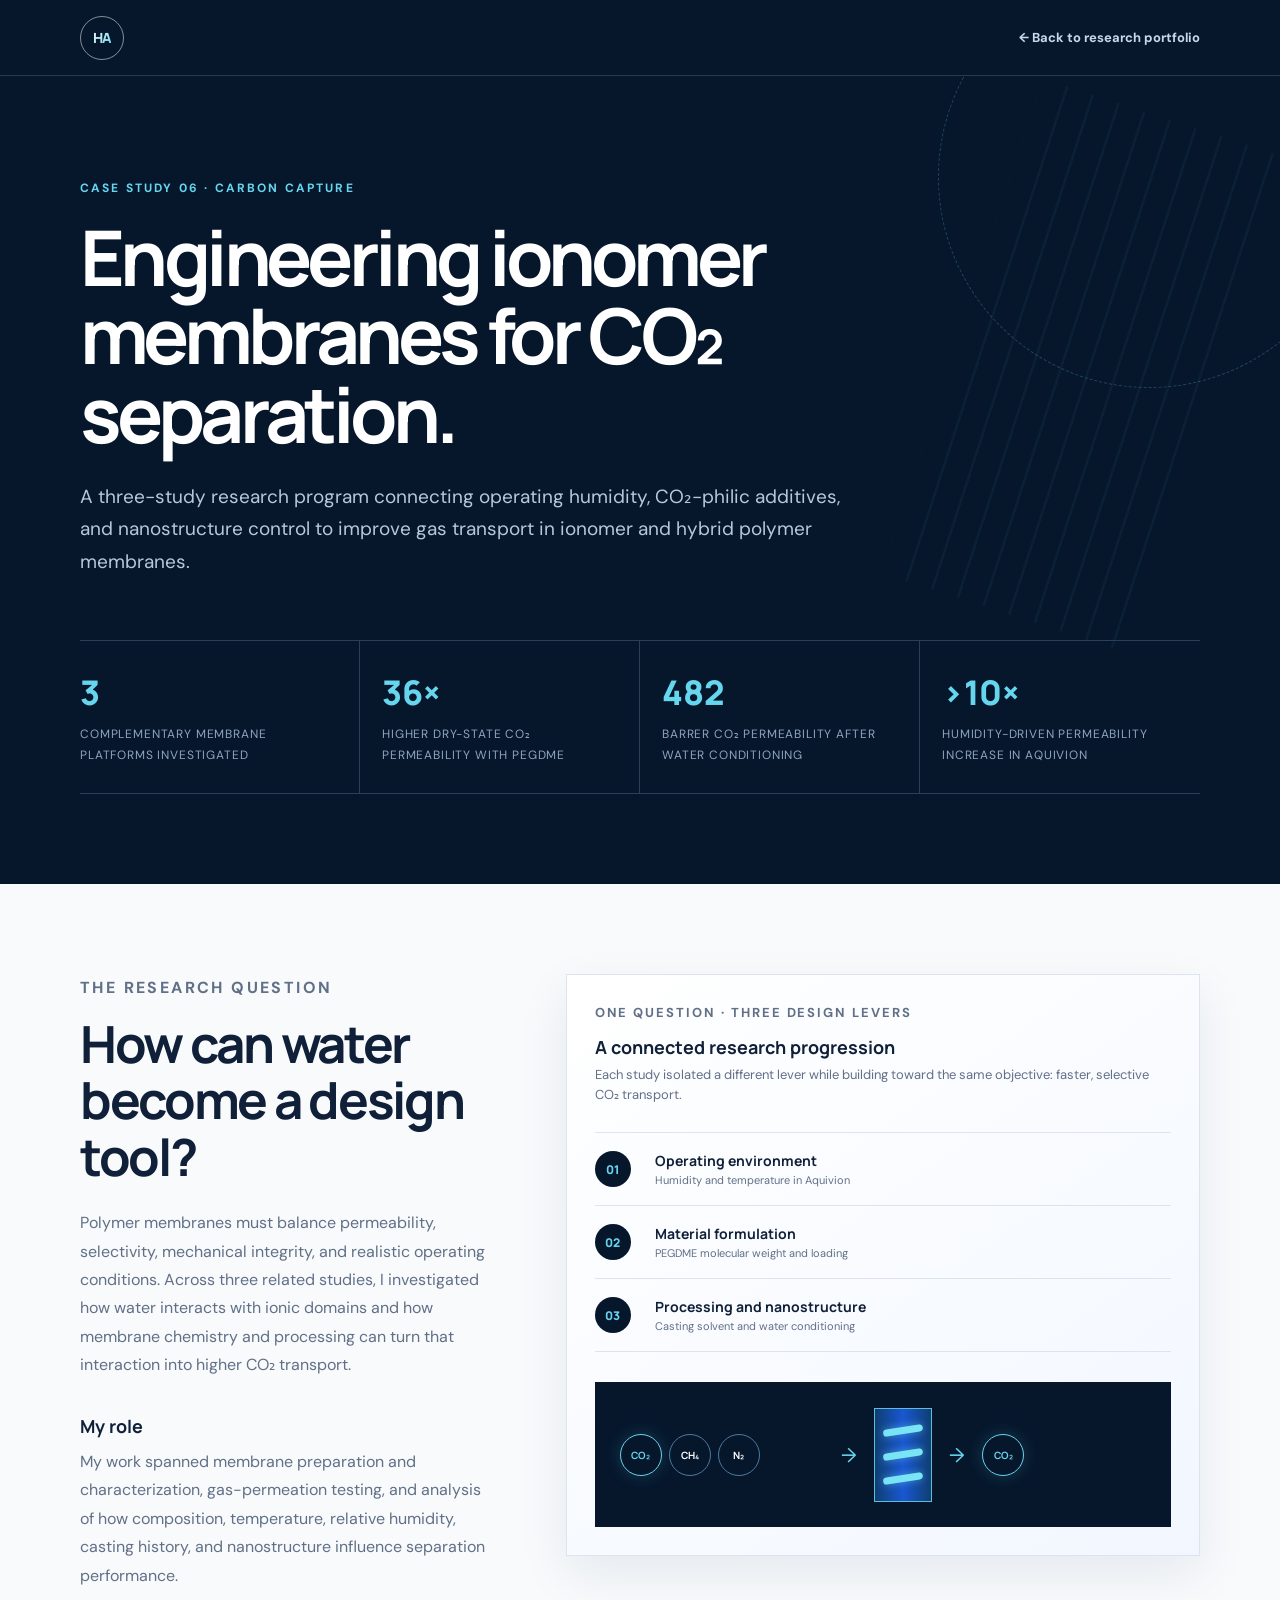
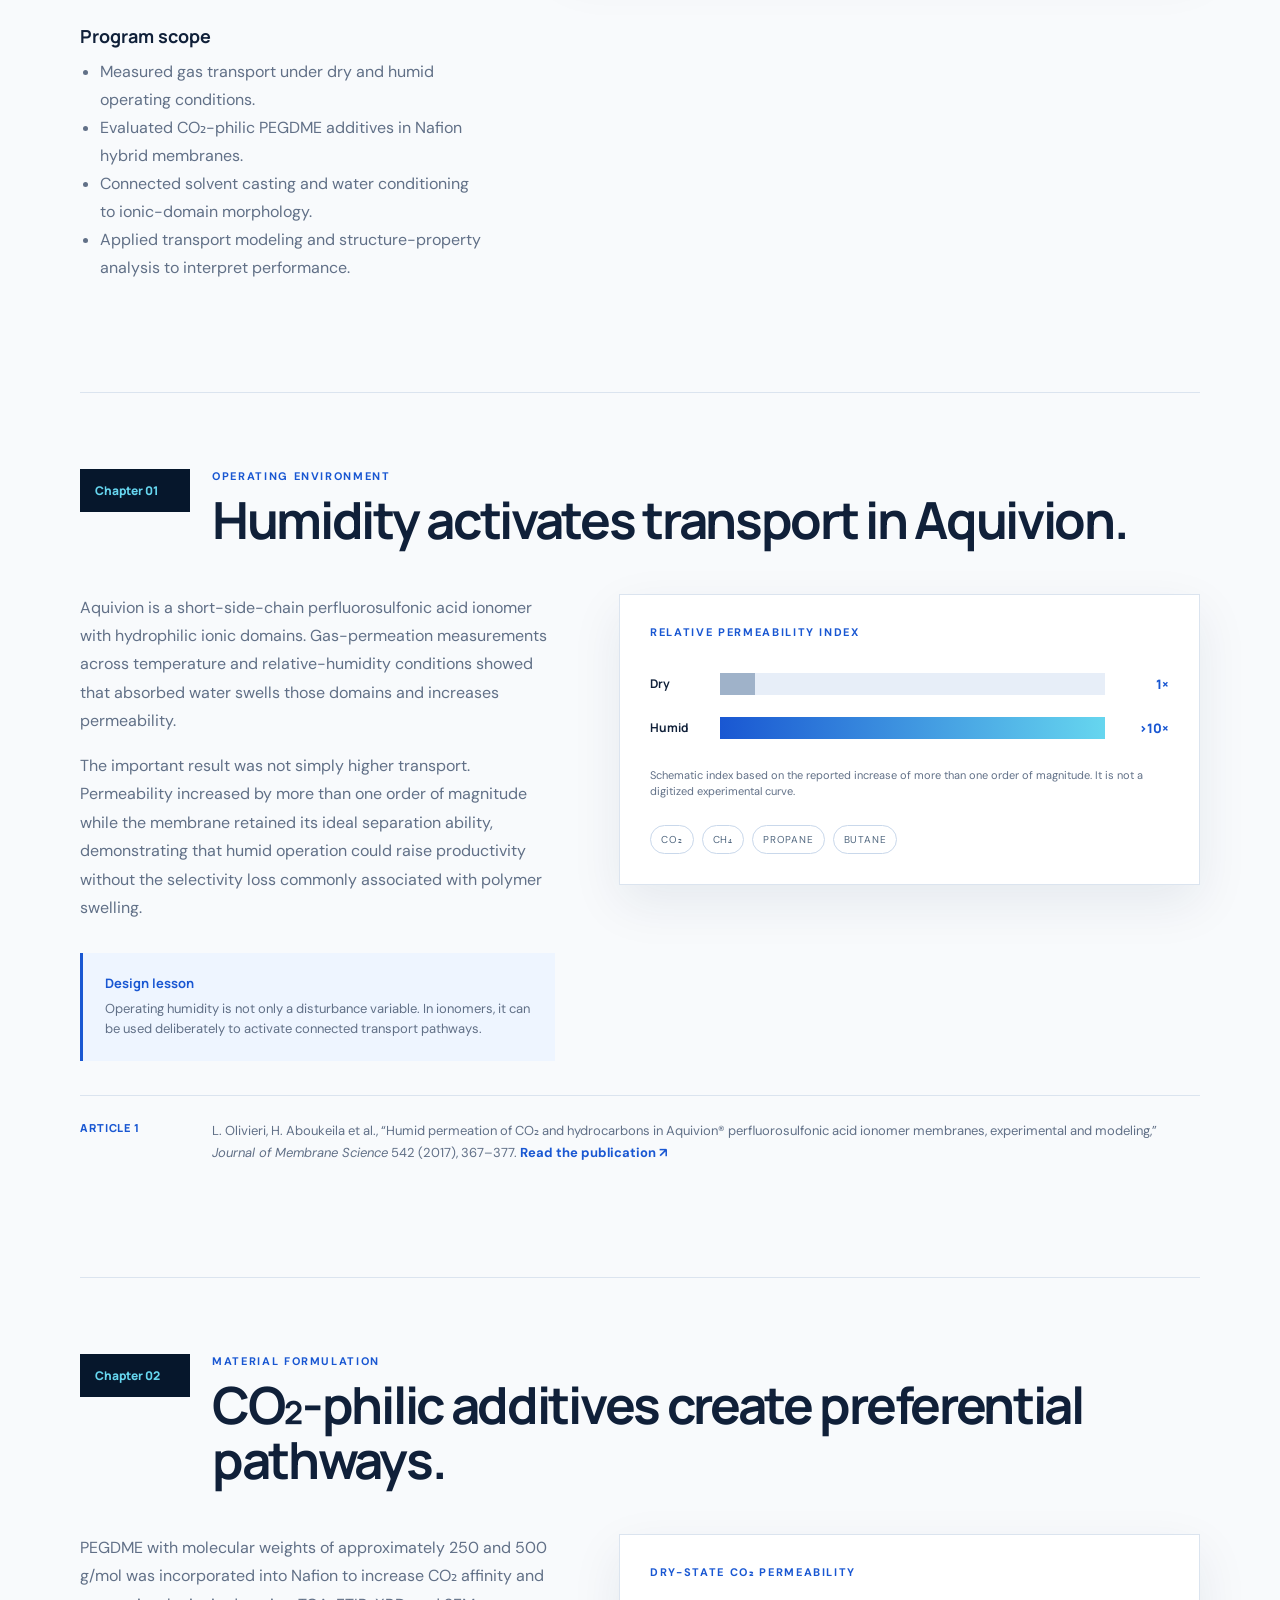
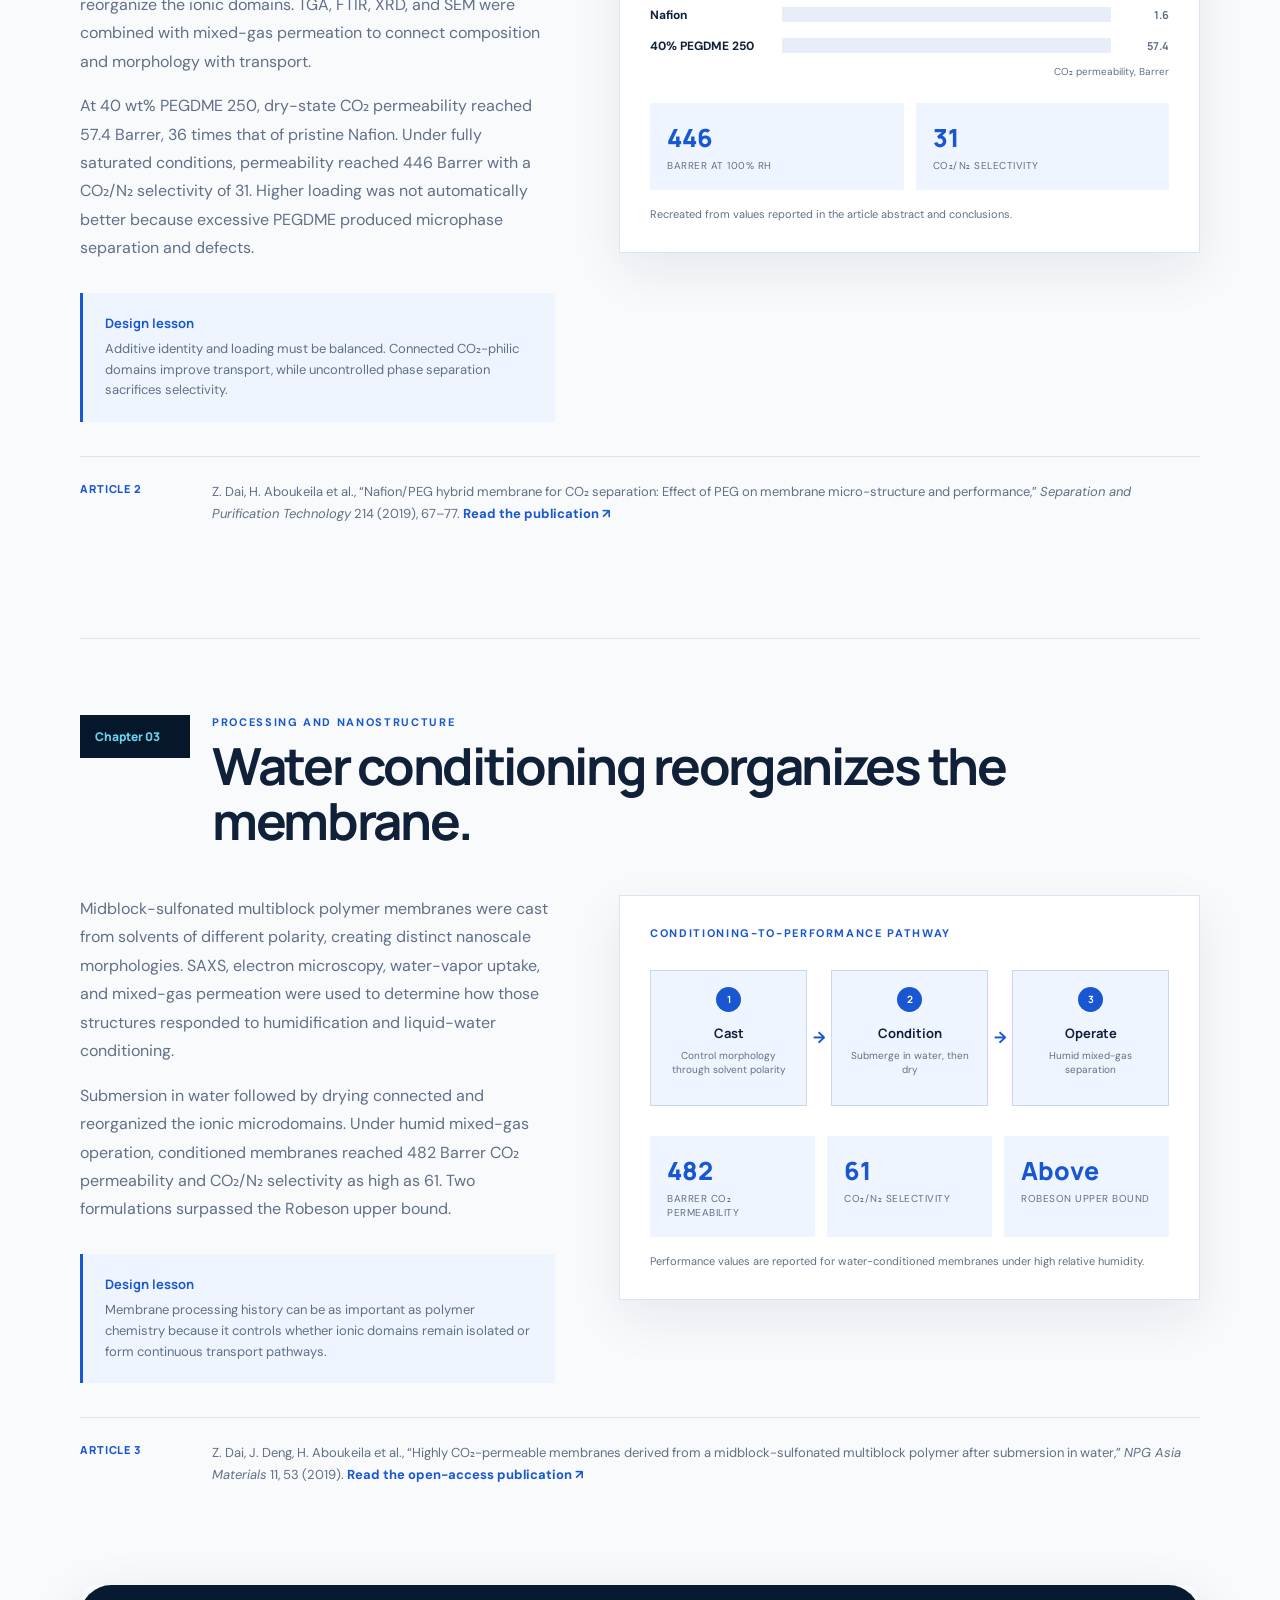
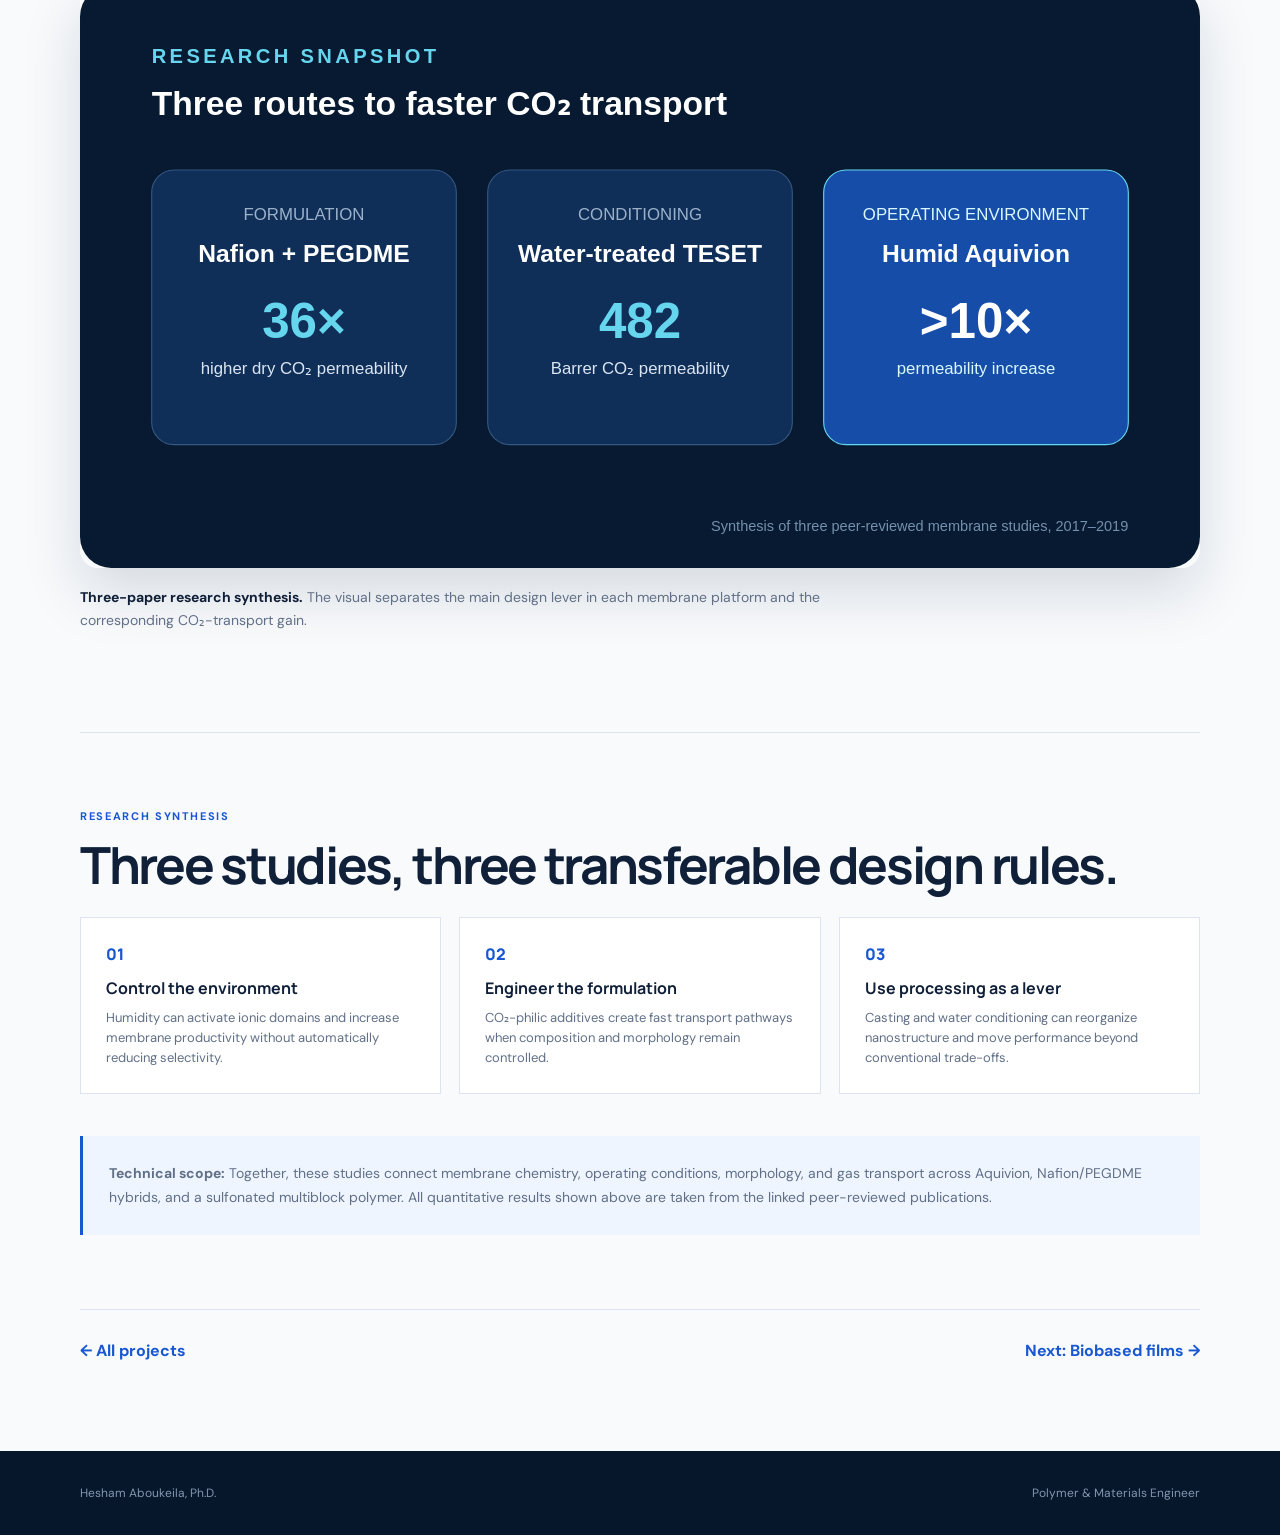
<file: case-studies/ionomer-membranes.html>
<!doctype html>
<html lang="en">
<head>
  <meta charset="utf-8"><meta name="viewport" content="width=device-width,initial-scale=1">
  <meta name="description" content="Case study: engineering ionomer and hybrid polymer membranes for CO2 separation through humidity, additive design, and nanostructure control by Hesham Aboukeila.">
  <link rel="canonical" href="https://hesham-aboukeila.github.io/case-studies/ionomer-membranes.html">
  <meta property="og:type" content="article"><meta property="og:url" content="https://hesham-aboukeila.github.io/case-studies/ionomer-membranes.html">
  <meta property="og:title" content="CO₂-Selective Ionomer Membranes"><meta property="og:description" content="Three studies connecting humidity, additives, and nanostructure to improve CO₂ separation.">
  <meta property="og:image" content="https://hesham-aboukeila.github.io/images/social/ionomer-membranes.jpg"><meta property="og:image:width" content="1200"><meta property="og:image:height" content="630"><meta property="og:image:alt" content="CO2-selective ionomer membrane case study by Hesham Aboukeila"><meta name="twitter:card" content="summary_large_image"><meta name="twitter:title" content="CO₂-Selective Ionomer Membranes"><meta name="twitter:description" content="Humidity, additives, and nanostructure applied to improve CO₂ separation."><meta name="twitter:image" content="https://hesham-aboukeila.github.io/images/social/ionomer-membranes.jpg">
  <link rel="icon" href="../favicon.svg" type="image/svg+xml"><link rel="apple-touch-icon" href="../apple-touch-icon.png"><link rel="manifest" href="../site.webmanifest">
  <title>CO₂-Selective Ionomer Membranes | Hesham Aboukeila</title>
  <link rel="preconnect" href="https://fonts.googleapis.com"><link rel="preconnect" href="https://fonts.gstatic.com" crossorigin>
  <link href="https://fonts.googleapis.com/css2?family=DM+Sans:wght@400;500;600;700&family=Manrope:wght@500;600;700;800&display=swap" rel="stylesheet">
  <link rel="stylesheet" href="case-study.css">
  <script type="application/ld+json">{"@context":"https://schema.org","@type":"WebPage","@id":"https://hesham-aboukeila.github.io/case-studies/ionomer-membranes.html","name":"CO₂-Selective Ionomer Membranes","description":"Ionomer and hybrid polymer membranes for CO₂ separation under dry and humid conditions.","author":{"@id":"https://hesham-aboukeila.github.io/#hesham-aboukeila"},"citation":["https://doi.org/10.1016/j.memsci.2017.08.030","https://doi.org/10.1016/j.seppur.2018.03.062","https://doi.org/10.1038/s41427-019-0155-5"]}</script>
</head>
<body>
  <nav class="case-nav"><a class="brand" href="../index.html"><span>HA</span></a><a class="back" href="../index.html#work">← Back to research portfolio</a></nav>
  <header class="case-hero membrane-hero">
    <p class="kicker">Case study 06 · Carbon capture</p>
    <h1>Engineering ionomer membranes for CO₂ separation.</h1>
    <p class="lede">A three-study research program connecting operating humidity, CO₂-philic additives, and nanostructure control to improve gas transport in ionomer and hybrid polymer membranes.</p>
    <div class="metric-row">
      <div class="case-metric"><strong>3</strong><span>Complementary membrane platforms investigated</span></div>
      <div class="case-metric"><strong>36×</strong><span>Higher dry-state CO₂ permeability with PEGDME</span></div>
      <div class="case-metric"><strong>482</strong><span>Barrer CO₂ permeability after water conditioning</span></div>
      <div class="case-metric"><strong>&gt;10×</strong><span>Humidity-driven permeability increase in Aquivion</span></div>
    </div>
  </header>

  <main class="case-main">
    <section class="case-grid membrane-overview">
      <div class="case-copy">
        <p class="case-label">The research question</p>
        <h2>How can water become a design tool?</h2>
        <p>Polymer membranes must balance permeability, selectivity, mechanical integrity, and realistic operating conditions. Across three related studies, I investigated how water interacts with ionic domains and how membrane chemistry and processing can turn that interaction into higher CO₂ transport.</p>
        <h3>My role</h3>
        <p>My work spanned membrane preparation and characterization, gas-permeation testing, and analysis of how composition, temperature, relative humidity, casting history, and nanostructure influence separation performance.</p>
        <h3>Program scope</h3>
        <ul><li>Measured gas transport under dry and humid operating conditions.</li><li>Evaluated CO₂-philic PEGDME additives in Nafion hybrid membranes.</li><li>Connected solvent casting and water conditioning to ionic-domain morphology.</li><li>Applied transport modeling and structure-property analysis to interpret performance.</li></ul>
      </div>
      <div class="visual-panel membrane-roadmap">
        <p class="case-label">One question · Three design levers</p>
        <h3>A connected research progression</h3>
        <p>Each study isolated a different lever while building toward the same objective: faster, selective CO₂ transport.</p>
        <div class="lever-list">
          <a href="#humidity"><span>01</span><div><strong>Operating environment</strong><small>Humidity and temperature in Aquivion</small></div></a>
          <a href="#formulation"><span>02</span><div><strong>Material formulation</strong><small>PEGDME molecular weight and loading</small></div></a>
          <a href="#nanostructure"><span>03</span><div><strong>Processing and nanostructure</strong><small>Casting solvent and water conditioning</small></div></a>
        </div>
        <div class="membrane-schematic" aria-label="Selective transport through an ionomer membrane">
          <div class="feed-gases"><i>CO₂</i><i>CH₄</i><i>N₂</i></div><span class="flow-arrow">→</span><div class="ionic-layer"><b></b><b></b><b></b></div><span class="flow-arrow">→</span><div class="permeate-gas">CO₂</div>
        </div>
      </div>
    </section>

    <section class="chapter-section" id="humidity">
      <div class="chapter-heading"><span>Chapter 01</span><p class="case-label">Operating environment</p><h2>Humidity activates transport in Aquivion.</h2></div>
      <div class="chapter-grid">
        <div class="chapter-copy"><p>Aquivion is a short-side-chain perfluorosulfonic acid ionomer with hydrophilic ionic domains. Gas-permeation measurements across temperature and relative-humidity conditions showed that absorbed water swells those domains and increases permeability.</p><p>The important result was not simply higher transport. Permeability increased by more than one order of magnitude while the membrane retained its ideal separation ability, demonstrating that humid operation could raise productivity without the selectivity loss commonly associated with polymer swelling.</p><div class="takeaway"><strong>Design lesson</strong><span>Operating humidity is not only a disturbance variable. In ionomers, it can be used deliberately to activate connected transport pathways.</span></div></div>
        <div class="result-panel humidity-panel"><p class="case-label">Relative permeability index</p><div class="comparison-bars"><div><span>Dry</span><div class="comparison-track"><i style="width:9%"></i></div><b>1×</b></div><div><span>Humid</span><div class="comparison-track"><i class="active" style="width:100%"></i></div><b>&gt;10×</b></div></div><p class="chart-note">Schematic index based on the reported increase of more than one order of magnitude. It is not a digitized experimental curve.</p><div class="result-tags"><span>CO₂</span><span>CH₄</span><span>Propane</span><span>Butane</span></div></div>
      </div>
      <div class="chapter-source"><strong>Article 1</strong><p>L. Olivieri, H. Aboukeila et al., “Humid permeation of CO₂ and hydrocarbons in Aquivion® perfluorosulfonic acid ionomer membranes, experimental and modeling,” <em>Journal of Membrane Science</em> 542 (2017), 367–377. <a href="https://doi.org/10.1016/j.memsci.2017.08.030" target="_blank" rel="noopener">Read the publication ↗</a></p></div>
    </section>

    <section class="chapter-section" id="formulation">
      <div class="chapter-heading"><span>Chapter 02</span><p class="case-label">Material formulation</p><h2>CO₂-philic additives create preferential pathways.</h2></div>
      <div class="chapter-grid">
        <div class="chapter-copy"><p>PEGDME with molecular weights of approximately 250 and 500 g/mol was incorporated into Nafion to increase CO₂ affinity and reorganize the ionic domains. TGA, FTIR, XRD, and SEM were combined with mixed-gas permeation to connect composition and morphology with transport.</p><p>At 40 wt% PEGDME 250, dry-state CO₂ permeability reached 57.4 Barrer, 36 times that of pristine Nafion. Under fully saturated conditions, permeability reached 446 Barrer with a CO₂/N₂ selectivity of 31. Higher loading was not automatically better because excessive PEGDME produced microphase separation and defects.</p><div class="takeaway"><strong>Design lesson</strong><span>Additive identity and loading must be balanced. Connected CO₂-philic domains improve transport, while uncontrolled phase separation sacrifices selectivity.</span></div></div>
        <div class="result-panel"><p class="case-label">Dry-state CO₂ permeability</p><div class="bar-chart membrane-bars"><div class="bar-group"><span class="bar-label">Nafion</span><div class="bar-track"><i class="bar" style="width:2.8%"></i></div><span class="bar-value">1.6</span></div><div class="bar-group"><span class="bar-label">40% PEGDME 250</span><div class="bar-track"><i class="bar" style="width:100%"></i></div><span class="bar-value">57.4</span></div></div><p class="chart-unit">CO₂ permeability, Barrer</p><div class="feature-metrics"><div><strong>446</strong><span>Barrer at 100% RH</span></div><div><strong>31</strong><span>CO₂/N₂ selectivity</span></div></div><p class="chart-note">Recreated from values reported in the article abstract and conclusions.</p></div>
      </div>
      <div class="chapter-source"><strong>Article 2</strong><p>Z. Dai, H. Aboukeila et al., “Nafion/PEG hybrid membrane for CO₂ separation: Effect of PEG on membrane micro-structure and performance,” <em>Separation and Purification Technology</em> 214 (2019), 67–77. <a href="https://doi.org/10.1016/j.seppur.2018.03.062" target="_blank" rel="noopener">Read the publication ↗</a></p></div>
    </section>

    <section class="chapter-section" id="nanostructure">
      <div class="chapter-heading"><span>Chapter 03</span><p class="case-label">Processing and nanostructure</p><h2>Water conditioning reorganizes the membrane.</h2></div>
      <div class="chapter-grid">
        <div class="chapter-copy"><p>Midblock-sulfonated multiblock polymer membranes were cast from solvents of different polarity, creating distinct nanoscale morphologies. SAXS, electron microscopy, water-vapor uptake, and mixed-gas permeation were used to determine how those structures responded to humidification and liquid-water conditioning.</p><p>Submersion in water followed by drying connected and reorganized the ionic microdomains. Under humid mixed-gas operation, conditioned membranes reached 482 Barrer CO₂ permeability and CO₂/N₂ selectivity as high as 61. Two formulations surpassed the Robeson upper bound.</p><div class="takeaway"><strong>Design lesson</strong><span>Membrane processing history can be as important as polymer chemistry because it controls whether ionic domains remain isolated or form continuous transport pathways.</span></div></div>
        <div class="result-panel conditioning-panel"><p class="case-label">Conditioning-to-performance pathway</p><div class="conditioning-flow"><div><span>1</span><strong>Cast</strong><small>Control morphology through solvent polarity</small></div><b>→</b><div><span>2</span><strong>Condition</strong><small>Submerge in water, then dry</small></div><b>→</b><div><span>3</span><strong>Operate</strong><small>Humid mixed-gas separation</small></div></div><div class="feature-metrics large"><div><strong>482</strong><span>Barrer CO₂ permeability</span></div><div><strong>61</strong><span>CO₂/N₂ selectivity</span></div><div><strong>Above</strong><span>Robeson upper bound</span></div></div><p class="chart-note">Performance values are reported for water-conditioned membranes under high relative humidity.</p></div>
      </div>
      <div class="chapter-source"><strong>Article 3</strong><p>Z. Dai, J. Deng, H. Aboukeila et al., “Highly CO₂-permeable membranes derived from a midblock-sulfonated multiblock polymer after submersion in water,” <em>NPG Asia Materials</em> 11, 53 (2019). <a href="https://doi.org/10.1038/s41427-019-0155-5" target="_blank" rel="noopener">Read the open-access publication ↗</a></p></div>
    </section>

    <figure class="research-figure">
      <img src="../images/research/membrane-platforms.svg" alt="Three ionomer membrane platforms showing the roles of formulation, conditioning, and humidity in carbon dioxide transport." width="1000" height="520" loading="lazy">
      <figcaption><strong>Three-paper research synthesis.</strong> The visual separates the main design lever in each membrane platform and the corresponding CO₂-transport gain.</figcaption>
    </figure>

    <section class="evidence membrane-synthesis">
      <p class="case-label">Research synthesis</p><h2>Three studies, three transferable design rules.</h2>
      <div class="evidence-grid">
        <article class="evidence-card"><span>01</span><h3>Control the environment</h3><p>Humidity can activate ionic domains and increase membrane productivity without automatically reducing selectivity.</p></article>
        <article class="evidence-card"><span>02</span><h3>Engineer the formulation</h3><p>CO₂-philic additives create fast transport pathways when composition and morphology remain controlled.</p></article>
        <article class="evidence-card"><span>03</span><h3>Use processing as a lever</h3><p>Casting and water conditioning can reorganize nanostructure and move performance beyond conventional trade-offs.</p></article>
      </div>
      <div class="source-box"><p><strong>Technical scope:</strong> Together, these studies connect membrane chemistry, operating conditions, morphology, and gas transport across Aquivion, Nafion/PEGDME hybrids, and a sulfonated multiblock polymer. All quantitative results shown above are taken from the linked peer-reviewed publications.</p></div>
      <div class="next-case"><a href="../index.html#work">← All projects</a><a href="biobased-films.html">Next: Biobased films →</a></div>
    </section>
  </main>
  <footer><span>Hesham Aboukeila, Ph.D.</span><span>Polymer & Materials Engineer</span></footer>
</body>
</html>
</file>
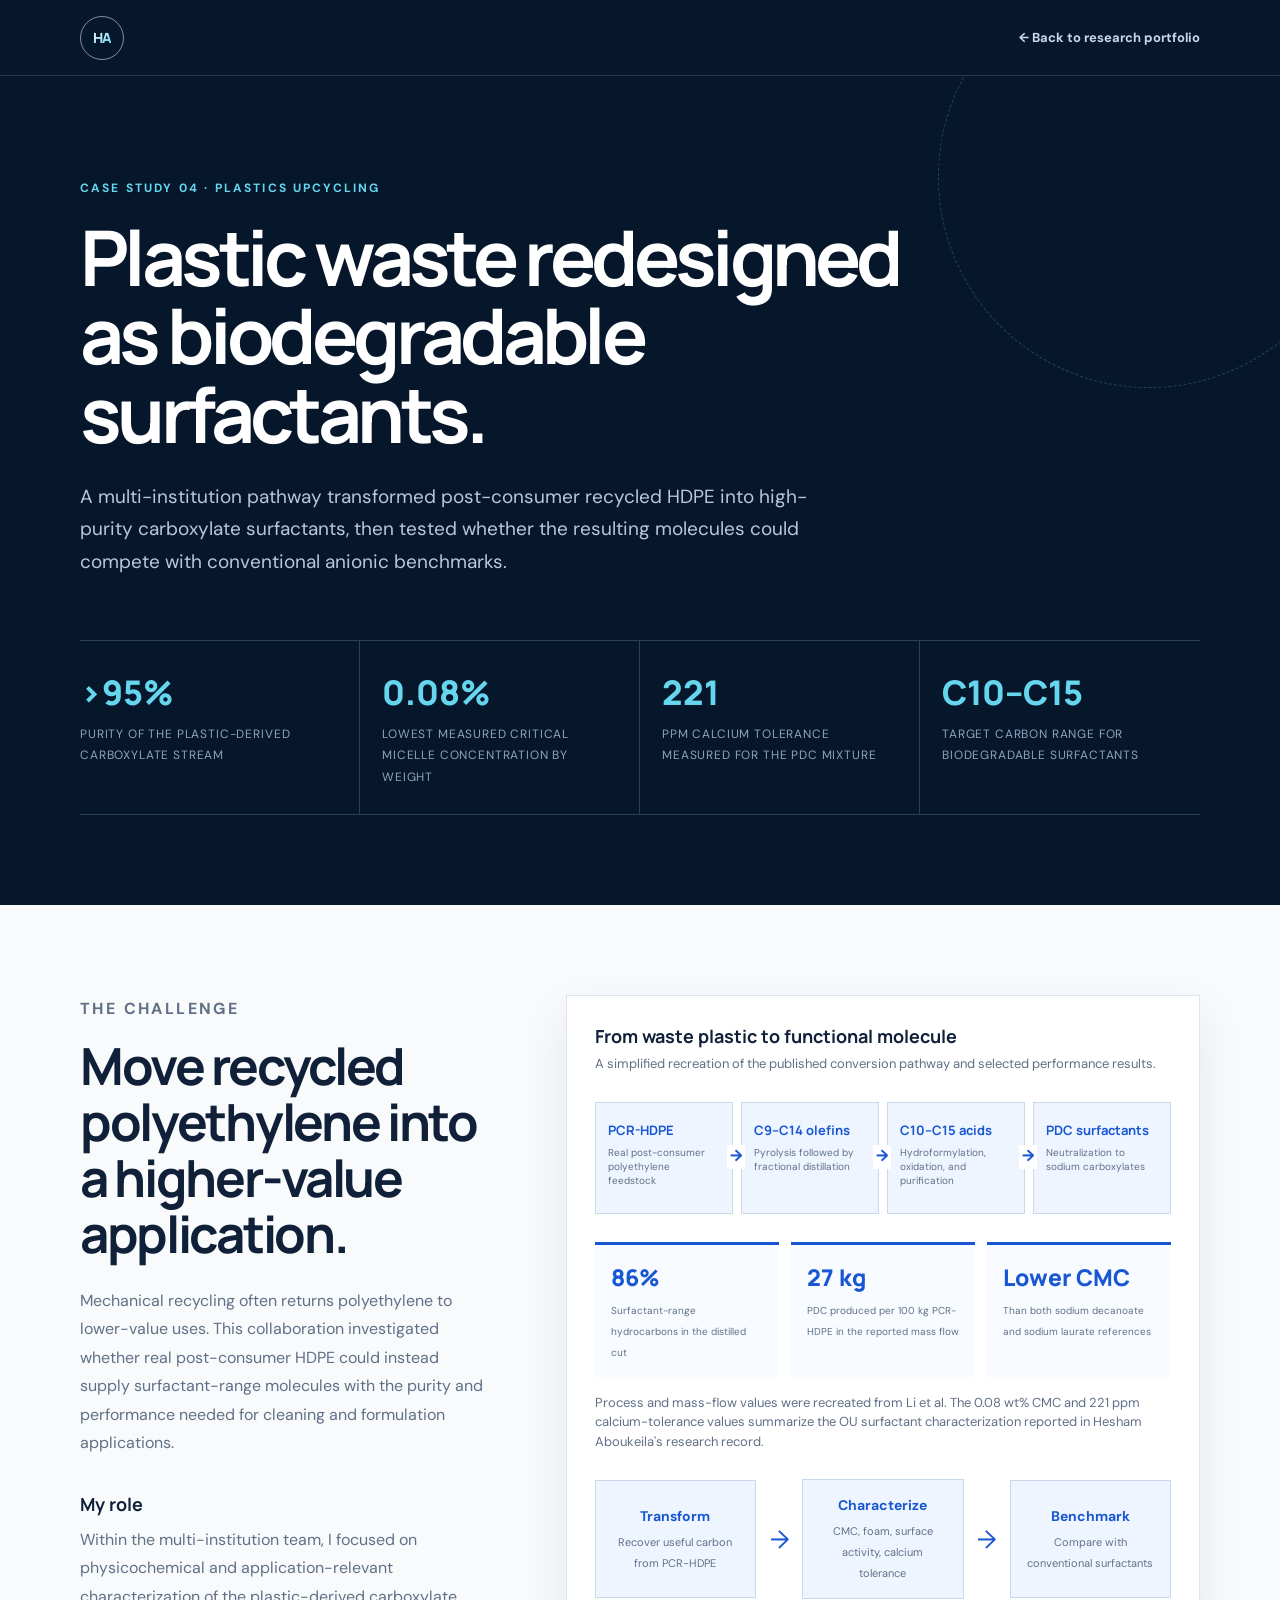
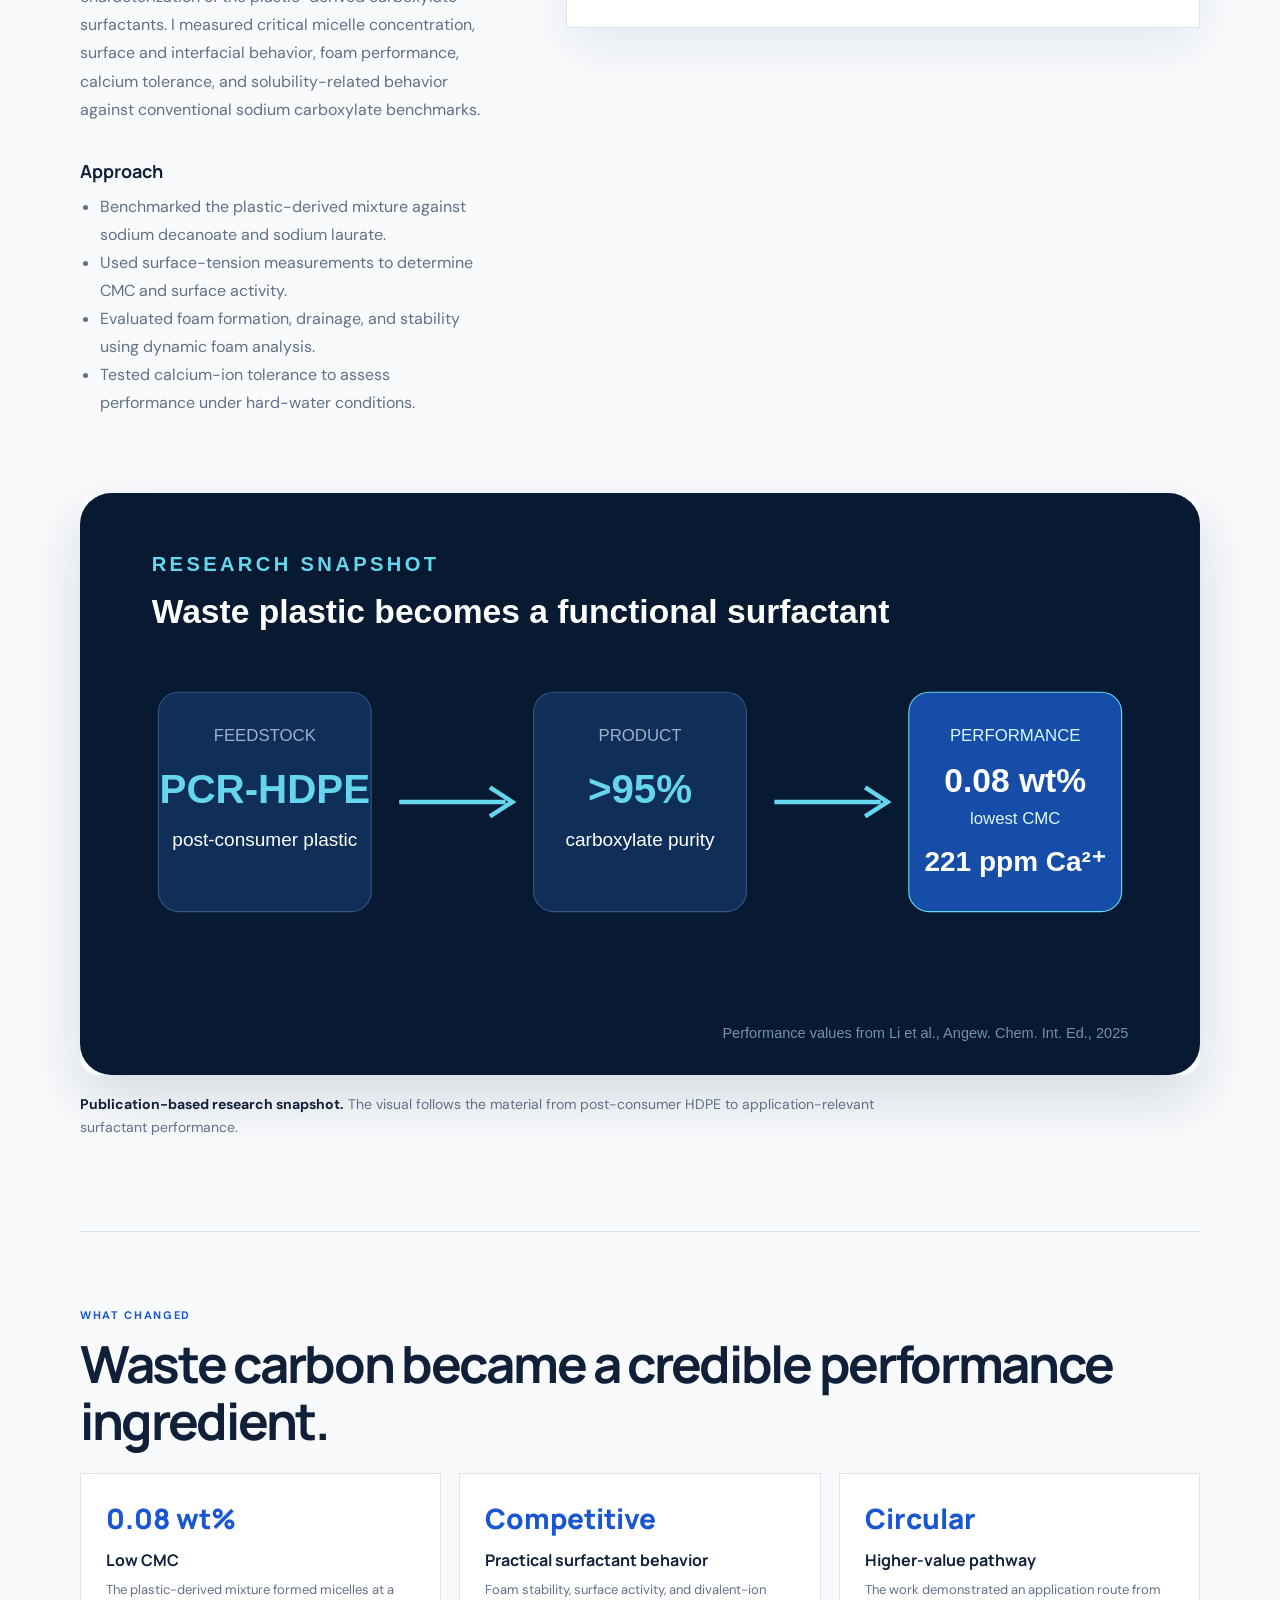
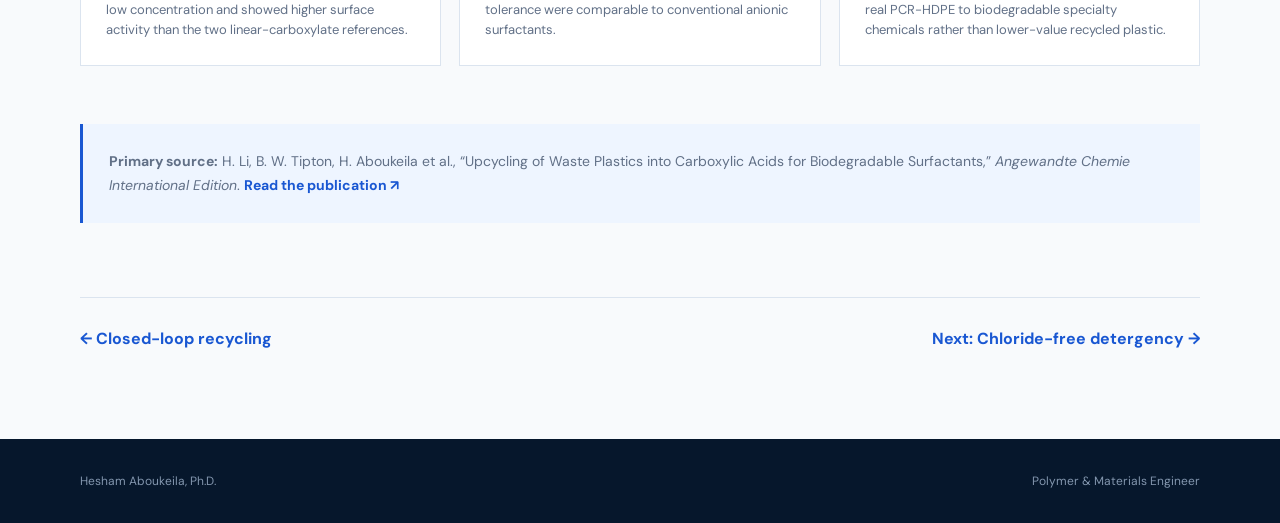
<file: case-studies/plastic-derived-surfactants.html>
<!doctype html>
<html lang="en">
<head>
  <meta charset="utf-8"><meta name="viewport" content="width=device-width,initial-scale=1">
  <meta name="description" content="Case study: converting post-consumer recycled HDPE into biodegradable carboxylate surfactants, with performance characterization by Hesham Aboukeila.">
  <link rel="canonical" href="https://hesham-aboukeila.github.io/case-studies/plastic-derived-surfactants.html">
  <meta property="og:type" content="article"><meta property="og:url" content="https://hesham-aboukeila.github.io/case-studies/plastic-derived-surfactants.html">
  <meta property="og:title" content="Plastic-Derived Surfactants"><meta property="og:description" content="Transforming post-consumer HDPE into biodegradable carboxylate surfactants and testing application performance.">
  <meta property="og:image" content="https://hesham-aboukeila.github.io/images/social/plastic-derived-surfactants.jpg"><meta property="og:image:width" content="1200"><meta property="og:image:height" content="630"><meta property="og:image:alt" content="Plastic-derived surfactants case study by Hesham Aboukeila"><meta name="twitter:card" content="summary_large_image"><meta name="twitter:title" content="Plastic-Derived Surfactants"><meta name="twitter:description" content="Transforming post-consumer HDPE into biodegradable carboxylate surfactants."><meta name="twitter:image" content="https://hesham-aboukeila.github.io/images/social/plastic-derived-surfactants.jpg">
  <link rel="icon" href="../favicon.svg" type="image/svg+xml"><link rel="apple-touch-icon" href="../apple-touch-icon.png"><link rel="manifest" href="../site.webmanifest">
  <title>Plastic-Derived Surfactants | Hesham Aboukeila</title>
  <link rel="preconnect" href="https://fonts.googleapis.com"><link rel="preconnect" href="https://fonts.gstatic.com" crossorigin>
  <link href="https://fonts.googleapis.com/css2?family=DM+Sans:wght@400;500;600;700&family=Manrope:wght@500;600;700;800&display=swap" rel="stylesheet">
  <link rel="stylesheet" href="case-study.css">
  <script type="application/ld+json">{"@context":"https://schema.org","@type":"WebPage","@id":"https://hesham-aboukeila.github.io/case-studies/plastic-derived-surfactants.html","name":"Plastic-Derived Surfactants","description":"Post-consumer HDPE upcycled into biodegradable carboxylate surfactants.","author":{"@id":"https://hesham-aboukeila.github.io/#hesham-aboukeila"},"citation":"https://doi.org/10.1002/anie.202517471"}</script>
</head>
<body>
  <nav class="case-nav"><a class="brand" href="../index.html"><span>HA</span></a><a class="back" href="../index.html#work">← Back to research portfolio</a></nav>
  <header class="case-hero">
    <p class="kicker">Case study 04 · Plastics upcycling</p>
    <h1>Plastic waste redesigned as biodegradable surfactants.</h1>
    <p class="lede">A multi-institution pathway transformed post-consumer recycled HDPE into high-purity carboxylate surfactants, then tested whether the resulting molecules could compete with conventional anionic benchmarks.</p>
    <div class="metric-row">
      <div class="case-metric"><strong>&gt;95%</strong><span>Purity of the plastic-derived carboxylate stream</span></div>
      <div class="case-metric"><strong>0.08%</strong><span>Lowest measured critical micelle concentration by weight</span></div>
      <div class="case-metric"><strong>221</strong><span>ppm calcium tolerance measured for the PDC mixture</span></div>
      <div class="case-metric"><strong>C10–C15</strong><span>Target carbon range for biodegradable surfactants</span></div>
    </div>
  </header>
  <main class="case-main">
    <section class="case-grid">
      <div class="case-copy">
        <p class="case-label">The challenge</p><h2>Move recycled polyethylene into a higher-value application.</h2>
        <p>Mechanical recycling often returns polyethylene to lower-value uses. This collaboration investigated whether real post-consumer HDPE could instead supply surfactant-range molecules with the purity and performance needed for cleaning and formulation applications.</p>
        <h3>My role</h3><p>Within the multi-institution team, I focused on physicochemical and application-relevant characterization of the plastic-derived carboxylate surfactants. I measured critical micelle concentration, surface and interfacial behavior, foam performance, calcium tolerance, and solubility-related behavior against conventional sodium carboxylate benchmarks.</p>
        <h3>Approach</h3><ul><li>Benchmarked the plastic-derived mixture against sodium decanoate and sodium laurate.</li><li>Used surface-tension measurements to determine CMC and surface activity.</li><li>Evaluated foam formation, drainage, and stability using dynamic foam analysis.</li><li>Tested calcium-ion tolerance to assess performance under hard-water conditions.</li></ul>
      </div>
      <div class="visual-panel">
        <h3>From waste plastic to functional molecule</h3><p>A simplified recreation of the published conversion pathway and selected performance results.</p>
        <div class="route-strip">
          <div class="route-stage"><strong>PCR-HDPE</strong><span>Real post-consumer polyethylene feedstock</span></div>
          <div class="route-stage"><strong>C9–C14 olefins</strong><span>Pyrolysis followed by fractional distillation</span></div>
          <div class="route-stage"><strong>C10–C15 acids</strong><span>Hydroformylation, oxidation, and purification</span></div>
          <div class="route-stage"><strong>PDC surfactants</strong><span>Neutralization to sodium carboxylates</span></div>
        </div>
        <div class="data-strip">
          <div class="data-point"><strong>86%</strong><span>Surfactant-range hydrocarbons in the distilled cut</span></div>
          <div class="data-point"><strong>27 kg</strong><span>PDC produced per 100 kg PCR-HDPE in the reported mass flow</span></div>
          <div class="data-point"><strong>Lower CMC</strong><span>Than both sodium decanoate and sodium laurate references</span></div>
        </div>
        <p class="chart-note">Process and mass-flow values were recreated from Li et al. The 0.08 wt% CMC and 221 ppm calcium-tolerance values summarize the OU surfactant characterization reported in Hesham Aboukeila's research record.</p>
        <div class="process-flow"><div class="process-step"><div><strong>Transform</strong><span>Recover useful carbon from PCR-HDPE</span></div></div><div class="process-arrow">→</div><div class="process-step"><div><strong>Characterize</strong><span>CMC, foam, surface activity, calcium tolerance</span></div></div><div class="process-arrow">→</div><div class="process-step"><div><strong>Benchmark</strong><span>Compare with conventional surfactants</span></div></div></div>
      </div>
    </section>
    <figure class="research-figure">
      <img src="../images/research/surfactant-profile.svg" alt="Waste HDPE conversion to high-purity carboxylates with low CMC and measurable calcium tolerance." width="1000" height="520" loading="lazy">
      <figcaption><strong>Publication-based research snapshot.</strong> The visual follows the material from post-consumer HDPE to application-relevant surfactant performance.</figcaption>
    </figure>
    <section class="evidence">
      <p class="case-label">What changed</p><h2>Waste carbon became a credible performance ingredient.</h2>
      <div class="evidence-grid">
        <article class="evidence-card"><span>0.08 wt%</span><h3>Low CMC</h3><p>The plastic-derived mixture formed micelles at a low concentration and showed higher surface activity than the two linear-carboxylate references.</p></article>
        <article class="evidence-card"><span>Competitive</span><h3>Practical surfactant behavior</h3><p>Foam stability, surface activity, and divalent-ion tolerance were comparable to conventional anionic surfactants.</p></article>
        <article class="evidence-card"><span>Circular</span><h3>Higher-value pathway</h3><p>The work demonstrated an application route from real PCR-HDPE to biodegradable specialty chemicals rather than lower-value recycled plastic.</p></article>
      </div>
      <div class="source-box"><p><strong>Primary source:</strong> H. Li, B. W. Tipton, H. Aboukeila et al., “Upcycling of Waste Plastics into Carboxylic Acids for Biodegradable Surfactants,” <em>Angewandte Chemie International Edition</em>. <a href="https://doi.org/10.1002/anie.202517471" target="_blank" rel="noopener">Read the publication ↗</a></p></div>
      <div class="next-case"><a href="closed-loop-recycling.html">← Closed-loop recycling</a><a href="chloride-free-detergency.html">Next: Chloride-free detergency →</a></div>
    </section>
  </main>
  <footer><span>Hesham Aboukeila, Ph.D.</span><span>Polymer &amp; Materials Engineer</span></footer>
</body>
</html>
</file>
<file: styles.css>
:root{--navy:#06172c;--blue:#1957d2;--electric:#3e7bfa;--cyan:#66d6ef;--ice:#eef5ff;--paper:#f8fafc;--ink:#102039;--muted:#617087;--line:#dbe4ef;--white:#fff;--max:1240px}*{box-sizing:border-box}html{scroll-behavior:smooth}body{margin:0;color:var(--ink);background:var(--paper);font-family:"DM Sans",sans-serif;-webkit-font-smoothing:antialiased}a{color:inherit;text-decoration:none}h1,h2,h3,p{margin-top:0}h1,h2,h3{font-family:"Manrope",sans-serif}.skip-link{position:fixed;left:16px;top:-100px;background:#fff;padding:12px 18px;z-index:99}.skip-link:focus{top:16px}.site-header{height:84px;padding:0 max(28px,calc((100vw - var(--max))/2));display:flex;align-items:center;justify-content:space-between;position:absolute;z-index:10;width:100%;color:#fff;border-bottom:1px solid rgba(255,255,255,.14)}.brand{width:46px;height:46px;border:1px solid rgba(255,255,255,.5);display:grid;place-items:center;border-radius:50%;font-family:"Manrope";font-weight:800;letter-spacing:-1px}.brand span{background:linear-gradient(135deg,#fff,var(--cyan));background-clip:text;color:transparent}.site-header nav{display:flex;gap:34px;font-size:14px}.site-header nav a{opacity:.74;transition:.2s}.site-header nav a:hover{opacity:1}.header-contact{font-size:14px;font-weight:600;padding-bottom:4px;border-bottom:1px solid var(--cyan)}.menu{display:none}.hero{min-height:760px;height:100svh;max-height:920px;background:var(--navy);color:#fff;position:relative;overflow:hidden;padding:150px max(28px,calc((100vw - var(--max))/2)) 76px;display:grid;grid-template-columns:1.1fr .9fr;align-items:center}.hero-grid{position:absolute;inset:0;background-image:linear-gradient(rgba(255,255,255,.035) 1px,transparent 1px),linear-gradient(90deg,rgba(255,255,255,.035) 1px,transparent 1px);background-size:70px 70px;mask-image:linear-gradient(to right,#000,transparent)}.orb{position:absolute;border-radius:50%;filter:blur(80px);opacity:.18}.orb-one{width:400px;height:400px;background:#286df5;right:10%;top:12%}.orb-two{width:240px;height:240px;background:#5bd7ed;left:-6%;bottom:3%}.hero-copy{position:relative;z-index:2}.eyebrow,.kicker{text-transform:uppercase;letter-spacing:.18em;font-weight:700;font-size:12px}.eyebrow{display:flex;align-items:center;color:#a8bee0;margin-bottom:28px}.eyebrow span{display:inline-block;width:24px;height:1px;background:var(--cyan);margin-right:12px}.hero h1{font-size:clamp(52px,6.2vw,88px);line-height:1.01;letter-spacing:-.065em;margin-bottom:30px}.hero h1 em,.contact h2 em{font-style:normal;color:var(--cyan)}.hero-summary{max-width:610px;color:#b9c7d9;font-size:18px;line-height:1.68}.hero-actions{display:flex;gap:14px;margin-top:36px}.button{padding:15px 20px;border-radius:3px;font-size:14px;font-weight:700;display:inline-flex;gap:24px;align-items:center;transition:.2s}.button.primary{background:#fff;color:var(--navy)}.button.primary:hover{background:var(--cyan)}.button.ghost{border:1px solid #50657c;color:#fff}.button.ghost:hover{border-color:#fff}.hero-visual{position:relative;z-index:1;width:min(44vw,540px);justify-self:end}.hero-visual svg{width:100%;overflow:visible}.orbit{fill:none;stroke:#fff;stroke-width:.7;stroke-dasharray:4 9;opacity:.14;transform-origin:center;animation:rotate 28s linear infinite}.orbit.small{animation-direction:reverse;animation-duration:21s}.molecule-lines{stroke-dasharray:800;stroke-dashoffset:800;animation:draw 2.6s .5s ease forwards}.visual-note{position:absolute;right:0;bottom:8%;padding:15px 18px;background:rgba(9,33,64,.76);border-left:2px solid var(--cyan);backdrop-filter:blur(9px);display:flex;gap:14px;align-items:center}.visual-note strong{font:800 29px "Manrope";color:var(--cyan)}.visual-note span{font-size:11px;line-height:1.45;color:#c6d2e2;text-transform:uppercase;letter-spacing:.08em}.hero-foot{position:absolute;bottom:28px;left:max(28px,calc((100vw - var(--max))/2));right:max(28px,calc((100vw - var(--max))/2));display:flex;justify-content:space-between;color:#7790af;font-size:12px;text-transform:uppercase;letter-spacing:.14em}.scroll b{color:var(--cyan);margin-left:8px}@keyframes draw{to{stroke-dashoffset:0}}@keyframes rotate{to{transform:rotate(360deg)}}.section{padding:120px max(28px,calc((100vw - var(--max))/2))}.kicker{color:var(--blue);margin-bottom:22px}.kicker.light{color:var(--cyan)}.section-intro{display:grid;grid-template-columns:1fr 1fr;column-gap:60px;margin-bottom:74px}.section-intro .kicker{grid-column:1/-1}.section-intro h2,.about h2{font-size:clamp(40px,4vw,62px);line-height:1.06;letter-spacing:-.045em;margin:0}.intro-copy{max-width:470px;align-self:end;color:var(--muted);line-height:1.75;font-size:17px}.impact{background:#fff}.metrics{display:grid;grid-template-columns:repeat(4,1fr);border-top:1px solid var(--line);border-bottom:1px solid var(--line)}.metric{padding:42px 28px 34px;border-right:1px solid var(--line)}.metric:first-child{padding-left:0}.metric:last-child{border:0}.metric-num{display:block;font:800 clamp(42px,4vw,64px) "Manrope";letter-spacing:-.05em;color:var(--blue);margin-bottom:24px}.metric h3{font-size:16px;margin-bottom:10px}.metric p{color:var(--muted);font-size:14px;line-height:1.55}.work{background:var(--ice)}.project{display:grid;grid-template-columns:80px 1fr 270px;gap:36px;align-items:center;min-height:290px;border-top:1px solid #cddbee;padding:42px 0}.project:last-child{border-bottom:1px solid #cddbee}.project-index{font:700 12px "Manrope";color:var(--blue);align-self:start}.project-body{max-width:650px}.tag{font-size:11px;text-transform:uppercase;letter-spacing:.14em;color:var(--blue);font-weight:700}.project h3{font-size:28px;letter-spacing:-.03em;margin-bottom:15px}.project-body>p:not(.tag){color:var(--muted);line-height:1.65}.chips{display:flex;gap:8px;flex-wrap:wrap;margin-top:22px}.chips span{font-size:11px;text-transform:uppercase;letter-spacing:.08em;border:1px solid #c5d4e8;border-radius:50px;padding:7px 11px;color:#425674}.project-mark{height:190px;background:var(--navy);position:relative;overflow:hidden}.film{display:flex;gap:12px;padding:35px;align-items:center}.film span{height:115%;flex:1;background:linear-gradient(160deg,#2072e9,rgba(87,215,239,.08));border:1px solid rgba(106,210,239,.55);transform:skewY(-12deg)}.cycle{display:grid;place-items:center}.cycle:before,.cycle:after{content:"";position:absolute;border:1px dashed #2d72dd;border-radius:50%;inset:28px}.cycle:after{inset:53px;border-color:#57d7ef}.cycle span{font:300 85px sans-serif;color:#63d8ef}.droplets i{position:absolute;width:65px;height:88px;background:linear-gradient(160deg,#58d8ee,#1d5bd4);border-radius:70% 30% 65% 35%;transform:rotate(45deg)}.droplets i:nth-child(1){left:38px;top:55px}.droplets i:nth-child(2){left:115px;top:24px;transform:scale(.7) rotate(45deg)}.droplets i:nth-child(3){right:22px;bottom:10px;transform:scale(.48) rotate(45deg)}.chart{display:flex;align-items:end;gap:12px;padding:30px 38px}.chart span{flex:1;background:linear-gradient(#5ed8ef,#2464df)}.chart span:nth-child(1){height:34%}.chart span:nth-child(2){height:52%}.chart span:nth-child(3){height:78%}.chart span:nth-child(4){height:96%}.membrane{display:flex;flex-direction:column;justify-content:center;gap:16px;padding:38px 30px;background:linear-gradient(135deg,#2379e9 0%,#1251ae 58%,#0a2c68 100%)}.membrane span{height:14px;border-radius:999px;background:linear-gradient(90deg,rgba(255,255,255,.35),#8ce8f7 45%,rgba(255,255,255,.7));border:1px solid rgba(255,255,255,.7);box-shadow:0 4px 16px rgba(3,22,60,.25)}.membrane span:nth-child(2){transform:translateX(18px)}.membrane i{position:absolute;right:22px;top:20px;width:62px;height:62px;border:2px solid rgba(255,255,255,.85);border-radius:50%;display:grid;place-items:center;background:rgba(255,255,255,.14);color:#fff;font:700 14px "DM Sans",sans-serif;font-style:normal;box-shadow:0 0 28px rgba(140,232,247,.45)}.visual-label{position:absolute;left:18px;bottom:13px;color:#dff9ff;font:700 10px "DM Sans",sans-serif;letter-spacing:.12em}.blown-film{background:linear-gradient(145deg,#0b2d69,#1559b7)}.film-bubble{position:absolute;left:50%;top:18px;width:104px;height:120px;transform:translateX(-50%);border:3px solid #79e3f5;border-radius:48% 48% 35% 35%;background:linear-gradient(145deg,rgba(121,227,245,.18),rgba(37,104,223,.08));box-shadow:0 0 26px rgba(87,215,239,.28)}.film-bubble:before,.film-bubble:after{content:"";position:absolute;top:13px;bottom:13px;width:1px;background:rgba(207,248,255,.5)}.film-bubble:before{left:31px}.film-bubble:after{right:31px}.film-neck{position:absolute;left:50%;top:137px;width:30px;height:18px;transform:translateX(-50%);border-left:2px solid #79e3f5;border-right:2px solid #79e3f5}.die{position:absolute;left:50%;top:155px;width:72px;height:17px;transform:translateX(-50%);background:linear-gradient(#57d7ef,#2268d6);border-radius:4px 4px 9px 9px}.methanolysis{background:linear-gradient(145deg,#092b66,#164d9d)}.recycle-pellets{position:absolute;left:22px;top:58px;width:55px;height:55px}.recycle-pellets i{position:absolute;width:18px;height:12px;border-radius:50%;background:#72e5f7;box-shadow:0 0 12px rgba(114,229,247,.28)}.recycle-pellets i:nth-child(2){left:26px;top:17px}.recycle-pellets i:nth-child(3){left:6px;top:36px}.reaction-flask{position:absolute;left:50%;top:39px;width:67px;height:92px;transform:translateX(-50%);border:3px solid #78e1f3;border-top:0;border-radius:8px 8px 23px 23px;background:linear-gradient(to top,rgba(65,168,232,.7) 0 46%,transparent 46%)}.reaction-flask:before{content:"MeOH";position:absolute;left:50%;top:51px;transform:translateX(-50%);color:#e8fbff;font:700 12px "DM Sans",sans-serif}.reaction-flask:after{content:"";position:absolute;left:21px;top:-26px;width:21px;height:29px;border-left:3px solid #78e1f3;border-right:3px solid #78e1f3}.process-arrow{position:absolute;color:#dff9ff;font:500 27px sans-serif;top:70px}.process-arrow.left{left:29%}.process-arrow.right{right:27%}.product-chain{position:absolute;right:18px;top:64px;width:58px;height:35px}.product-chain:before{content:"";position:absolute;left:5px;right:5px;top:16px;height:3px;background:#72e5f7;transform:rotate(-16deg)}.product-chain i{position:absolute;width:15px;height:15px;border:2px solid #72e5f7;border-radius:50%}.product-chain i:last-child{right:0;bottom:0}.plastic-surfactant{background:linear-gradient(145deg,#0a306d,#1360ba)}.hdpe-bottle{position:absolute;left:27px;top:41px;width:49px;height:86px;border:3px solid #70e1f4;border-radius:9px 9px 14px 14px}.hdpe-bottle:before{content:"HDPE";position:absolute;left:50%;top:34px;transform:translateX(-50%);color:#e6fbff;font:700 10px "DM Sans",sans-serif}.hdpe-bottle:after{content:"";position:absolute;left:12px;top:-20px;width:20px;height:19px;border:3px solid #70e1f4;border-bottom:0;border-radius:3px 3px 0 0}.conversion-arrow{position:absolute;left:42%;top:70px;color:#e6fbff;font:500 30px sans-serif}.surfactant-chain{position:absolute;right:25px;top:54px;width:83px;height:70px}.surfactant-chain:before{content:"";position:absolute;left:9px;top:31px;width:61px;height:4px;background:#70e1f4;transform:rotate(-16deg);box-shadow:0 0 10px rgba(112,225,244,.3)}.surfactant-chain:after{content:"";position:absolute;right:0;top:20px;width:24px;height:24px;border-radius:50%;background:#70e1f4;box-shadow:0 0 18px rgba(112,225,244,.4)}.surfactant-chain i{position:absolute;left:0;top:27px;width:13px;height:13px;border:2px solid #70e1f4;border-radius:50%}.carbonate-swap{background:linear-gradient(145deg,#0a2b68,#174e9d)}.ion{position:absolute;top:43px;width:82px;height:82px;border:2px solid #73e2f4;border-radius:50%;display:grid;place-items:center;color:#e9fcff;font:700 18px "DM Sans",sans-serif}.ion.chloride{left:22px;opacity:.55}.ion.carbonate{right:20px;background:rgba(87,215,239,.13);box-shadow:0 0 25px rgba(87,215,239,.28)}.ion-strike{position:absolute;left:18px;top:82px;width:90px;height:3px;background:#dff9ff;transform:rotate(-45deg)}.swap-arrow{position:absolute;left:50%;top:70px;transform:translateX(-50%);color:#e9fcff;font:500 30px sans-serif}.selective-membrane{background:linear-gradient(145deg,#0b306f,#1559af)}.selective-layer{position:absolute;left:48%;top:20px;width:18px;height:148px;transform:translateX(-50%);background:linear-gradient(#71e2f5,#2469db);border:1px solid #b5f4ff;box-shadow:0 0 22px rgba(87,215,239,.35)}.gas{position:absolute;border:2px solid #74e3f5;border-radius:50%;display:grid;place-items:center;color:#effdff;font:700 11px "DM Sans",sans-serif}.gas.co2-in{left:20px;top:35px;width:48px;height:48px}.gas.n2{left:28px;top:107px;width:38px;height:38px;opacity:.55}.gas.co2-out{right:19px;top:51px;width:52px;height:52px;background:rgba(87,215,239,.12);box-shadow:0 0 20px rgba(87,215,239,.3)}.permeate-arrow{position:absolute;left:29%;top:48px;color:#eaffff;font:500 27px sans-serif}.blocked-mark{position:absolute;left:28%;top:114px;color:#dff9ff;font:700 18px sans-serif}.selectivity-label{position:absolute;right:14px;top:116px;color:#dff9ff;font:700 9px "DM Sans",sans-serif;letter-spacing:.11em}.patent-band{padding:88px max(28px,calc((100vw - var(--max))/2));background:var(--blue);color:#fff;display:grid;grid-template-columns:1.2fr .8fr;gap:80px;align-items:end}.patent-band h2{font-size:clamp(38px,4vw,58px);line-height:1.08;letter-spacing:-.04em;margin:0}.patent-copy p{font-size:17px;color:#d8e4ff;line-height:1.65}.patent-copy a{display:inline-flex;gap:16px;padding-bottom:6px;border-bottom:1px solid var(--cyan);font-weight:700;font-size:14px}.experience{background:#fff}.timeline{margin-left:calc(50% - 20px)}.role{display:grid;grid-template-columns:130px 1fr;gap:20px;border-top:1px solid var(--line);padding:32px 0}.role:last-child{border-bottom:1px solid var(--line)}.role-date{font:700 12px "Manrope";color:var(--blue);padding-top:6px}.role h3{font-size:21px;margin-bottom:4px}.place{color:var(--blue);font-size:13px;font-weight:600}.role div:last-child>p:last-child{color:var(--muted);line-height:1.6;max-width:630px}.publications{background:var(--navy);color:#fff}.publications .section-intro{margin-bottom:50px}.publication{display:grid;grid-template-columns:90px 1fr 40px;align-items:center;padding:28px 0;border-top:1px solid #29405b;transition:.2s}.publication:last-child{border-bottom:1px solid #29405b}.publication:hover{padding-left:12px;background:#0a203a}.pub-year{font:700 12px "Manrope";color:var(--cyan)}.publication h3{font-size:19px;margin-bottom:7px}.publication p{margin:0;color:#879ab2;font-size:14px}.arrow{font-size:20px;color:var(--cyan)}.scholar-link{display:inline-flex;gap:16px;margin-top:38px;font-size:14px;font-weight:700;border-bottom:1px solid var(--cyan);padding-bottom:6px}.about{display:grid;grid-template-columns:1fr 1fr;gap:70px;background:#fff}.about-heading,.about-copy{align-self:start}.about-copy .lead{font:600 23px/1.55 "Manrope";letter-spacing:-.02em}.about-copy>p:last-child{color:var(--muted);font-size:16px;line-height:1.75}.expertise{grid-column:1/-1;display:grid;grid-template-columns:repeat(3,1fr);border-block:1px solid var(--line)}.expertise div{padding:32px;border-right:1px solid var(--line);border-bottom:1px solid var(--line)}.expertise div:nth-child(3n+1){padding-left:0}.expertise div:nth-child(3n){border-right:0}.expertise div:nth-last-child(-n+3){border-bottom:0}.expertise h3{font-size:15px;color:var(--blue)}.expertise p{color:var(--muted);font-size:14px;line-height:1.6;margin:0}.education{grid-column:1/-1;margin-top:20px}.education>div{display:grid;grid-template-columns:120px 1fr;padding:21px 0;border-top:1px solid var(--line)}.education>div:last-child{border-bottom:1px solid var(--line)}.education span{font-size:12px;color:var(--blue);font-weight:700}.education p{margin:0}.education strong{display:block;font:700 17px "Manrope";margin-bottom:4px}.contact{padding:120px max(28px,calc((100vw - var(--max))/2));background:linear-gradient(120deg,#174fbf,#133d92);color:#fff}.contact h2{font-size:clamp(48px,6vw,80px);line-height:1.05;letter-spacing:-.055em}.contact-links{display:flex;gap:50px;margin-top:58px}.contact-links a{font-weight:700;border-bottom:1px solid var(--cyan);padding-bottom:8px}.contact-links span{color:var(--cyan);margin-left:14px}footer{background:var(--navy);color:#8699b0;padding:42px max(28px,calc((100vw - var(--max))/2));display:grid;grid-template-columns:70px 1fr 1fr;align-items:center;font-size:13px;line-height:1.5}.footer-brand{border-color:#3a506c}.footer-right{text-align:right;margin:0}.reveal{opacity:0;transform:translateY(22px);transition:opacity .7s ease,transform .7s ease}.reveal.visible{opacity:1;transform:none}@media(max-width:900px){.site-header nav,.header-contact{display:none}.menu{display:grid;background:transparent;border:0;gap:6px}.menu span{display:block;width:24px;height:1px;background:white}.site-header.open nav{display:flex;position:absolute;top:84px;left:0;right:0;padding:28px;background:var(--navy);flex-direction:column}.hero{height:auto;min-height:920px;grid-template-columns:1fr;padding-top:140px;align-content:center}.hero-copy{padding-bottom:20px}.hero-visual{width:min(85vw,430px);justify-self:center}.visual-note{right:5%}.section{padding-top:90px;padding-bottom:90px}.section-intro,.patent-band,.about{grid-template-columns:1fr}.section-intro{gap:28px}.metrics{grid-template-columns:1fr 1fr}.metric:nth-child(2){border-right:0}.project{grid-template-columns:55px 1fr}.project-mark{display:none}.timeline{margin-left:0}.patent-band{gap:38px}.expertise{grid-template-columns:1fr}.expertise div,.expertise div:first-child{padding:24px 0;border-right:0;border-bottom:1px solid var(--line)}.expertise div:last-child{border-bottom:0}.about{gap:42px}}@media(max-width:600px){.site-header{height:70px}.hero{min-height:0;max-height:none;padding-top:96px;padding-bottom:50px;align-content:start;align-items:start}.hero h1{font-size:48px}.hero-summary{font-size:16px}.hero-actions{flex-direction:column;align-items:stretch}.button{justify-content:space-between}.hero-visual{width:330px;margin-top:-15px}.hero-foot{display:none}.section{padding-top:72px;padding-bottom:72px}.section-intro{margin-bottom:46px}.section-intro h2,.about h2{font-size:38px}.metrics{grid-template-columns:1fr}.metric,.metric:first-child{padding:28px 0;border-right:0;border-bottom:1px solid var(--line)}.project{grid-template-columns:35px 1fr;gap:12px;padding:34px 0}.project h3{font-size:23px}.patent-band{padding-top:72px;padding-bottom:72px}.timeline .role{grid-template-columns:1fr;gap:8px}.publication{grid-template-columns:60px 1fr 24px}.publication h3{font-size:16px}.contact-links{flex-direction:column;gap:26px}.contact h2{font-size:45px}.education>div{grid-template-columns:70px 1fr}footer{grid-template-columns:60px 1fr}.footer-right{display:none}}
@media(prefers-reduced-motion:reduce){html{scroll-behavior:auto}.reveal{opacity:1;transform:none;transition:none}.orbit,.molecule-lines{animation:none;stroke-dashoffset:0}}

/* Portfolio expansion preview */
.case-link{display:inline-flex;align-items:center;gap:12px;margin-top:22px;color:var(--blue);font-size:13px;font-weight:700;border-bottom:1px solid #9db8e5;padding-bottom:5px}.case-link:hover{border-color:var(--blue)}
.patent-links{display:flex;flex-direction:column;align-items:flex-start;gap:16px}.patent-links a{display:inline-flex}
.research-links{display:flex;gap:28px;flex-wrap:wrap}.research-links .scholar-link{margin-top:38px}
.recognition{background:var(--ice)}.recognition-grid{display:grid;grid-template-columns:repeat(3,1fr);border-top:1px solid #cddbee;border-left:1px solid #cddbee}.recognition-card{min-height:230px;padding:32px;border-right:1px solid #cddbee;border-bottom:1px solid #cddbee;background:rgba(255,255,255,.45)}.recognition-card>span{display:block;font:700 12px "Manrope",sans-serif;color:var(--blue);margin-bottom:28px}.recognition-card .tag{margin-bottom:10px}.recognition-card h3{font-size:20px;line-height:1.35;margin-bottom:12px}.recognition-card>p:last-child{color:var(--muted);font-size:14px;line-height:1.55;margin-bottom:0}
.interest-statement{margin-top:28px;padding:24px;border-left:3px solid var(--blue);background:var(--ice)}.interest-statement>span{display:block;color:var(--blue);font-size:11px;font-weight:700;letter-spacing:.14em;text-transform:uppercase;margin-bottom:10px}.interest-statement p{color:var(--ink);font-size:15px;line-height:1.7;margin:0}
.presentations{background:#fff}.presentations .section-intro{margin-bottom:54px}.presentation-list{border-top:1px solid var(--line)}.presentation{display:grid;grid-template-columns:180px 1fr;gap:36px;padding:30px 0;border-bottom:1px solid var(--line)}.presentation-meta{display:flex;flex-direction:column;gap:8px}.presentation-meta span{font:800 13px "Manrope",sans-serif;color:var(--blue)}.presentation-meta strong{font-size:11px;letter-spacing:.13em;text-transform:uppercase;color:var(--muted)}.presentation-body{max-width:860px}.presentation-body h3{font-size:19px;line-height:1.45;margin-bottom:8px}.presentation-body p{margin:0;color:var(--muted);font-size:14px;line-height:1.6}.presentation-body a{display:inline-flex;gap:10px;margin-top:13px;padding-bottom:4px;border-bottom:1px solid #9db8e5;color:var(--blue);font-size:13px;font-weight:700}.presentation-badge{display:inline-block;margin-bottom:12px;padding:7px 10px;border-radius:999px;background:#dff5fb;color:#0a4c70;font-size:10px;font-weight:800;letter-spacing:.08em;text-transform:uppercase}.featured-presentation{position:relative}.featured-presentation:before{content:"";position:absolute;left:-18px;top:30px;bottom:30px;width:3px;background:linear-gradient(var(--blue),var(--cyan))}.additional-presentations{margin-top:24px;border:1px solid var(--line);background:var(--paper)}.additional-presentations summary{display:flex;justify-content:space-between;align-items:center;padding:22px 26px;cursor:pointer;color:var(--blue);font:700 14px "Manrope",sans-serif;list-style:none}.additional-presentations summary::-webkit-details-marker{display:none}.additional-presentations summary span{font-size:22px;font-weight:400;transition:.2s}.additional-presentations[open] summary span{transform:rotate(45deg)}.additional-list{padding:0 26px 8px}.additional-list .presentation:last-child{border-bottom:0}
@media(max-width:900px){.recognition-grid{grid-template-columns:1fr 1fr}.contact-links{flex-wrap:wrap}}
@media(max-width:600px){.recognition-grid{grid-template-columns:1fr}.recognition-card{min-height:0}.research-links{gap:20px}.contact-links{align-items:flex-start}.presentation{grid-template-columns:1fr;gap:12px;padding:24px 0}.presentation-meta{flex-direction:row;align-items:center;gap:12px}.presentation-body h3{font-size:16px}.featured-presentation:before{left:-12px;top:24px;bottom:24px}.additional-presentations summary{padding:20px}.additional-list{padding:0 20px 4px}}

.teaching{background:var(--ice)}.teaching .section-intro{margin-bottom:54px}.teaching-grid{display:grid;grid-template-columns:1.15fr .85fr;gap:24px}.teaching-card{padding:34px;background:#fff;border:1px solid #cddbee}.teaching-meta{display:flex;justify-content:space-between;align-items:flex-start;gap:20px;margin-bottom:28px}.teaching-meta span{font:800 13px "Manrope",sans-serif;color:var(--blue)}.teaching-meta strong{max-width:none;white-space:nowrap;text-align:right;font-size:11px;line-height:1.45;letter-spacing:.12em;text-transform:uppercase;color:var(--muted)}.teaching-card h3{font-size:22px;line-height:1.35;margin-bottom:5px}.teaching-card .place{margin-bottom:24px}.teaching-courses{padding:18px 0;border-top:1px solid var(--line);border-bottom:1px solid var(--line);color:#334862;font-size:14px;line-height:1.75}.teaching-impact{margin:20px 0 0;color:var(--muted);font-size:14px;line-height:1.7}
@media(max-width:900px){.teaching-grid{grid-template-columns:1fr}}
@media(max-width:600px){.teaching-card{padding:26px 22px}.teaching-meta{flex-direction:column;gap:8px}.teaching-meta strong{max-width:none;text-align:left}.teaching-card h3{font-size:19px}}
.nav-linkedin{display:none}.hero-location{display:grid;grid-template-columns:max-content max-content;align-items:center;column-gap:22px;margin:18px 0 0;color:#d8e5f3;font-size:13px;font-weight:700;line-height:1.5;letter-spacing:.04em}.hero-location span{position:relative;display:block;white-space:nowrap}.hero-location span+span:before{content:"·";position:absolute;left:-14px;color:var(--cyan)}.hero-actions{align-items:center}.hero-linkedin{display:inline-flex;gap:10px;align-items:center;padding:8px 0;border-bottom:1px solid var(--cyan);font-size:14px;font-weight:700}.hero-linkedin span{color:var(--cyan)}
@media(max-width:900px){.site-header.open nav .nav-linkedin{display:block}.hero-location{grid-template-columns:1fr;row-gap:5px}.hero-location span{width:100%}.hero-location span+span:before{display:none}}
@media(max-width:600px){.eyebrow{line-height:1.6}.hero-actions{align-items:stretch}.hero-linkedin{align-self:flex-start;margin-top:5px}}

/* The location is already stated in the hero copy. Keep only the scroll cue at the footer edge. */
.hero-foot{justify-content:flex-end}
</file>
<file: publications.css>
:root{--navy:#06172c;--blue:#1957d2;--cyan:#66d6ef;--ice:#eef5ff;--paper:#f8fafc;--ink:#102039;--muted:#617087;--line:#dbe4ef;--max:1120px}*{box-sizing:border-box}html{scroll-behavior:smooth}body{margin:0;background:var(--paper);color:var(--ink);font-family:"DM Sans",sans-serif;-webkit-font-smoothing:antialiased}a{color:inherit;text-decoration:none}h1,h2,h3,p{margin-top:0}h1,h2,h3{font-family:"Manrope",sans-serif}.pub-nav{height:76px;padding:0 max(24px,calc((100vw - var(--max))/2));display:flex;align-items:center;justify-content:space-between;background:var(--navy);color:#fff;border-bottom:1px solid rgba(255,255,255,.14)}.brand{width:44px;height:44px;border:1px solid rgba(255,255,255,.5);display:grid;place-items:center;border-radius:50%;font:800 14px "Manrope"}.brand span{background:linear-gradient(135deg,#fff,var(--cyan));background-clip:text;color:transparent}.back{font-size:13px;font-weight:700;color:#c9d7e8}.back:hover{color:var(--cyan)}.pub-hero{background:var(--navy);color:#fff;padding:100px max(24px,calc((100vw - var(--max))/2)) 82px}.kicker{text-transform:uppercase;letter-spacing:.18em;font-weight:700;font-size:12px;color:var(--cyan);margin-bottom:20px}.pub-hero h1{font-size:clamp(50px,7vw,86px);line-height:1.02;letter-spacing:-.06em;margin-bottom:28px}.pub-hero h1 em{font-style:normal;color:var(--cyan)}.lede{max-width:780px;color:#b9c7d9;font-size:19px;line-height:1.7}.pub-metrics{display:grid;grid-template-columns:repeat(4,1fr);margin-top:58px;border-block:1px solid #29405b}.pub-metrics div{padding:24px 20px;border-right:1px solid #29405b}.pub-metrics div:first-child{padding-left:0}.pub-metrics div:last-child{border:0}.pub-metrics strong,.pub-metrics span{display:block}.pub-metrics strong{font:800 32px "Manrope";color:var(--cyan);margin-bottom:6px}.pub-metrics span{font-size:11px;letter-spacing:.06em;text-transform:uppercase;color:#8fa4bd}.pub-section{padding:100px max(24px,calc((100vw - var(--max))/2))}.section-head{display:grid;grid-template-columns:1fr 1fr;column-gap:70px;margin-bottom:52px}.section-head .kicker{grid-column:1/-1;color:var(--blue)}.section-head h2,.ip-section h2,.profile-links h2{font-size:clamp(36px,4vw,54px);letter-spacing:-.045em;line-height:1.08;margin:0}.section-head>p:last-child{align-self:end;color:var(--muted);line-height:1.7}.publication-list{list-style:none;padding:0;margin:0;counter-reset:item 14}.publication-list li{counter-increment:item -1;display:grid;grid-template-columns:72px 1fr 60px;gap:24px;padding:30px 0;border-top:1px solid var(--line);position:relative}.publication-list li:last-child{border-bottom:1px solid var(--line)}.publication-list li:before{content:counter(item,decimal-leading-zero);position:absolute;left:-36px;top:34px;color:#b6c4d4;font:700 10px "Manrope"}.year{font:700 12px "Manrope";color:var(--blue);padding-top:5px}.publication-list h3{font-size:19px;line-height:1.4;margin-bottom:10px}.publication-list p{font-size:13px;line-height:1.58;color:var(--muted);margin-bottom:6px}.publication-list p strong{color:var(--ink)}.publication-list .venue{color:#334b69}.publication-list li>a{align-self:start;color:var(--blue);font-size:12px;font-weight:700;border-bottom:1px solid #8db7ff;padding-bottom:5px}.ip-section{background:var(--navy);color:#fff;padding:94px max(24px,calc((100vw - var(--max))/2));display:grid;grid-template-columns:.7fr 1.3fr;gap:80px}.ip-section .kicker{color:var(--cyan)}.patent-card{border:1px solid #29405b;padding:34px;background:#0a203a}.patent-card>span{font:700 12px "Manrope";color:var(--cyan);text-transform:uppercase;letter-spacing:.09em}.patent-card h3{font-size:25px;line-height:1.35;margin:18px 0}.patent-card p{color:#9eb0c5;line-height:1.7}.patent-card a{display:inline-block;color:#fff;font-weight:700;font-size:14px;border-bottom:1px solid var(--cyan);padding-bottom:6px}.profile-links{padding:82px max(24px,calc((100vw - var(--max))/2));display:grid;grid-template-columns:1fr 1fr;gap:70px;align-items:end}.profile-links div{display:flex;gap:25px;flex-wrap:wrap}.profile-links a{font-size:14px;font-weight:700;color:var(--blue);border-bottom:1px solid #8db7ff;padding-bottom:6px}footer{background:var(--navy);color:#8699b0;padding:42px max(24px,calc((100vw - var(--max))/2));display:grid;grid-template-columns:70px 1fr 1fr;align-items:center;font-size:13px;line-height:1.5}footer p{margin:0}footer p:last-child{text-align:right}@media(max-width:850px){.pub-metrics{grid-template-columns:1fr 1fr}.pub-metrics div:nth-child(2){border-right:0}.section-head,.ip-section,.profile-links{grid-template-columns:1fr}.section-head,.ip-section,.profile-links{gap:34px}.publication-list li:before{display:none}}@media(max-width:560px){.pub-nav{height:68px}.pub-hero{padding-top:72px;padding-bottom:60px}.pub-hero h1{font-size:43px}.lede{font-size:16px}.pub-metrics{grid-template-columns:1fr}.pub-metrics div,.pub-metrics div:first-child{padding:20px 0;border-right:0;border-bottom:1px solid #29405b}.pub-metrics div:last-child{border-bottom:0}.pub-section{padding-top:70px;padding-bottom:70px}.section-head{grid-template-columns:1fr}.publication-list li{grid-template-columns:50px 1fr;gap:12px}.publication-list li>a{grid-column:2}.publication-list h3{font-size:16px}.ip-section{padding-top:70px;padding-bottom:70px}.patent-card{padding:24px}.profile-links{padding-top:70px;padding-bottom:70px}.profile-links div{flex-direction:column;align-items:flex-start}footer{grid-template-columns:60px 1fr}footer p:last-child{display:none}}
</file>
<file: case-studies/case-study.css>
:root{--navy:#06172c;--blue:#1957d2;--electric:#3e7bfa;--cyan:#66d6ef;--ice:#eef5ff;--paper:#f8fafc;--ink:#102039;--muted:#617087;--line:#dbe4ef;--white:#fff;--max:1120px}
*{box-sizing:border-box}html{scroll-behavior:smooth}body{margin:0;color:var(--ink);background:var(--paper);font-family:"DM Sans",sans-serif;-webkit-font-smoothing:antialiased}a{color:inherit;text-decoration:none}h1,h2,h3,p{margin-top:0}h1,h2,h3{font-family:"Manrope",sans-serif}.case-nav{height:76px;padding:0 max(24px,calc((100vw - var(--max))/2));display:flex;align-items:center;justify-content:space-between;background:var(--navy);color:#fff;border-bottom:1px solid rgba(255,255,255,.14)}.brand{width:44px;height:44px;border:1px solid rgba(255,255,255,.5);display:grid;place-items:center;border-radius:50%;font:800 14px "Manrope";letter-spacing:-1px}.brand span{background:linear-gradient(135deg,#fff,var(--cyan));background-clip:text;color:transparent}.back{font-size:13px;font-weight:700;color:#c9d7e8}.back:hover{color:var(--cyan)}.case-hero{background:var(--navy);color:#fff;padding:104px max(24px,calc((100vw - var(--max))/2)) 90px;position:relative;overflow:hidden}.case-hero:after{content:"";position:absolute;width:420px;height:420px;border:1px dashed rgba(102,214,239,.25);border-radius:50%;right:-80px;top:-110px}.kicker{text-transform:uppercase;letter-spacing:.18em;font-weight:700;font-size:12px;color:var(--cyan);margin-bottom:22px}.case-hero h1{font-size:clamp(48px,6vw,78px);line-height:1.02;letter-spacing:-.06em;max-width:900px;margin-bottom:28px}.case-hero .lede{max-width:760px;color:#b9c7d9;font-size:19px;line-height:1.7}.metric-row{display:grid;grid-template-columns:repeat(4,1fr);margin-top:62px;border-top:1px solid #29405b;border-bottom:1px solid #29405b;position:relative;z-index:1}.case-metric{padding:28px 22px;border-right:1px solid #29405b}.case-metric:first-child{padding-left:0}.case-metric:last-child{border:0}.case-metric strong{display:block;color:var(--cyan);font:800 34px "Manrope";margin-bottom:7px}.case-metric span{color:#8fa4bd;font-size:12px;line-height:1.45;text-transform:uppercase;letter-spacing:.07em}.case-main{padding:90px max(24px,calc((100vw - var(--max))/2))}.case-grid{display:grid;grid-template-columns:.78fr 1.22fr;gap:80px;align-items:start}.case-label{font-size:11px;color:var(--blue);text-transform:uppercase;letter-spacing:.15em;font-weight:700;margin-bottom:13px}.case-copy h2,.evidence h2{font-size:clamp(34px,4vw,52px);line-height:1.1;letter-spacing:-.045em;margin-bottom:25px}.case-copy p{font-size:16px;line-height:1.78;color:var(--muted)}.case-copy h3{font-size:18px;margin:34px 0 10px}.case-copy ul{margin:0;padding-left:20px;color:var(--muted);line-height:1.75}.visual-panel{background:#fff;border:1px solid var(--line);padding:28px;box-shadow:0 18px 48px rgba(14,40,74,.08)}.visual-panel h3{font-size:18px;margin-bottom:6px}.visual-panel>p{font-size:13px;color:var(--muted);line-height:1.5}.chart-note{font-size:11px;color:var(--muted);line-height:1.5;margin:16px 0 0}.process-flow{display:grid;grid-template-columns:1fr 32px 1fr 32px 1fr;align-items:center;gap:7px;margin-top:28px}.process-step{min-height:118px;border:1px solid #c9d8eb;background:var(--ice);display:grid;place-items:center;text-align:center;padding:16px}.process-step strong{display:block;color:var(--blue);font-size:14px;margin-bottom:5px}.process-step span{font-size:11px;color:var(--muted);line-height:1.4}.process-arrow{text-align:center;color:var(--blue);font-size:25px}.evidence{margin-top:92px;padding-top:76px;border-top:1px solid var(--line)}.evidence-grid{display:grid;grid-template-columns:repeat(3,1fr);gap:18px}.evidence-card{background:#fff;border:1px solid var(--line);padding:25px}.evidence-card span{display:block;font:800 28px "Manrope";color:var(--blue);margin-bottom:12px}.evidence-card h3{font-size:16px;margin-bottom:9px}.evidence-card p{font-size:13px;color:var(--muted);line-height:1.55;margin:0}.source-box{margin-top:58px;padding:26px;background:var(--ice);border-left:3px solid var(--blue)}.source-box p{margin:0;color:var(--muted);font-size:14px;line-height:1.65}.source-box a{color:var(--blue);font-weight:700}.next-case{margin-top:74px;display:flex;justify-content:space-between;gap:20px;border-top:1px solid var(--line);padding-top:30px}.next-case a{font-weight:700;color:var(--blue)}footer{background:var(--navy);color:#8396ae;padding:34px max(24px,calc((100vw - var(--max))/2));font-size:12px;display:flex;justify-content:space-between}.bar-chart{margin-top:28px}.bar-group{display:grid;grid-template-columns:92px 1fr 56px;align-items:center;gap:12px;margin:15px 0}.bar-label{font-size:12px;font-weight:700}.bar-track{height:15px;background:#e7eef8;position:relative;overflow:hidden}.bar{height:100%;background:linear-gradient(90deg,var(--blue),var(--cyan));min-width:3px}.bar.alt{background:#9fb2c9}.bar-value{font:700 11px "Manrope";text-align:right;color:var(--muted)}.legend{display:flex;gap:20px;margin-top:18px;font-size:11px;color:var(--muted)}.legend i{display:inline-block;width:18px;height:6px;background:var(--blue);margin-right:7px}.legend .secondary i{background:#9fb2c9}.mini-charts{display:grid;grid-template-columns:repeat(3,1fr);gap:14px;margin-top:28px}.mini-chart{border:1px solid var(--line);padding:15px}.mini-chart h4{font:700 11px "Manrope";margin:0 0 14px;color:var(--ink)}.paired-bars{height:126px;display:flex;gap:12px;align-items:flex-end;justify-content:center}.paired-bars div{width:34%;background:#9fb2c9;position:relative;min-height:4px}.paired-bars div:last-child{background:linear-gradient(var(--cyan),var(--blue))}.paired-bars span{position:absolute;left:50%;transform:translateX(-50%);top:-20px;font:700 10px "Manrope"}.mini-key{display:flex;justify-content:center;gap:10px;font-size:9px;color:var(--muted);margin-top:10px}.mini-key i{width:8px;height:8px;background:#9fb2c9;display:inline-block;margin-right:3px}.mini-key i.blue{background:var(--blue)}
.route-strip{display:grid;grid-template-columns:repeat(4,1fr);gap:8px;margin:28px 0}.route-stage{position:relative;background:var(--ice);border:1px solid #c9d8eb;padding:18px 12px;min-height:112px}.route-stage:not(:last-child):after{content:"→";position:absolute;right:-13px;top:42px;z-index:2;width:18px;height:24px;background:#fff;color:var(--blue);font-weight:800;text-align:center}.route-stage strong{display:block;color:var(--blue);font:700 13px "Manrope";margin-bottom:7px}.route-stage span{display:block;color:var(--muted);font-size:10px;line-height:1.4}.data-strip{display:grid;grid-template-columns:repeat(3,1fr);gap:12px;margin-top:24px}.data-point{border-top:3px solid var(--blue);background:#f8fbff;padding:16px}.data-point strong{display:block;font:800 23px "Manrope";color:var(--blue);margin-bottom:5px}.data-point span{font-size:10px;color:var(--muted);line-height:1.35}.window-chart{margin-top:28px}.window-axis{display:grid;grid-template-columns:82px repeat(9,1fr);font-size:9px;color:var(--muted);margin-bottom:8px}.window-axis span{text-align:center}.window-axis span:first-child{text-align:left}.window-row{display:grid;grid-template-columns:82px 1fr;align-items:center;margin:12px 0}.window-name{font-size:11px;font-weight:700}.window-track{height:28px;background:#e7eef8;position:relative}.window-range{height:100%;position:absolute;background:linear-gradient(90deg,var(--blue),var(--cyan));display:flex;align-items:center;justify-content:center;color:#fff;font:700 9px "Manrope"}.window-range.reference{background:#9fb2c9}.hld-bands{display:grid;grid-template-columns:repeat(2,1fr);gap:12px;margin-top:24px}.hld-band{border:1px solid var(--line);padding:16px}.hld-band strong{display:block;color:var(--blue);font:800 20px "Manrope"}.hld-band span{font-size:10px;color:var(--muted);line-height:1.4}
@media(max-width:850px){.metric-row{grid-template-columns:1fr 1fr}.case-metric:nth-child(2){border-right:0}.case-grid{grid-template-columns:1fr;gap:42px}.evidence-grid{grid-template-columns:1fr 1fr}}
@media(max-width:560px){.case-hero{padding-top:76px}.case-hero h1{font-size:43px}.metric-row{grid-template-columns:1fr}.case-metric,.case-metric:first-child{padding:20px 0;border-right:0;border-bottom:1px solid #29405b}.case-metric:last-child{border-bottom:0}.case-main{padding-top:64px;padding-bottom:64px}.mini-charts,.evidence-grid,.data-strip,.hld-bands{grid-template-columns:1fr}.process-flow,.route-strip{grid-template-columns:1fr}.process-arrow{transform:rotate(90deg)}.route-stage:not(:last-child):after{content:"↓";right:50%;top:auto;bottom:-17px}.next-case,footer{flex-direction:column}}

/* Ionomer membrane research program */
.membrane-hero:before{content:"";position:absolute;width:260px;height:520px;right:5%;top:30px;background:repeating-linear-gradient(90deg,transparent 0 24px,rgba(102,214,239,.08) 25px 27px);transform:rotate(18deg);opacity:.6}.membrane-hero>*{position:relative;z-index:1}.membrane-overview{padding-bottom:20px}.membrane-roadmap{background:linear-gradient(145deg,#fff,#f2f7ff)}.lever-list{margin-top:28px;border-top:1px solid var(--line)}.lever-list a{display:grid;grid-template-columns:46px 1fr;gap:14px;padding:18px 0;border-bottom:1px solid var(--line);align-items:center}.lever-list a:hover strong{color:var(--blue)}.lever-list a>span{font:800 12px "Manrope";color:var(--cyan);background:var(--navy);width:36px;height:36px;border-radius:50%;display:grid;place-items:center}.lever-list strong,.lever-list small{display:block}.lever-list strong{font:700 14px "Manrope";margin-bottom:3px}.lever-list small{font-size:11px;color:var(--muted)}.membrane-schematic{margin-top:30px;min-height:145px;background:var(--navy);display:grid;grid-template-columns:1fr 34px 58px 34px .8fr;align-items:center;padding:25px;gap:8px}.feed-gases{display:flex;gap:7px;flex-wrap:wrap}.feed-gases i,.permeate-gas{font-style:normal;font:700 10px "Manrope";color:#fff;border:1px solid #4e789e;border-radius:50%;width:42px;height:42px;display:grid;place-items:center}.feed-gases i:first-child,.permeate-gas{border-color:var(--cyan);color:var(--cyan);box-shadow:0 0 16px rgba(102,214,239,.18)}.flow-arrow{color:var(--cyan);font-size:20px;text-align:center}.ionic-layer{height:94px;border:1px solid #5fbdd6;background:linear-gradient(90deg,#0f3e72,#1957d2,#0f3e72);display:flex;flex-direction:column;justify-content:space-around;padding:10px 8px}.ionic-layer b{height:7px;border-radius:10px;background:#79e4f4;transform:rotate(-9deg);box-shadow:0 0 9px rgba(121,228,244,.45)}.chapter-section{margin-top:90px;padding-top:76px;border-top:1px solid var(--line);scroll-margin-top:24px}.chapter-heading{display:grid;grid-template-columns:110px 1fr;column-gap:22px;align-items:start;margin-bottom:46px}.chapter-heading>span{grid-row:1/3;font:800 12px "Manrope";color:var(--cyan);background:var(--navy);padding:13px 15px}.chapter-heading .case-label{margin:0 0 9px}.chapter-heading h2{font-size:clamp(34px,4vw,52px);line-height:1.08;letter-spacing:-.045em;margin:0}.chapter-grid{display:grid;grid-template-columns:.9fr 1.1fr;gap:64px;align-items:start}.chapter-copy>p{font-size:16px;line-height:1.78;color:var(--muted)}.takeaway{margin-top:30px;padding:21px 22px;background:var(--ice);border-left:3px solid var(--blue)}.takeaway strong,.takeaway span{display:block}.takeaway strong{font:700 13px "Manrope";color:var(--blue);margin-bottom:7px}.takeaway span{font-size:13px;line-height:1.6;color:var(--muted)}.result-panel{background:#fff;border:1px solid var(--line);padding:30px;box-shadow:0 18px 48px rgba(14,40,74,.08)}.comparison-bars{margin:34px 0 28px}.comparison-bars>div{display:grid;grid-template-columns:58px 1fr 52px;gap:12px;align-items:center;margin:22px 0}.comparison-bars span{font:700 12px "Manrope"}.comparison-bars b{font:800 13px "Manrope";color:var(--blue);text-align:right}.comparison-track{height:22px;background:#e7eef8}.comparison-track i{display:block;height:100%;background:#9fb2c9}.comparison-track i.active{background:linear-gradient(90deg,var(--blue),var(--cyan))}.result-tags{display:flex;gap:8px;flex-wrap:wrap;margin-top:25px}.result-tags span{font-size:10px;letter-spacing:.08em;text-transform:uppercase;border:1px solid #c9d8eb;border-radius:20px;padding:7px 10px;color:#536981}.membrane-bars .bar-group{grid-template-columns:120px 1fr 46px}.chart-unit{text-align:right;font-size:10px;color:var(--muted);margin:-4px 0 24px}.feature-metrics{display:grid;grid-template-columns:repeat(2,1fr);gap:12px;margin-top:25px}.feature-metrics>div{background:var(--ice);padding:17px}.feature-metrics strong,.feature-metrics span{display:block}.feature-metrics strong{font:800 25px "Manrope";color:var(--blue);margin-bottom:4px}.feature-metrics span{font-size:10px;line-height:1.4;color:var(--muted);text-transform:uppercase;letter-spacing:.05em}.feature-metrics.large{grid-template-columns:repeat(3,1fr)}.conditioning-flow{display:grid;grid-template-columns:1fr 24px 1fr 24px 1fr;align-items:center;margin:30px 0}.conditioning-flow>div{min-height:136px;background:var(--ice);border:1px solid #c9d8eb;padding:16px;text-align:center}.conditioning-flow>div span{width:25px;height:25px;border-radius:50%;display:grid;place-items:center;background:var(--blue);color:#fff;font:700 10px "Manrope";margin:0 auto 12px}.conditioning-flow strong,.conditioning-flow small{display:block}.conditioning-flow strong{font:700 13px "Manrope";margin-bottom:7px}.conditioning-flow small{font-size:10px;line-height:1.45;color:var(--muted)}.conditioning-flow>b{text-align:center;color:var(--blue)}.chapter-source{display:grid;grid-template-columns:110px 1fr;gap:22px;margin-top:34px;padding:24px 0;border-top:1px solid var(--line)}.chapter-source>strong{font:800 11px "Manrope";color:var(--blue);text-transform:uppercase;letter-spacing:.08em}.chapter-source p{margin:0;font-size:13px;line-height:1.65;color:var(--muted)}.chapter-source a{color:var(--blue);font-weight:700}.membrane-synthesis{margin-top:100px}.membrane-synthesis .evidence-card span{font-size:16px}.membrane-synthesis .source-box{margin-top:42px}
@media(max-width:850px){.chapter-grid{grid-template-columns:1fr;gap:38px}.membrane-schematic{max-width:560px}.feature-metrics.large{grid-template-columns:repeat(3,1fr)}}
@media(max-width:560px){.membrane-hero:before{display:none}.chapter-section{margin-top:68px;padding-top:58px}.chapter-heading{grid-template-columns:1fr;margin-bottom:32px}.chapter-heading>span{grid-row:auto;width:max-content;margin-bottom:18px}.chapter-grid{gap:28px}.result-panel{padding:22px}.membrane-schematic{grid-template-columns:1fr 24px 48px 24px .7fr;padding:18px 12px}.feed-gases i,.permeate-gas{width:35px;height:35px;font-size:8px}.ionic-layer{height:82px}.membrane-bars .bar-group{grid-template-columns:94px 1fr 38px}.feature-metrics,.feature-metrics.large{grid-template-columns:1fr}.conditioning-flow{grid-template-columns:1fr;gap:8px}.conditioning-flow>b{transform:rotate(90deg)}.conditioning-flow>div{min-height:0}.chapter-source{grid-template-columns:1fr;gap:8px}.comparison-bars>div{grid-template-columns:48px 1fr 44px}}
.research-figure{margin:76px 0 0}.research-figure img{display:block;width:100%;height:auto;border-radius:18px;box-shadow:0 24px 60px rgba(10,31,59,.14)}.research-figure figcaption{max-width:820px;margin:18px 0 0;color:var(--muted);font-size:14px;line-height:1.65}.research-figure figcaption strong{color:var(--ink)}
@media(max-width:560px){.research-figure{margin-top:52px}.research-figure img{border-radius:12px}.research-figure figcaption{font-size:13px}}
.mini-chart h4{margin-bottom:30px}
</file>
